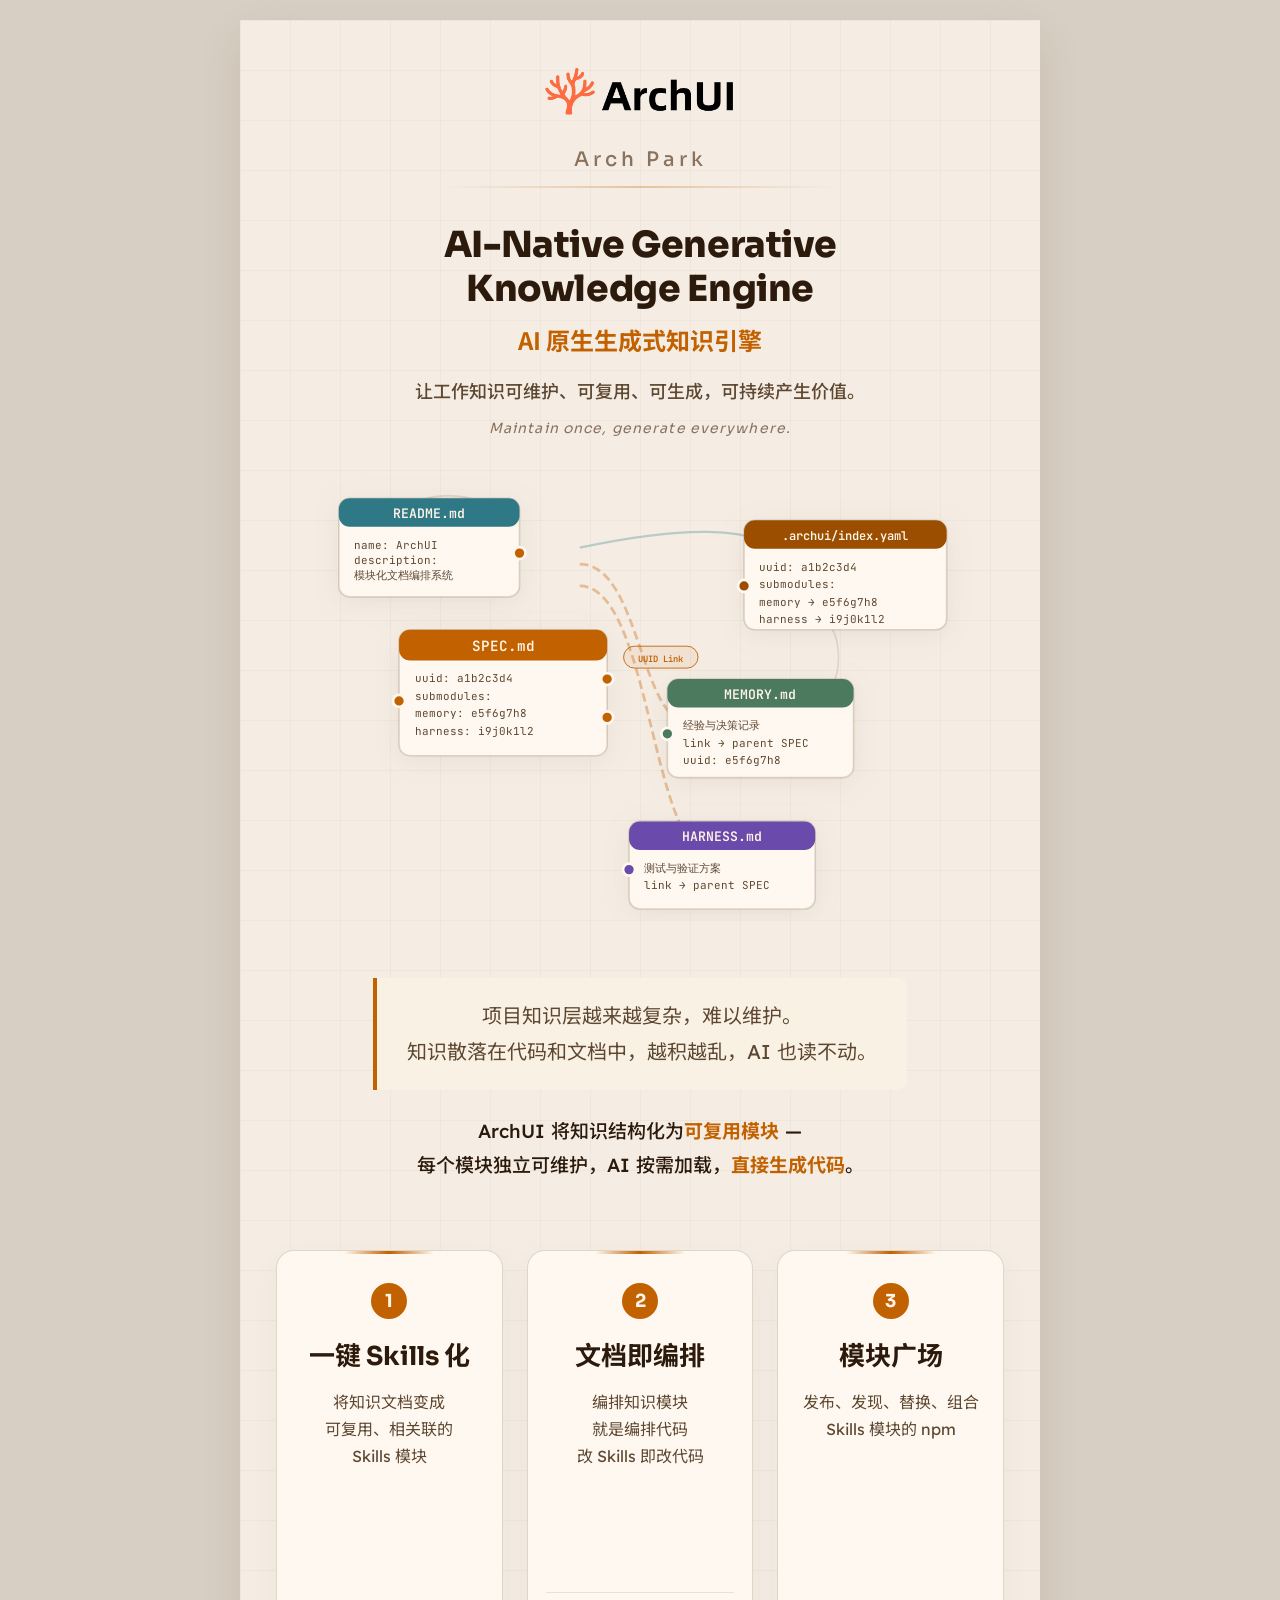
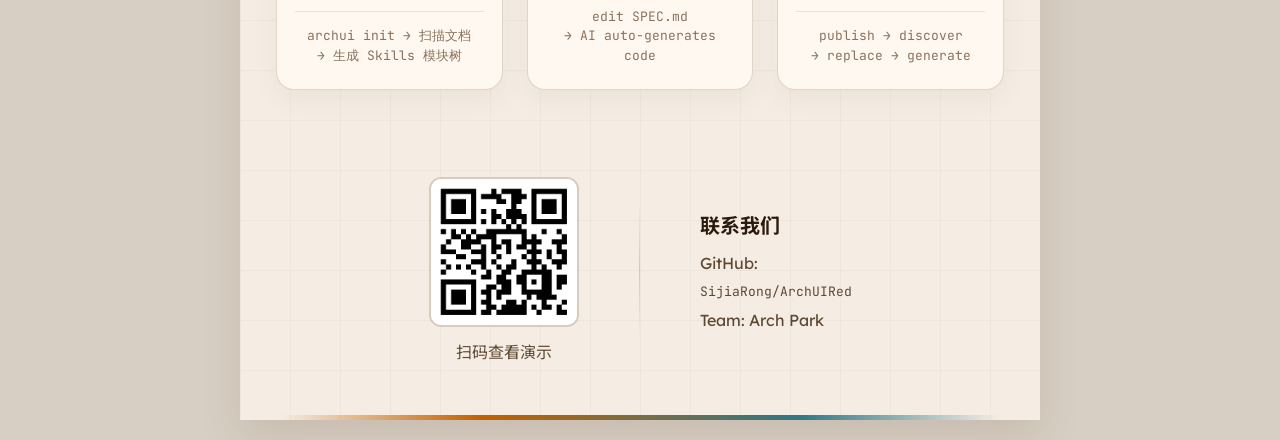
<file: hackathon/banner/resources/banner.html>
<!DOCTYPE html>
<html lang="zh-CN">
<head>
    <meta charset="UTF-8">
    <title>ArchUI — 易拉宝 80×200cm</title>
    <link rel="preconnect" href="https://fonts.googleapis.com">
    <link href="https://fonts.googleapis.com/css2?family=Syne:wght@700;800&family=Lexend:wght@300;400;500;600;700&family=Sora:wght@400;500;600;700;800&family=JetBrains+Mono:wght@400;600&family=Noto+Sans+SC:wght@300;400;500;700;900&display=swap" rel="stylesheet">
    <style>
        *, *::before, *::after { margin: 0; padding: 0; box-sizing: border-box; }

        :root {
            --honey: #C26100;
            --honey-strong: #9B4D00;
            --lake: #2F7886;
            --lake-strong: #235B67;
            --surface-page: #F5EDE4;
            --surface-panel: #FFF8F0;
            --surface-elevated: #FFFDF8;
            --surface-raised: #FAF1E5;
            --text-primary: #2C1B0C;
            --text-secondary: #5E4832;
            --text-tertiary: #8A725C;
            --text-inverse: #FFF5E9;
            --line-default: rgba(86, 57, 27, .18);
            --line-subtle: rgba(86, 57, 27, .12);
            --status-clean: #4B7A5E;
        }

        html, body {
            background: #d8cfc4;
            font-family: 'Lexend', 'Noto Sans SC', 'PingFang SC', sans-serif;
        }

        .banner {
            width: 800px;
            height: 2000px;
            margin: 20px auto;
            background: var(--surface-page);
            position: relative;
            overflow: hidden;
            display: flex;
            flex-direction: column;
            box-shadow: 0 18px 40px rgba(85, 55, 24, .12);
        }

        .banner::before {
            content: '';
            position: absolute;
            inset: 0;
            background-image:
                linear-gradient(rgba(92, 70, 49, .04) 1px, transparent 1px),
                linear-gradient(90deg, rgba(92, 70, 49, .04) 1px, transparent 1px);
            background-size: 50px 50px;
            pointer-events: none;
        }

        .banner > * { position: relative; z-index: 1; }

        /* === SECTION 1: BRAND HEADER === */
        .brand-header {
            height: 200px;
            display: flex;
            flex-direction: column;
            align-items: center;
            justify-content: center;
            gap: 14px;
        }

        .brand-header .logo-img {
            height: 80px;
            width: auto;
        }

        .brand-header .team-name {
            font-family: 'Sora', 'Noto Sans SC', sans-serif;
            font-size: 20px;
            color: var(--text-tertiary);
            letter-spacing: 0.2em;
            font-weight: 500;
        }

        .brand-header .divider {
            width: 50%;
            height: 2px;
            background: linear-gradient(90deg, transparent, var(--honey), transparent);
            opacity: 0.3;
        }

        /* === SECTION 2: NODE CANVAS === */
        .main-visual {
            height: 500px;
            display: flex;
            align-items: center;
            justify-content: center;
            padding: 16px;
        }

        .node-canvas { width: 720px; height: 460px; }
        .node-canvas svg { width: 100%; height: 100%; }

        .node-box {
            fill: var(--surface-panel);
            stroke: var(--line-default);
            stroke-width: 1.5;
            filter: drop-shadow(0 4px 12px rgba(85, 55, 24, .08));
        }
        .node-header-spec { fill: var(--honey); }
        .node-header-memory { fill: var(--status-clean); }
        .node-header-harness { fill: #6a4aaa; }
        .node-header-config { fill: var(--honey-strong); }
        .node-header-generic { fill: var(--lake); }
        .node-label {
            fill: var(--text-inverse);
            font-family: 'JetBrains Mono', monospace;
            font-weight: 600;
        }
        .node-sublabel {
            fill: var(--text-secondary);
            font-family: 'JetBrains Mono', monospace;
        }
        .node-port {
            fill: var(--honey);
            stroke: var(--surface-panel);
            stroke-width: 2.5;
        }
        .conn {
            fill: none;
            stroke: var(--honey);
            stroke-opacity: 0.35;
            stroke-width: 2.5;
            stroke-dasharray: 8 4;
        }
        .conn-lake {
            fill: none;
            stroke: var(--lake);
            stroke-opacity: 0.3;
            stroke-width: 2;
        }
        .conn-subtle {
            fill: none;
            stroke: var(--text-tertiary);
            stroke-opacity: 0.2;
            stroke-width: 1.5;
        }

        /* === SECTION 3: PRODUCT DEFINITION === */
        .project-info {
            height: 220px;
            display: flex;
            flex-direction: column;
            align-items: center;
            justify-content: center;
            gap: 6px;
            text-align: center;
            padding: 0 40px;
        }

        .project-info .subtitle-en {
            font-family: 'Sora', 'Lexend', sans-serif;
            font-size: 36px;
            font-weight: 800;
            color: var(--text-primary);
            letter-spacing: -0.01em;
            line-height: 1.2;
        }

        .project-info .subtitle-zh {
            font-family: 'Noto Sans SC', sans-serif;
            font-size: 24px;
            font-weight: 700;
            color: var(--honey);
            margin-top: 6px;
        }

        .project-info .value-line {
            font-size: 18px;
            font-weight: 500;
            color: var(--text-secondary);
            margin-top: 14px;
        }

        .project-info .tagline {
            font-family: 'Sora', sans-serif;
            font-size: 14px;
            color: var(--text-tertiary);
            margin-top: 10px;
            letter-spacing: 0.08em;
            font-style: italic;
        }

        /* === SECTION 4: PROBLEM + SOLUTION === */
        .project-intro {
            height: 280px;
            display: flex;
            flex-direction: column;
            align-items: center;
            justify-content: center;
            padding: 20px 60px;
            gap: 24px;
        }

        .intro-problem {
            font-size: 20px;
            color: var(--text-secondary);
            line-height: 1.8;
            text-align: center;
            position: relative;
            padding: 20px 30px;
            background: var(--surface-raised);
            border-left: 4px solid var(--honey);
            border-radius: 0 10px 10px 0;
        }

        .intro-solution {
            font-size: 19px;
            color: var(--text-primary);
            line-height: 1.8;
            text-align: center;
            font-weight: 500;
        }

        .intro-solution strong {
            color: var(--honey);
            font-weight: 700;
        }

        /* === SECTION 5: THREE HIGHLIGHTS === */
        .highlights {
            height: 500px;
            display: flex;
            align-items: stretch;
            justify-content: center;
            padding: 30px 36px;
            gap: 24px;
        }

        .highlight-card {
            flex: 1;
            background: var(--surface-panel);
            border: 1.5px solid var(--line-default);
            border-radius: 18px;
            padding: 32px 18px 24px;
            display: flex;
            flex-direction: column;
            align-items: center;
            text-align: center;
            gap: 16px;
            position: relative;
            box-shadow: 0 10px 26px rgba(85, 55, 24, .06);
        }

        .highlight-card::before {
            content: '';
            position: absolute;
            top: 0; left: 50%;
            transform: translateX(-50%);
            width: 40%;
            height: 3px;
            border-radius: 0 0 4px 4px;
            background: linear-gradient(90deg, transparent, var(--honey), transparent);
        }

        .highlight-card .card-num {
            width: 36px;
            height: 36px;
            border-radius: 50%;
            background: var(--honey);
            color: var(--text-inverse);
            font-family: 'Sora', sans-serif;
            font-size: 18px;
            font-weight: 700;
            display: flex;
            align-items: center;
            justify-content: center;
            flex-shrink: 0;
        }

        .highlight-card .card-title {
            font-family: 'Sora', 'Noto Sans SC', sans-serif;
            font-size: 26px;
            font-weight: 700;
            color: var(--text-primary);
        }

        .highlight-card .card-subtitle {
            font-size: 16px;
            color: var(--text-secondary);
            line-height: 1.7;
        }

        .highlight-card .card-example {
            font-size: 13px;
            color: var(--text-tertiary);
            font-family: 'JetBrains Mono', monospace;
            margin-top: auto;
            padding-top: 14px;
            border-top: 1px solid var(--line-subtle);
            width: 100%;
            line-height: 1.5;
        }

        /* === SECTION 6: FOOTER === */
        .footer {
            height: 300px;
            display: flex;
            align-items: center;
            justify-content: center;
            gap: 60px;
        }

        .qr-block {
            display: flex;
            flex-direction: column;
            align-items: center;
            gap: 12px;
        }

        .qr-block img {
            width: 150px;
            height: 150px;
            border-radius: 12px;
            border: 2px solid var(--line-default);
        }

        .qr-label {
            font-size: 16px;
            color: var(--text-secondary);
        }

        .footer-sep {
            width: 1px;
            height: 140px;
            background: linear-gradient(180deg, transparent, var(--honey), transparent);
            opacity: 0.3;
        }

        .contact-block {
            display: flex;
            flex-direction: column;
            gap: 10px;
            color: var(--text-secondary);
            font-size: 16px;
        }

        .contact-block .contact-title {
            font-family: 'Sora', 'Noto Sans SC', sans-serif;
            font-size: 20px;
            color: var(--text-primary);
            font-weight: 700;
            margin-bottom: 4px;
        }

        .footer-line {
            position: absolute;
            bottom: 0; left: 0; right: 0;
            height: 5px;
            background: linear-gradient(90deg, transparent 5%, var(--honey) 30%, var(--lake) 70%, transparent 95%);
        }

        @page { size: 800px 2000px; margin: 0; }
        @media print {
            html, body { background: #fff; margin: 0; padding: 0; }
            .banner { width: 800px; height: 2000px; margin: 0; box-shadow: none; page-break-inside: avoid; break-inside: avoid; }
        }
    </style>
</head>
<body>
    <div class="banner">

        <!-- SECTION 1: BRAND HEADER -->
        <section class="brand-header">
            <img src="archui-logo-transparent.png" alt="ArchUI" class="logo-img">
            <div class="team-name">Arch Park</div>
            <div class="divider"></div>
        </section>

        <!-- SECTION 2: PRODUCT DEFINITION -->
        <section class="project-info">
            <div class="subtitle-en">AI-Native Generative<br>Knowledge Engine</div>
            <div class="subtitle-zh">AI 原生生成式知识引擎</div>
            <div class="value-line">让工作知识可维护、可复用、可生成，可持续产生价值。</div>
            <div class="tagline">Maintain once, generate everywhere.</div>
        </section>

        <!-- SECTION 3: NODE CANVAS -->
        <section class="main-visual">
            <div class="node-canvas">
                <svg viewBox="0 0 600 420" xmlns="http://www.w3.org/2000/svg">
                    <path d="M 245,95 C 300,95 300,240 345,240" class="conn"/>
                    <path d="M 245,115 C 310,115 310,360 365,360" class="conn"/>
                    <path d="M 245,80 C 340,60 400,60 435,85" class="conn-lake"/>
                    <path d="M 455,220 C 490,220 490,140 455,140" class="conn-subtle"/>
                    <path d="M 165,55 C 165,25 85,25 85,55" class="conn-subtle"/>

                    <g transform="translate(25, 35)">
                        <rect width="165" height="90" rx="10" ry="10" class="node-box"/>
                        <rect width="165" height="26" rx="10" ry="10" class="node-header-generic"/>
                        <text x="82" y="18" text-anchor="middle" class="node-label" font-size="12">README.md</text>
                        <text x="14" y="46" class="node-sublabel" font-size="10">name: ArchUI</text>
                        <text x="14" y="60" class="node-sublabel" font-size="10">description:</text>
                        <text x="14" y="74" class="node-sublabel" font-size="10">  模块化文档编排系统</text>
                        <circle cx="165" cy="50" r="5.5" class="node-port"/>
                    </g>

                    <g transform="translate(80, 155)">
                        <rect width="190" height="115" rx="10" ry="10" class="node-box"/>
                        <rect width="190" height="28" rx="10" ry="10" class="node-header-spec"/>
                        <text x="95" y="19" text-anchor="middle" class="node-label" font-size="13">SPEC.md</text>
                        <text x="15" y="48" class="node-sublabel" font-size="10">uuid: a1b2c3d4</text>
                        <text x="15" y="64" class="node-sublabel" font-size="10">submodules:</text>
                        <text x="15" y="80" class="node-sublabel" font-size="10">  memory: e5f6g7h8</text>
                        <text x="15" y="96" class="node-sublabel" font-size="10">  harness: i9j0k1l2</text>
                        <circle cx="0" cy="65" r="5.5" class="node-port"/>
                        <circle cx="190" cy="45" r="5.5" class="node-port"/>
                        <circle cx="190" cy="80" r="5.5" class="node-port"/>
                    </g>

                    <g transform="translate(325, 200)">
                        <rect width="170" height="90" rx="10" ry="10" class="node-box"/>
                        <rect width="170" height="26" rx="10" ry="10" class="node-header-memory"/>
                        <text x="85" y="18" text-anchor="middle" class="node-label" font-size="12">MEMORY.md</text>
                        <text x="14" y="46" class="node-sublabel" font-size="10">经验与决策记录</text>
                        <text x="14" y="62" class="node-sublabel" font-size="10">link → parent SPEC</text>
                        <text x="14" y="78" class="node-sublabel" font-size="10">uuid: e5f6g7h8</text>
                        <circle cx="0" cy="50" r="5.5" class="node-port" style="fill:var(--status-clean)"/>
                    </g>

                    <g transform="translate(290, 330)">
                        <rect width="170" height="80" rx="10" ry="10" class="node-box"/>
                        <rect width="170" height="26" rx="10" ry="10" class="node-header-harness"/>
                        <text x="85" y="18" text-anchor="middle" class="node-label" font-size="12">HARNESS.md</text>
                        <text x="14" y="46" class="node-sublabel" font-size="10">测试与验证方案</text>
                        <text x="14" y="62" class="node-sublabel" font-size="10">link → parent SPEC</text>
                        <circle cx="0" cy="44" r="5.5" class="node-port" style="fill:#6a4aaa"/>
                    </g>

                    <g transform="translate(395, 55)">
                        <rect width="185" height="100" rx="10" ry="10" class="node-box"/>
                        <rect width="185" height="26" rx="10" ry="10" class="node-header-config"/>
                        <text x="92" y="18" text-anchor="middle" class="node-label" font-size="11">.archui/index.yaml</text>
                        <text x="14" y="46" class="node-sublabel" font-size="10">uuid: a1b2c3d4</text>
                        <text x="14" y="62" class="node-sublabel" font-size="10">submodules:</text>
                        <text x="14" y="78" class="node-sublabel" font-size="10">  memory → e5f6g7h8</text>
                        <text x="14" y="94" class="node-sublabel" font-size="10">  harness → i9j0k1l2</text>
                        <circle cx="0" cy="60" r="5.5" class="node-port" style="fill:var(--honey-strong)"/>
                    </g>

                    <g transform="translate(285, 170)">
                        <rect width="68" height="20" rx="10" fill="rgba(194,97,0,0.08)" stroke="var(--honey)" stroke-width="0.8"/>
                        <text x="34" y="14" text-anchor="middle" fill="var(--honey)" font-family="JetBrains Mono" font-size="8" font-weight="600">UUID Link</text>
                    </g>
                </svg>
            </div>
        </section>

        <!-- SECTION 4: PROBLEM + SOLUTION -->
        <section class="project-intro">
            <div class="intro-problem">
                项目知识层越来越复杂，难以维护。<br>
                知识散落在代码和文档中，越积越乱，AI 也读不动。
            </div>
            <div class="intro-solution">
                ArchUI 将知识结构化为<strong>可复用模块</strong> —<br>
                每个模块独立可维护，AI 按需加载，<strong>直接生成代码</strong>。
            </div>
        </section>

        <!-- SECTION 5: THREE HIGHLIGHTS -->
        <section class="highlights">
            <div class="highlight-card">
                <div class="card-num">1</div>
                <div class="card-title">一键 Skills 化</div>
                <div class="card-subtitle">将知识文档变成<br>可复用、相关联的<br>Skills 模块</div>
                <div class="card-example">archui init → 扫描文档<br>→ 生成 Skills 模块树</div>
            </div>
            <div class="highlight-card">
                <div class="card-num">2</div>
                <div class="card-title">文档即编排</div>
                <div class="card-subtitle">编排知识模块<br>就是编排代码<br>改 Skills 即改代码</div>
                <div class="card-example">edit SPEC.md<br>→ AI auto-generates code</div>
            </div>
            <div class="highlight-card">
                <div class="card-num">3</div>
                <div class="card-title">模块广场</div>
                <div class="card-subtitle">发布、发现、替换、组合<br>Skills 模块的 npm</div>
                <div class="card-example">publish → discover<br>→ replace → generate</div>
            </div>
        </section>

        <!-- SECTION 6: FOOTER -->
        <section class="footer">
            <div class="qr-block">
                <img src="qrcode.png" alt="QR Code">
                <div class="qr-label">扫码查看演示</div>
            </div>
            <div class="footer-sep"></div>
            <div class="contact-block">
                <div class="contact-title">联系我们</div>
                <div>GitHub:</div>
                <div style="font-family:'JetBrains Mono',monospace;font-size:13px;">SijiaRong/ArchUIRed</div>
                <div>Team: Arch Park</div>
            </div>
        </section>

        <div class="footer-line"></div>
    </div>
</body>
</html>
</file>
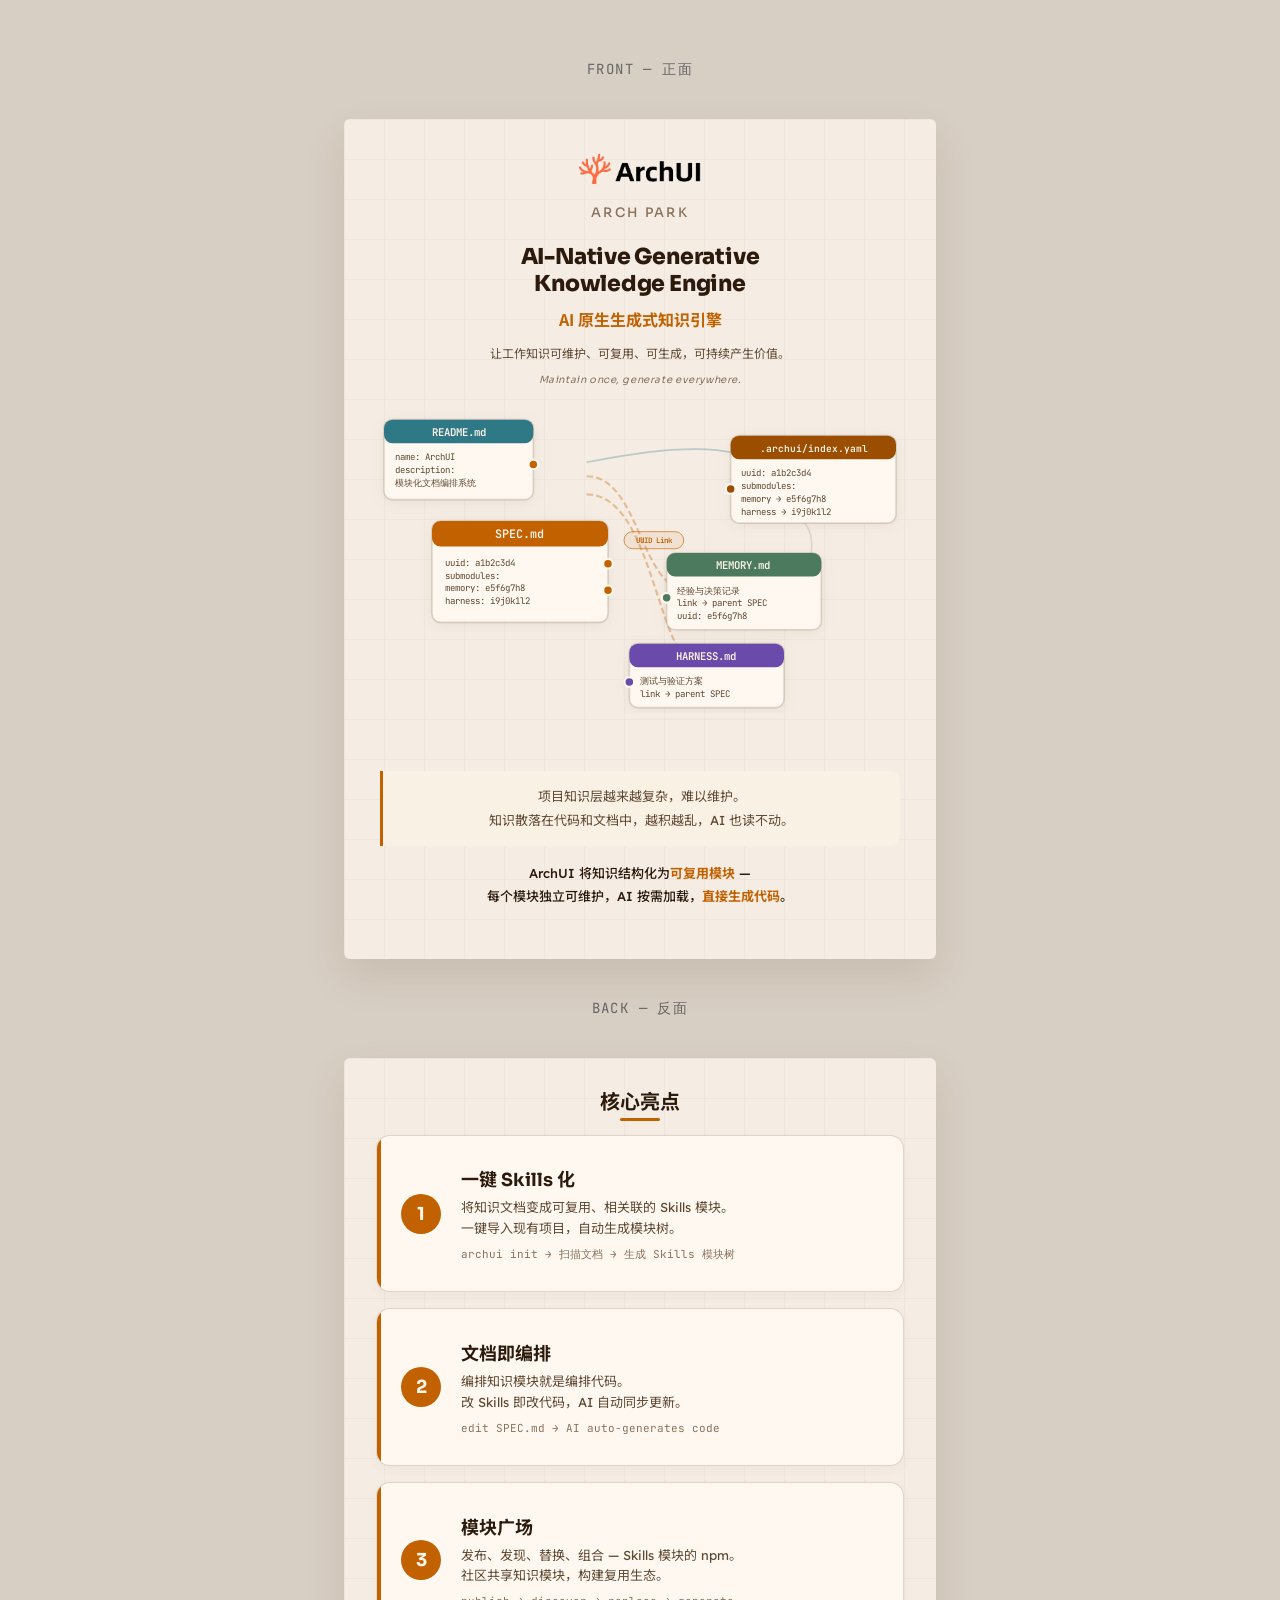
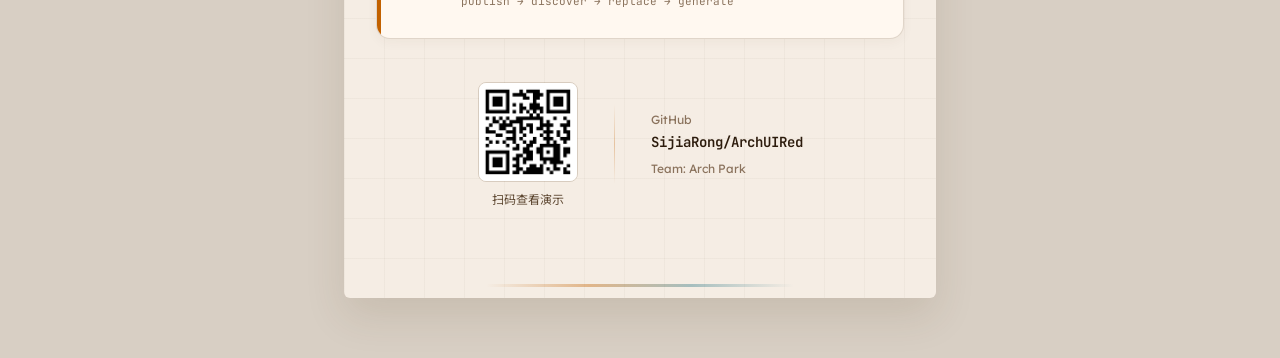
<file: hackathon/brochure/resources/card.html>
<!DOCTYPE html>
<html lang="zh-CN">
<head>
    <meta charset="UTF-8">
    <title>ArchUI — A5 宣传硬卡</title>
    <link rel="preconnect" href="https://fonts.googleapis.com">
    <link href="https://fonts.googleapis.com/css2?family=Syne:wght@700;800&family=Lexend:wght@300;400;500;600;700&family=Sora:wght@400;500;600;700;800&family=JetBrains+Mono:wght@400;600&family=Noto+Sans+SC:wght@300;400;500;700;900&display=swap" rel="stylesheet">
    <style>
        *, *::before, *::after { margin: 0; padding: 0; box-sizing: border-box; }

        :root {
            --honey: #C26100;
            --honey-strong: #9B4D00;
            --lake: #2F7886;
            --surface-page: #F5EDE4;
            --surface-panel: #FFF8F0;
            --surface-raised: #FAF1E5;
            --text-primary: #2C1B0C;
            --text-secondary: #5E4832;
            --text-tertiary: #8A725C;
            --text-inverse: #FFF5E9;
            --line-default: rgba(86, 57, 27, .18);
            --line-subtle: rgba(86, 57, 27, .12);
            --status-clean: #4B7A5E;
        }

        html, body {
            background: #d8cfc4;
            font-family: 'Lexend', 'Noto Sans SC', 'PingFang SC', sans-serif;
            display: flex;
            flex-direction: column;
            align-items: center;
            padding: 30px;
            gap: 40px;
        }

        .page-label {
            font-size: 14px;
            color: #666;
            font-family: 'JetBrains Mono', monospace;
            letter-spacing: 0.1em;
        }

        .card {
            width: 592px;
            height: 840px;
            background: var(--surface-page);
            position: relative;
            overflow: hidden;
            box-shadow: 0 18px 40px rgba(85, 55, 24, .12);
            border-radius: 6px;
        }

        .card::before {
            content: '';
            position: absolute;
            inset: 0;
            background-image:
                linear-gradient(rgba(92, 70, 49, .04) 1px, transparent 1px),
                linear-gradient(90deg, rgba(92, 70, 49, .04) 1px, transparent 1px);
            background-size: 40px 40px;
            pointer-events: none;
        }

        .card > * { position: relative; z-index: 1; }

        /* ============ FRONT SIDE ============ */

        .front-header {
            height: 126px;
            display: flex;
            flex-direction: column;
            align-items: center;
            justify-content: center;
            gap: 8px;
        }

        .front-header .logo {
            height: 52px;
            width: auto;
        }

        .front-header .team {
            font-family: 'Sora', 'Noto Sans SC', sans-serif;
            font-size: 13px;
            color: var(--text-tertiary);
            letter-spacing: 0.18em;
            font-weight: 500;
        }

        .front-visual {
            height: 336px;
            display: flex;
            align-items: center;
            justify-content: center;
            padding: 8px 16px;
        }

        .front-visual svg { width: 100%; height: 100%; }

        .n-box {
            fill: var(--surface-panel);
            stroke: var(--line-default);
            stroke-width: 1.5;
            filter: drop-shadow(0 2px 6px rgba(85, 55, 24, .08));
        }
        .n-hdr-spec { fill: var(--honey); }
        .n-hdr-memory { fill: var(--status-clean); }
        .n-hdr-harness { fill: #6a4aaa; }
        .n-hdr-config { fill: var(--honey-strong); }
        .n-hdr-generic { fill: var(--lake); }
        .n-lbl { fill: var(--text-inverse); font-family: 'JetBrains Mono', monospace; font-weight: 600; }
        .n-sub { fill: var(--text-secondary); font-family: 'JetBrains Mono', monospace; }
        .n-port { fill: var(--honey); stroke: var(--surface-panel); stroke-width: 2; }
        .conn { fill: none; stroke: var(--honey); stroke-opacity: 0.35; stroke-width: 2; stroke-dasharray: 6 3; }
        .conn-lake { fill: none; stroke: var(--lake); stroke-opacity: 0.3; stroke-width: 1.5; }
        .conn-s { fill: none; stroke: var(--text-tertiary); stroke-opacity: 0.2; stroke-width: 1.5; }

        .front-title {
            height: 140px;
            display: flex;
            flex-direction: column;
            align-items: center;
            justify-content: center;
            gap: 6px;
            text-align: center;
            padding: 0 32px;
        }

        .front-title .def-en {
            font-family: 'Sora', 'Lexend', sans-serif;
            font-size: 22px;
            font-weight: 800;
            color: var(--text-primary);
            letter-spacing: -0.01em;
            line-height: 1.2;
        }

        .front-title .def-zh {
            font-family: 'Noto Sans SC', sans-serif;
            font-size: 16px;
            color: var(--honey);
            font-weight: 700;
            margin-top: 4px;
        }

        .front-title .value {
            font-size: 12px;
            color: var(--text-secondary);
            margin-top: 8px;
            line-height: 1.5;
        }

        .front-title .tagline {
            font-family: 'Sora', sans-serif;
            font-size: 10px;
            color: var(--text-tertiary);
            font-style: italic;
            letter-spacing: 0.06em;
            margin-top: 4px;
        }

        .front-intro {
            height: 238px;
            display: flex;
            flex-direction: column;
            align-items: center;
            justify-content: center;
            padding: 16px 36px;
            gap: 16px;
        }

        .intro-pain {
            font-size: 13px;
            color: var(--text-secondary);
            line-height: 1.8;
            text-align: center;
            padding: 14px 20px;
            background: var(--surface-raised);
            border-left: 3px solid var(--honey);
            border-radius: 0 10px 10px 0;
            width: 100%;
        }

        .intro-solve {
            font-size: 13px;
            color: var(--text-primary);
            line-height: 1.8;
            text-align: center;
            font-weight: 500;
        }

        .intro-solve strong {
            color: var(--honey);
            font-weight: 700;
        }

        /* ============ BACK SIDE ============ */

        .back-section-title {
            text-align: center;
            padding: 28px 0 20px;
        }

        .back-section-title span {
            font-family: 'Sora', 'Noto Sans SC', sans-serif;
            font-size: 20px;
            font-weight: 700;
            color: var(--text-primary);
            position: relative;
        }

        .back-section-title span::after {
            content: '';
            position: absolute;
            bottom: -6px;
            left: 50%;
            transform: translateX(-50%);
            width: 40px;
            height: 3px;
            background: var(--honey);
            border-radius: 2px;
        }

        .back-highlights {
            height: 504px;
            display: flex;
            flex-direction: column;
            padding: 0 32px;
            gap: 16px;
        }

        .h-card {
            flex: 1;
            background: var(--surface-panel);
            border: 1px solid var(--line-default);
            border-radius: 14px;
            padding: 20px 24px;
            display: flex;
            align-items: center;
            gap: 20px;
            position: relative;
            overflow: hidden;
            box-shadow: 0 4px 12px rgba(85, 55, 24, .04);
        }

        .h-card::before {
            content: '';
            position: absolute;
            left: 0; top: 0; bottom: 0;
            width: 4px;
            background: var(--honey);
            border-radius: 14px 0 0 14px;
        }

        .h-num {
            width: 40px;
            height: 40px;
            border-radius: 50%;
            background: var(--honey);
            color: var(--text-inverse);
            font-family: 'Sora', sans-serif;
            font-size: 18px;
            font-weight: 700;
            display: flex;
            align-items: center;
            justify-content: center;
            flex-shrink: 0;
        }

        .h-body { flex: 1; }

        .h-body .h-title {
            font-family: 'Sora', 'Noto Sans SC', sans-serif;
            font-size: 18px;
            font-weight: 700;
            color: var(--text-primary);
            margin-bottom: 6px;
        }

        .h-body .h-desc {
            font-size: 13px;
            color: var(--text-secondary);
            line-height: 1.6;
        }

        .h-body .h-example {
            font-size: 11px;
            color: var(--text-tertiary);
            font-family: 'JetBrains Mono', monospace;
            margin-top: 8px;
        }

        .back-contact {
            height: 210px;
            display: flex;
            align-items: center;
            justify-content: center;
            gap: 36px;
            padding: 0 32px;
        }

        .qr-section {
            display: flex;
            flex-direction: column;
            align-items: center;
            gap: 8px;
        }

        .qr-section img {
            width: 100px;
            height: 100px;
            border-radius: 8px;
            border: 1.5px solid var(--line-default);
        }

        .qr-section .qr-text {
            font-size: 12px;
            color: var(--text-secondary);
        }

        .contact-sep {
            width: 1px;
            height: 80px;
            background: linear-gradient(180deg, transparent, var(--honey), transparent);
            opacity: 0.3;
        }

        .github-section {
            display: flex;
            flex-direction: column;
            gap: 6px;
        }

        .github-section .gh-label {
            font-size: 12px;
            color: var(--text-tertiary);
        }

        .github-section .gh-repo {
            font-size: 14px;
            font-family: 'JetBrains Mono', monospace;
            font-weight: 600;
            color: var(--text-primary);
        }

        .github-section .gh-team {
            font-size: 12px;
            color: var(--text-tertiary);
            margin-top: 4px;
        }

        .back-bottom {
            height: 126px;
            display: flex;
            flex-direction: column;
            align-items: center;
            justify-content: center;
            gap: 10px;
            padding: 0 40px;
        }

        .back-bottom .bottom-line {
            font-size: 12px;
            color: var(--text-tertiary);
            text-align: center;
            font-style: italic;
            line-height: 1.6;
        }

        .back-bottom .bottom-brand {
            font-family: 'Sora', sans-serif;
            font-size: 11px;
            color: var(--text-tertiary);
            letter-spacing: 0.15em;
        }

        .back-bottom .bottom-bar {
            width: 60%;
            height: 3px;
            background: linear-gradient(90deg, transparent, var(--honey), var(--lake), transparent);
            border-radius: 2px;
            opacity: 0.4;
        }

        @page { size: 148mm 210mm; margin: 0; }
        @media print {
            html, body { background: #fff; padding: 0; gap: 0; }
            .page-label { display: none; }
            .card { box-shadow: none; border-radius: 0; page-break-after: always; break-after: page; }
            .card:last-child { page-break-after: auto; }
        }
    </style>
</head>
<body>

    <!-- ===== FRONT SIDE ===== -->
    <div class="page-label">FRONT — 正面</div>
    <div class="card">

        <section class="front-header">
            <img src="archui-logo-transparent.png" alt="ArchUI" class="logo">
            <div class="team">ARCH PARK</div>
        </section>

        <section class="front-title">
            <div class="def-en">AI-Native Generative<br>Knowledge Engine</div>
            <div class="def-zh">AI 原生生成式知识引擎</div>
            <div class="value">让工作知识可维护、可复用、可生成，可持续产生价值。</div>
            <div class="tagline">Maintain once, generate everywhere.</div>
        </section>

        <section class="front-visual">
            <svg viewBox="0 0 520 300" xmlns="http://www.w3.org/2000/svg">
                <path d="M 210,78 C 260,78 260,185 305,185" class="conn"/>
                <path d="M 210,95 C 275,95 275,260 320,260" class="conn"/>
                <path d="M 210,65 C 295,48 345,48 380,68" class="conn-lake"/>
                <path d="M 400,170 C 428,170 428,115 400,115" class="conn-s"/>

                <g transform="translate(20, 25)">
                    <rect width="140" height="75" rx="8" ry="8" class="n-box"/>
                    <rect width="140" height="22" rx="8" ry="8" class="n-hdr-generic"/>
                    <text x="70" y="15" text-anchor="middle" class="n-lbl" font-size="10">README.md</text>
                    <text x="10" y="38" class="n-sub" font-size="8.5">name: ArchUI</text>
                    <text x="10" y="50" class="n-sub" font-size="8.5">description:</text>
                    <text x="10" y="62" class="n-sub" font-size="8.5">  模块化文档编排系统</text>
                    <circle cx="140" cy="42" r="4.5" class="n-port"/>
                </g>

                <g transform="translate(65, 120)">
                    <rect width="165" height="95" rx="8" ry="8" class="n-box"/>
                    <rect width="165" height="24" rx="8" ry="8" class="n-hdr-spec"/>
                    <text x="82" y="16" text-anchor="middle" class="n-lbl" font-size="11">SPEC.md</text>
                    <text x="12" y="42" class="n-sub" font-size="8.5">uuid: a1b2c3d4</text>
                    <text x="12" y="54" class="n-sub" font-size="8.5">submodules:</text>
                    <text x="12" y="66" class="n-sub" font-size="8.5">  memory: e5f6g7h8</text>
                    <text x="12" y="78" class="n-sub" font-size="8.5">  harness: i9j0k1l2</text>
                    <circle cx="165" cy="40" r="4.5" class="n-port"/>
                    <circle cx="165" cy="65" r="4.5" class="n-port"/>
                </g>

                <g transform="translate(285, 150)">
                    <rect width="145" height="72" rx="8" ry="8" class="n-box"/>
                    <rect width="145" height="22" rx="8" ry="8" class="n-hdr-memory"/>
                    <text x="72" y="15" text-anchor="middle" class="n-lbl" font-size="10">MEMORY.md</text>
                    <text x="10" y="38" class="n-sub" font-size="8.5">经验与决策记录</text>
                    <text x="10" y="50" class="n-sub" font-size="8.5">link → parent SPEC</text>
                    <text x="10" y="62" class="n-sub" font-size="8.5">uuid: e5f6g7h8</text>
                    <circle cx="0" cy="42" r="4.5" class="n-port" style="fill:var(--status-clean)"/>
                </g>

                <g transform="translate(250, 235)">
                    <rect width="145" height="60" rx="8" ry="8" class="n-box"/>
                    <rect width="145" height="22" rx="8" ry="8" class="n-hdr-harness"/>
                    <text x="72" y="15" text-anchor="middle" class="n-lbl" font-size="10">HARNESS.md</text>
                    <text x="10" y="38" class="n-sub" font-size="8.5">测试与验证方案</text>
                    <text x="10" y="50" class="n-sub" font-size="8.5">link → parent SPEC</text>
                    <circle cx="0" cy="36" r="4.5" class="n-port" style="fill:#6a4aaa"/>
                </g>

                <g transform="translate(345, 40)">
                    <rect width="155" height="82" rx="8" ry="8" class="n-box"/>
                    <rect width="155" height="22" rx="8" ry="8" class="n-hdr-config"/>
                    <text x="78" y="15" text-anchor="middle" class="n-lbl" font-size="9">.archui/index.yaml</text>
                    <text x="10" y="38" class="n-sub" font-size="8.5">uuid: a1b2c3d4</text>
                    <text x="10" y="50" class="n-sub" font-size="8.5">submodules:</text>
                    <text x="10" y="62" class="n-sub" font-size="8.5">  memory → e5f6g7h8</text>
                    <text x="10" y="74" class="n-sub" font-size="8.5">  harness → i9j0k1l2</text>
                    <circle cx="0" cy="50" r="4.5" class="n-port" style="fill:var(--honey-strong)"/>
                </g>

                <g transform="translate(245, 130)">
                    <rect width="56" height="16" rx="8" fill="rgba(194,97,0,0.08)" stroke="var(--honey)" stroke-width="0.6"/>
                    <text x="28" y="11" text-anchor="middle" fill="var(--honey)" font-family="JetBrains Mono" font-size="7" font-weight="600">UUID Link</text>
                </g>
            </svg>
        </section>

        <section class="front-intro">
            <div class="intro-pain">
                项目知识层越来越复杂，难以维护。<br>
                知识散落在代码和文档中，越积越乱，AI 也读不动。
            </div>
            <div class="intro-solve">
                ArchUI 将知识结构化为<strong>可复用模块</strong> —<br>
                每个模块独立可维护，AI 按需加载，<strong>直接生成代码</strong>。
            </div>
        </section>

    </div>

    <!-- ===== BACK SIDE ===== -->
    <div class="page-label">BACK — 反面</div>
    <div class="card">

        <div class="back-section-title"><span>核心亮点</span></div>

        <section class="back-highlights">
            <div class="h-card">
                <div class="h-num">1</div>
                <div class="h-body">
                    <div class="h-title">一键 Skills 化</div>
                    <div class="h-desc">将知识文档变成可复用、相关联的 Skills 模块。<br>一键导入现有项目，自动生成模块树。</div>
                    <div class="h-example">archui init → 扫描文档 → 生成 Skills 模块树</div>
                </div>
            </div>
            <div class="h-card">
                <div class="h-num">2</div>
                <div class="h-body">
                    <div class="h-title">文档即编排</div>
                    <div class="h-desc">编排知识模块就是编排代码。<br>改 Skills 即改代码，AI 自动同步更新。</div>
                    <div class="h-example">edit SPEC.md → AI auto-generates code</div>
                </div>
            </div>
            <div class="h-card">
                <div class="h-num">3</div>
                <div class="h-body">
                    <div class="h-title">模块广场</div>
                    <div class="h-desc">发布、发现、替换、组合 — Skills 模块的 npm。<br>社区共享知识模块，构建复用生态。</div>
                    <div class="h-example">publish → discover → replace → generate</div>
                </div>
            </div>
        </section>

        <section class="back-contact">
            <div class="qr-section">
                <img src="qrcode.png" alt="QR Code">
                <div class="qr-text">扫码查看演示</div>
            </div>
            <div class="contact-sep"></div>
            <div class="github-section">
                <div class="gh-label">GitHub</div>
                <div class="gh-repo">SijiaRong/ArchUIRed</div>
                <div class="gh-team">Team: Arch Park</div>
            </div>
        </section>

        <section class="back-bottom">
            <div class="bottom-bar"></div>
            <div class="bottom-line">
                让工作知识可维护、可复用、可生成，可持续产生价值。
            </div>
            <div class="bottom-brand">ARCH PARK · ARCHUI</div>
        </section>

    </div>

</body>
</html>
</file>
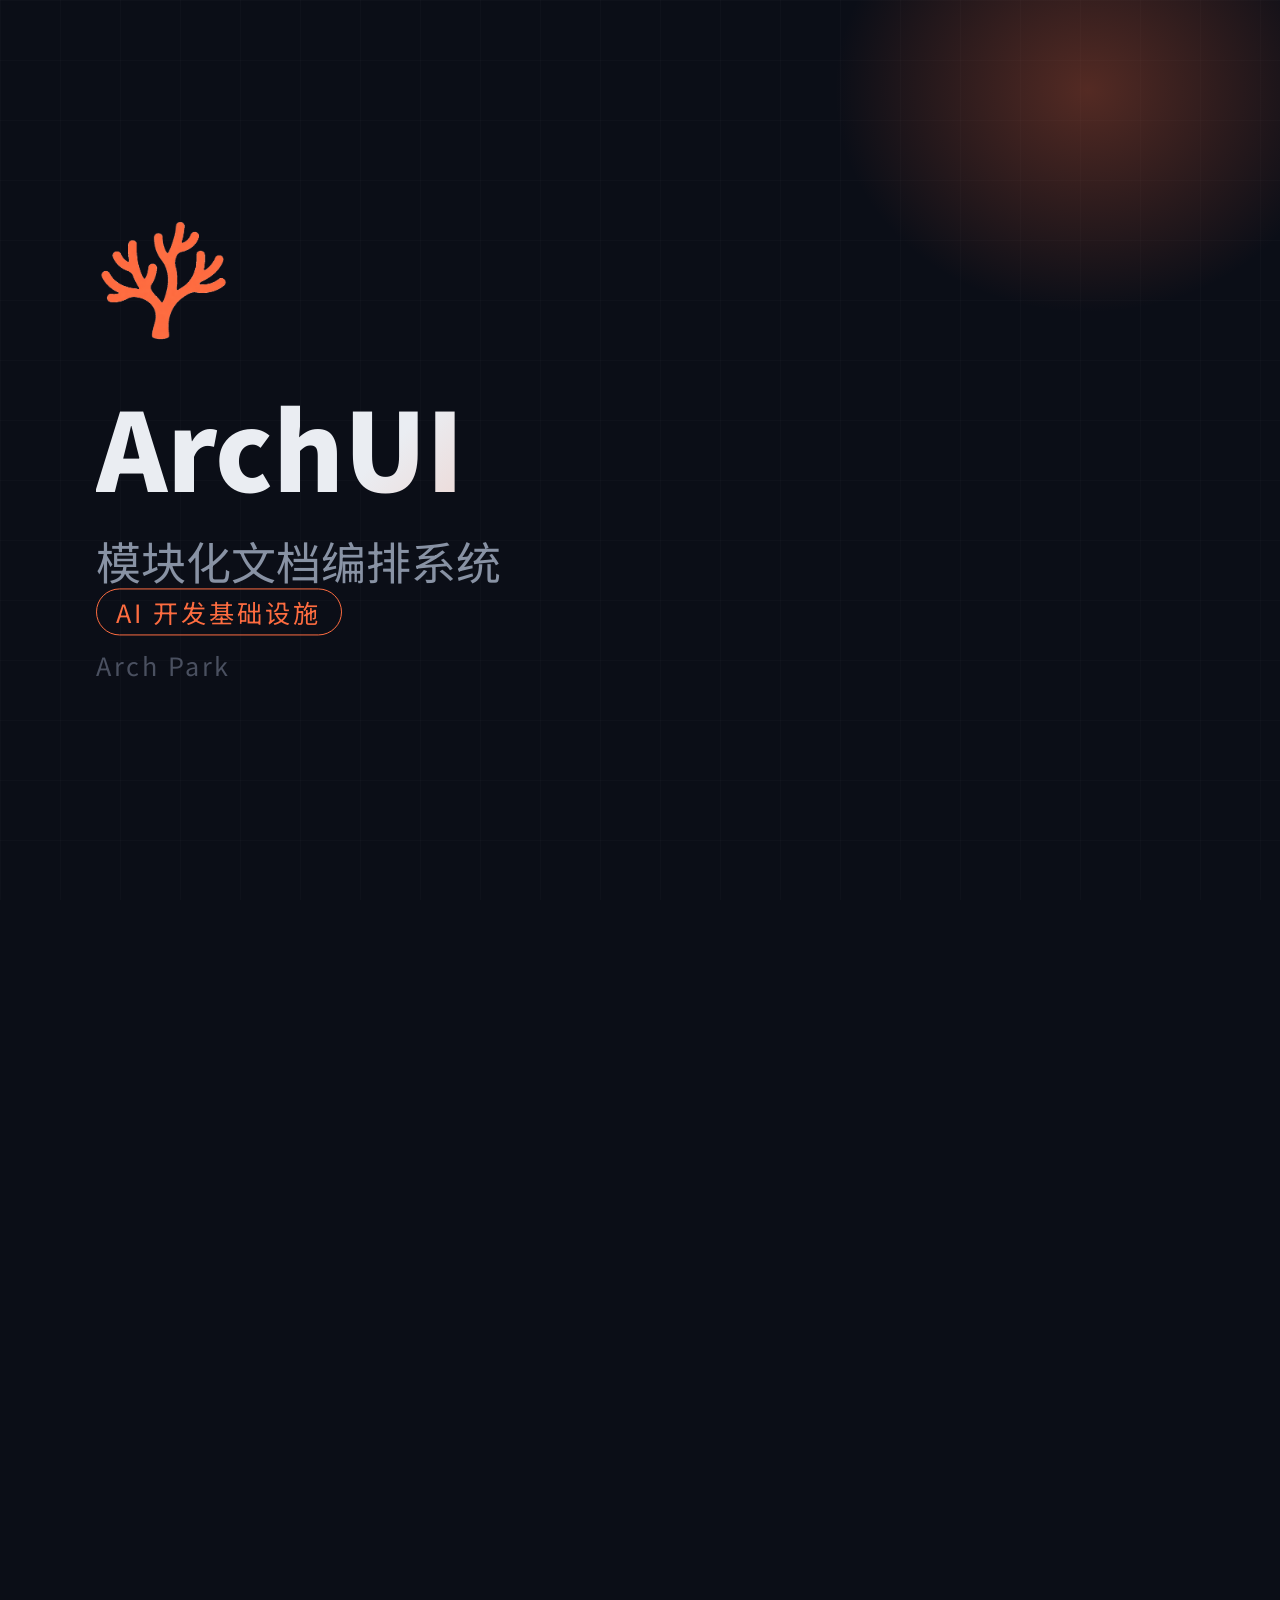
<file: hackathon/ppt/resources/slides.html>
<!DOCTYPE html>
<html lang="zh-CN">
<head>
    <meta charset="UTF-8">
    <meta name="viewport" content="width=device-width, initial-scale=1.0">
    <title>ArchUI — AI 开发基础设施 | Arch Park</title>
    <link rel="preconnect" href="https://fonts.googleapis.com">
    <link href="https://fonts.googleapis.com/css2?family=Noto+Sans+SC:wght@300;400;500;700;900&family=JetBrains+Mono:wght@400;700&display=swap" rel="stylesheet">
    <style>
        /* === THEME VARIABLES === */
        :root {
            --bg: #0b0e17;
            --bg-card: rgba(255,255,255,0.04);
            --bg-card-hover: rgba(255,255,255,0.07);
            --coral: #FD6C40;
            --coral-dim: rgba(253,108,64,0.15);
            --coral-glow: rgba(253,108,64,0.3);
            --white: #eaedf2;
            --gray: #8892a4;
            --dark-gray: #4a5060;
            --font: 'Noto Sans SC', sans-serif;
            --mono: 'JetBrains Mono', monospace;
            --title: clamp(2rem, 12vh, 8rem);
            --h2: clamp(1.4rem, 8vh, 5rem);
            --h3: clamp(1rem, 5vh, 3rem);
            --body: clamp(0.75rem, 3.2vh, 2rem);
            --small: clamp(0.6rem, 2.8vh, 1.6rem);
            --pad: clamp(1.5rem, 3vh, 3rem);
            --ease: cubic-bezier(0.16,1,0.3,1);
        }

        /* === RESET + VIEWPORT === */
        *{margin:0;padding:0;box-sizing:border-box}
        html,body{height:100%;overflow-x:hidden;background:var(--bg);color:var(--white);font-family:var(--font);-webkit-font-smoothing:antialiased}
        html{scroll-snap-type:y mandatory;scroll-behavior:smooth}

        .slide{width:100vw;height:100vh;height:100dvh;overflow:hidden;scroll-snap-align:start;position:relative}
        .slide-inner{position:absolute;top:50%;left:50%;transform:translate(-50%,-50%);width:85%;z-index:1}

        /* === GRID BG === */
        .slide::before{content:'';position:absolute;inset:0;background-image:linear-gradient(rgba(255,255,255,0.015) 1px,transparent 1px),linear-gradient(90deg,rgba(255,255,255,0.015) 1px,transparent 1px);background-size:60px 60px;pointer-events:none}

        /* === GLOW BLOBS === */
        .glow-tr::after{content:'';position:absolute;top:-15%;right:-5%;width:40%;height:50%;background:radial-gradient(ellipse,var(--coral-glow) 0%,transparent 70%);pointer-events:none;z-index:0}
        .glow-bl::after{content:'';position:absolute;bottom:-15%;left:-5%;width:40%;height:50%;background:radial-gradient(ellipse,rgba(67,97,238,0.15) 0%,transparent 70%);pointer-events:none;z-index:0}

        /* === PROGRESS BAR === */
        .progress{position:fixed;top:0;left:0;height:3px;background:linear-gradient(90deg,var(--coral),#4361ee);width:0%;z-index:9999;transition:width .3s ease;display:none}

        /* === NAV DOTS === */
        .nav-dots{position:fixed;right:clamp(10px,1.5vw,20px);top:50%;transform:translateY(-50%);z-index:9998;display:none;flex-direction:column;gap:8px}
        .nav-dot{width:7px;height:7px;border-radius:50%;background:rgba(255,255,255,0.15);border:none;cursor:pointer;padding:0;transition:all .3s}
        .nav-dot.active{background:var(--coral);box-shadow:0 0 8px var(--coral-glow);transform:scale(1.4)}

        /* === ANIMATIONS === */
        .reveal{opacity:0;transform:translateY(24px);transition:opacity .6s var(--ease),transform .6s var(--ease)}
        .slide.visible .reveal{opacity:1;transform:translateY(0)}
        .reveal:nth-child(2){transition-delay:.1s}
        .reveal:nth-child(3){transition-delay:.2s}
        .reveal:nth-child(4){transition-delay:.3s}
        .reveal:nth-child(5){transition-delay:.4s}
        .reveal:nth-child(6){transition-delay:.5s}

        .reveal-s{opacity:0;transform:scale(0.92);transition:opacity .65s var(--ease),transform .65s var(--ease)}
        .slide.visible .reveal-s{opacity:1;transform:scale(1)}

        /* === COMMON ELEMENTS === */
        .label{font-size:var(--small);font-weight:500;letter-spacing:.15em;text-transform:uppercase;color:var(--coral);margin-bottom:clamp(.3rem,.8vh,.6rem)}
        .heading{font-size:var(--h2);font-weight:700;line-height:1.2;margin-bottom:clamp(.4rem,1vh,.8rem)}
        .sub{font-size:var(--body);color:var(--gray);line-height:1.6;max-width:680px}
        .accent{color:var(--coral)}
        .tag{display:inline-block;padding:clamp(.3rem,1.2vh,.7rem) clamp(.5rem,1.5vw,1.2rem);background:var(--coral-dim);border:1px solid rgba(253,108,64,0.25);border-radius:100px;font-size:var(--small);color:var(--coral);letter-spacing:.03em}

        /* === CARD === */
        .card{background:var(--bg-card);border:1px solid rgba(255,255,255,0.05);border-radius:10px;padding:clamp(.7rem,3.5vh,2.5rem);transition:border-color .3s,transform .3s}
        .card:hover{border-color:var(--coral);transform:translateY(-2px)}
        .card .num{font-family:var(--mono);font-size:var(--small);color:var(--coral);font-weight:700;margin-bottom:.2rem}
        .card h3{font-size:var(--h3);font-weight:600;margin-bottom:.2rem}
        .card p{font-size:var(--small);color:var(--gray);line-height:1.5}

        /* === GRIDS === */
        .grid-3{display:grid;grid-template-columns:repeat(3,1fr);gap:clamp(.5rem,1vw,1rem)}
        .grid-2{display:grid;grid-template-columns:repeat(2,1fr);gap:clamp(.5rem,1vw,1rem)}
        .grid-4{display:grid;grid-template-columns:repeat(4,1fr);gap:clamp(.5rem,1vw,1rem)}
        @media(max-width:700px){.grid-3,.grid-2,.grid-4{grid-template-columns:1fr}}

        /* === RESPONSIVE === */
        @media(max-height:700px){:root{--pad:clamp(.75rem,3vw,2rem);--title:clamp(1.5rem,4.5vw,2.5rem);--h2:clamp(1.1rem,3vw,1.8rem)}}
        @media(max-height:500px){:root{--pad:clamp(.5rem,2vw,1rem);--title:clamp(1rem,3.5vw,1.5rem);--body:clamp(.6rem,1vw,.85rem)}.nav-dots{display:none}}
        @media(prefers-reduced-motion:reduce){*,*::before,*::after{animation-duration:.01ms!important;transition-duration:.2s!important}html{scroll-behavior:auto}}

        /* ========================
           SLIDE-SPECIFIC STYLES
           ======================== */

        /* P1: Title */
        .title-slide .slide-inner{text-align:center}
        .logo-img{width:clamp(60px,15vh,150px);margin-bottom:clamp(.5rem,2vh,1.5rem)}
        .title-main{font-size:var(--title);font-weight:900;background:linear-gradient(135deg,var(--white) 30%,var(--coral));-webkit-background-clip:text;-webkit-text-fill-color:transparent;background-clip:text}
        .title-tagline{font-size:var(--h3);color:var(--gray);margin-top:.3rem}
        .title-badge{display:inline;margin-top:clamp(.6rem,1.5vh,1rem);padding:clamp(.25rem,.5vh,.4rem) clamp(.8rem,1.5vw,1.2rem);border:1px solid var(--coral);border-radius:100px;font-size:var(--small);color:var(--coral);letter-spacing:.12em;white-space:nowrap}
        .title-team{margin-top:clamp(.8rem,2vh,1.5rem);font-size:var(--small);color:var(--dark-gray);letter-spacing:.1em}

        /* P2: Pain overview */
        .pain-quote{font-size:var(--h2);font-weight:700;line-height:1.3;max-width:600px}
        .pain-quote .accent{font-weight:900}

        /* P4: Solution */
        .solution-flow{display:flex;align-items:center;gap:clamp(.3rem,.6vw,.5rem);flex-wrap:wrap;margin-bottom:clamp(.5rem,1vh,.8rem)}
        .flow-step{padding:clamp(.2rem,.4vh,.3rem) clamp(.5rem,.8vw,.7rem);background:var(--bg-card);border-radius:6px;font-size:var(--small);color:var(--white)}
        .flow-arrow{color:var(--coral);font-size:var(--small)}

        /* P6-7: Demo placeholders */
        .demo-box{background:var(--bg-card);border:1px dashed rgba(255,255,255,0.1);border-radius:12px;display:flex;align-items:center;justify-content:center;color:var(--dark-gray);font-size:var(--body);min-height:clamp(120px,25vh,280px)}

        /* P8: Comparison table */
        .cmp-table{width:100%;border-collapse:collapse;font-size:var(--small)}
        .cmp-table th,.cmp-table td{padding:clamp(.4rem,1.5vh,.8rem) clamp(.4rem,1vw,.8rem);text-align:left;border-bottom:1px solid rgba(255,255,255,0.05);font-size:var(--body)}
        .cmp-table th{color:var(--gray);font-weight:500}
        .cmp-table td{color:var(--gray)}
        .cmp-table td:first-child{color:var(--white);font-weight:500}
        .cmp-table td:last-child{color:var(--coral);font-weight:500}
        .cmp-table thead th:last-child{color:var(--coral)}

        /* P9: Market */
        .tam-card{text-align:center;padding:clamp(.8rem,1.5vw,1.5rem)}
        .tam-card .big{font-size:clamp(1.5rem,3vw,2.5rem);font-weight:900;color:var(--coral);font-family:var(--mono)}
        .tam-card .tam-label{font-size:var(--h3);font-weight:700;margin-bottom:.3rem}
        .tam-card .tam-desc{font-size:var(--small);color:var(--gray);line-height:1.5}

        /* P11: Dogfooding */
        .moment-item{display:flex;gap:clamp(.3rem,.6vw,.6rem);font-size:var(--body);color:var(--gray);line-height:1.6;margin-bottom:clamp(.3rem,.6vh,.5rem)}
        .moment-item .arr{color:var(--coral);flex-shrink:0;font-weight:700}

        /* P12: Comic pipeline */
        .pipeline{display:inline-flex;align-items:center;gap:clamp(.2rem,.4vw,.4rem);flex-wrap:wrap;justify-content:center}
        .pipe-stage{background:var(--bg-card);border:1px solid rgba(253,108,64,0.2);border-radius:8px;padding:clamp(.8rem,3vh,2rem) clamp(1rem,3vw,2.5rem);text-align:center;min-width:clamp(100px,14vw,220px)}
        .pipe-stage .pnum{font-family:var(--mono);font-size:var(--small);color:var(--dark-gray)}
        .pipe-stage .pname{font-size:var(--h3);font-weight:600;color:var(--white)}
        .pipe-arrow{color:var(--coral);font-size:clamp(.8rem,1.5vw,1.2rem)}

        /* P13: Roadmap */
        .phase{display:flex;gap:clamp(.6rem,1.2vw,1.2rem);align-items:flex-start;margin-bottom:clamp(.5rem,1vh,.8rem)}
        .phase-dot{width:clamp(10px,1vw,14px);height:clamp(10px,1vw,14px);border-radius:50%;flex-shrink:0;margin-top:.3rem}
        .phase-dot.now{background:var(--coral);box-shadow:0 0 10px var(--coral-glow)}
        .phase-dot.next{background:#4361ee}
        .phase-dot.far{background:#9333ea}
        .phase-body h3{font-size:var(--h3);font-weight:600}
        .phase-body p{font-size:var(--small);color:var(--gray);line-height:1.5}
        .phase-body .market{font-size:var(--small);color:var(--coral);font-family:var(--mono);margin-top:.15rem}
        .roadmap-quote{margin-top:clamp(.5rem,1vh,.8rem);padding-left:clamp(.6rem,1vw,1rem);border-left:2px solid var(--coral);font-size:var(--body);font-style:italic;line-height:1.5;color:var(--white)}

        /* P14: Thanks */
        .thanks-slide .slide-inner{text-align:center}
        .thanks-title{font-size:var(--title);font-weight:900;background:linear-gradient(135deg,var(--coral),#9333ea);-webkit-background-clip:text;-webkit-text-fill-color:transparent;background-clip:text}
        .qr-box{margin-top:clamp(.5rem,1.5vh,1rem);width:clamp(80px,12vw,140px);height:clamp(80px,12vw,140px);border:1px dashed rgba(255,255,255,0.12);border-radius:10px;display:flex;align-items:center;justify-content:center;font-size:var(--small);color:var(--dark-gray)}
    </style>
</head>
<body>

<div class="progress" id="progress"></div>
<nav class="nav-dots" id="navDots"></nav>

<!-- ====== P1: 封面 ====== -->
<section class="slide glow-tr" id="s1">
    <div class="slide-inner title-slide">
        <img src="logo.png" alt="ArchUI" class="logo-img reveal">
        <h1 class="title-main reveal">ArchUI</h1>
        <p class="title-tagline reveal">模块化文档编排系统</p>
        <span class="title-badge reveal">AI 开发基础设施</span>
        <p class="title-team reveal">Arch Park</p>
    </div>
</section>

<!-- ====== P2: 痛点总述 ====== -->
<section class="slide glow-bl" id="s2">
    <div class="slide-inner">
        <p class="label reveal">怎么决定做这个的</p>
        <div class="pain-quote reveal">
            代码和文档，<br>是<span class="accent">割裂</span>的。
        </div>
        <p class="sub reveal" style="margin-top:clamp(.5rem,1.5vh,1rem)">我们发现每个用 AI 写代码的人，都在重复同一个问题。</p>
    </div>
</section>

<!-- ====== P3: 痛点详解 ====== -->
<section class="slide glow-tr" id="s3">
    <div class="slide-inner">
        <p class="label reveal">三个核心痛点</p>
        <div class="grid-3" style="margin-top:clamp(.5rem,1vh,.8rem)">
            <div class="card reveal-s" style="transition-delay:.15s">
                <div class="num">01</div>
                <h3>文档与代码脱节</h3>
                <p>文档写完就过时，代码改了文档没跟上，新人看文档写出的代码和实际架构不一致</p>
            </div>
            <div class="card reveal-s" style="transition-delay:.3s">
                <div class="num">02</div>
                <h3>上下文冗余</h3>
                <p>AI agent 生成代码时需要加载大量文档，大部分与当前任务无关，浪费 token 和注意力</p>
            </div>
            <div class="card reveal-s" style="transition-delay:.45s">
                <div class="num">03</div>
                <h3>知识不可复用</h3>
                <p>同样的登录逻辑、同样的鉴权方案，每个项目重新写一遍文档、重新让 AI 理解一遍</p>
            </div>
        </div>
    </div>
</section>

<!-- ====== P4: 解决方案概述 ====== -->
<section class="slide glow-bl" id="s4">
    <div class="slide-inner">
        <p class="label reveal">ta 会帮到谁 / 解决什么问题</p>
        <h2 class="heading reveal">文档模块化，模块直接生成代码</h2>
        <p class="sub reveal">面向使用 AI agent 做开发的团队和独立开发者</p>
        <div class="solution-flow reveal" style="margin-top:clamp(.6rem,1.5vh,1rem)">
            <span class="flow-step">文档拆成模块树</span><span class="flow-arrow">→</span>
            <span class="flow-step">人类用画布编排</span><span class="flow-arrow">→</span>
            <span class="flow-step">AI 按需加载上下文</span><span class="flow-arrow">→</span>
            <span class="flow-step">直接生成代码</span>
        </div>
        <p class="sub reveal" style="font-size:var(--small)">文件系统即知识库，git 天然版本管理，文档改了代码跟着更新</p>
    </div>
</section>

<!-- ====== P5: 四大核心能力 ====== -->
<section class="slide glow-tr" id="s5">
    <div class="slide-inner">
        <p class="label reveal">核心能力</p>
        <div class="grid-2" style="margin-top:clamp(.3rem,.8vh,.5rem)">
            <div class="card reveal-s" style="transition-delay:.1s">
                <div class="num">01</div>
                <h3>文档即编排</h3>
                <p>文档模块化，AI 按需加载，告别长文档。每个模块独立可理解、可嵌套。</p>
            </div>
            <div class="card reveal-s" style="transition-delay:.2s">
                <div class="num">02</div>
                <h3>模块可复用</h3>
                <p>拉取一个登录模块文档，AI agent 直接基于它生成代码 — 不用从零写 spec。</p>
            </div>
            <div class="card reveal-s" style="transition-delay:.3s">
                <div class="num">03</div>
                <h3>UUID 跨模块链接</h3>
                <p>模块之间用 UUID 链接，重命名、移动都不断链，结构稳定可靠。</p>
            </div>
            <div class="card reveal-s" style="transition-delay:.4s">
                <div class="num">04</div>
                <h3>模块广场</h3>
                <p>发布、发现、组合 — 知识模块的 npm。社区共享，用户既是消费者也是生产者。</p>
            </div>
        </div>
    </div>
</section>

<!-- ====== P6: Demo 模块替换 ====== -->
<section class="slide glow-bl" id="s6">
    <div class="slide-inner">
        <p class="label reveal">Demo</p>
        <h2 class="heading reveal">模块替换：换一个文档，换一套代码</h2>
        <p class="sub reveal">替换一个登录模块文档，AI 自动生成新的登录代码</p>
        <div class="grid-2" style="margin-top:clamp(.5rem,1.2vh,.8rem);gap:clamp(1rem,2vw,2rem);align-items:center">
            <div>
                <div class="demo-box reveal-s" style="transition-delay:.2s">[ 替换前截图 ]</div>
                <p class="reveal" style="text-align:center;font-size:var(--small);color:var(--dark-gray);margin-top:.3rem">登录模块 A</p>
            </div>
            <div>
                <div class="demo-box reveal-s" style="transition-delay:.35s">[ 替换后截图 ]</div>
                <p class="reveal" style="text-align:center;font-size:var(--small);color:var(--dark-gray);margin-top:.3rem">登录模块 B → 代码自动更新</p>
            </div>
        </div>
    </div>
</section>

<!-- ====== P7: Demo 画布 ====== -->
<section class="slide glow-tr" id="s7">
    <div class="slide-inner">
        <p class="label reveal">Demo</p>
        <h2 class="heading reveal">模块树画布</h2>
        <p class="sub reveal">人类用节点画布编排模块关系，AI agent 按需加载上下文</p>
        <div class="demo-box reveal-s" style="transition-delay:.2s;margin-top:clamp(.5rem,1.2vh,.8rem);min-height:clamp(150px,35vh,350px)">
            [ ArchUI 画布截图 ]
        </div>
    </div>
</section>

<!-- ====== P8: 竞品对比 ====== -->
<section class="slide glow-bl" id="s8">
    <div class="slide-inner">
        <p class="label reveal">竞品对比</p>
        <h2 class="heading reveal">为什么不是现有方案？</h2>
        <table class="cmp-table reveal" style="margin-top:clamp(.4rem,1vh,.6rem)">
            <thead><tr><th>维度</th><th>RAG</th><th>LLM Wiki</th><th>Monorepo</th><th>ArchUI</th></tr></thead>
            <tbody>
                <tr><td>管什么</td><td>文档检索</td><td>文档生成维护</td><td>代码构建编排</td><td>文档+代码一体编排</td></tr>
                <tr><td>知识组织</td><td>向量切片，碎片化</td><td>扁平页面</td><td>代码包+依赖图</td><td>模块树，层级化</td></tr>
                <tr><td>上下文控制</td><td>检索不可预测</td><td>规模大后崩溃</td><td>只管代码</td><td>按需加载，渐进披露</td></tr>
                <tr><td>代码生成</td><td>片段拼接 prompt</td><td>不生成代码</td><td>不生成，只编排构建</td><td>模块即 spec，直接生成</td></tr>
                <tr><td>可复用性</td><td>每次重新检索</td><td>不可即插即用</td><td>代码可复用，文档不可</td><td>文档模块可复用</td></tr>
            </tbody>
        </table>
        <p class="reveal" style="margin-top:clamp(.4rem,.8vh,.6rem);font-size:var(--small);color:var(--coral)">Monorepo 只管"怎么建"，ArchUI 从文档层定义"建什么" — 文档即编排。</p>
    </div>
</section>

<!-- ====== P9: 市场 ====== -->
<section class="slide glow-tr" id="s9">
    <div class="slide-inner">
        <p class="label reveal">市场</p>
        <h2 class="heading reveal">AI 开发基础设施</h2>
        <p class="sub reveal">AI agent 能读懂代码了，但还读不懂文档 — 这是一个尚未被解决的基础设施层。</p>
        <div class="grid-3" style="margin-top:clamp(.5rem,1.2vh,.8rem)">
            <div class="card tam-card reveal-s" style="transition-delay:.15s">
                <div class="tam-label">TAM</div>
                <div class="big">$240亿</div>
                <div class="tam-desc">AI 代码工具市场（2030）<br>CAGR 26.6%</div>
            </div>
            <div class="card tam-card reveal-s" style="transition-delay:.3s">
                <div class="tam-label">SAM</div>
                <div class="big" style="font-size:clamp(1rem,2vw,1.6rem)">文档×AI编码</div>
                <div class="tam-desc">AI agent 的<br>上下文基础设施</div>
            </div>
            <div class="card tam-card reveal-s" style="transition-delay:.45s">
                <div class="tam-label">SOM</div>
                <div class="big" style="font-size:clamp(1rem,2vw,1.6rem)">AI 开发者</div>
                <div class="tam-desc">使用 AI agent 做开发的<br>团队和独立开发者</div>
            </div>
        </div>
        <p class="reveal" style="margin-top:clamp(.4rem,.8vh,.5rem);font-size:var(--small);color:var(--dark-gray)">Cursor $20亿 ARR · Copilot 470万付费用户 · AI代码工具 2026年达 $128亿</p>
    </div>
</section>

<!-- ====== P10: 盈利模式 ====== -->
<section class="slide glow-bl" id="s10">
    <div class="slide-inner">
        <p class="label reveal">盈利模式</p>
        <h2 class="heading reveal">开源核心 + 模块市场</h2>
        <div class="grid-4" style="margin-top:clamp(.4rem,1vh,.6rem)">
            <div class="card reveal-s" style="transition-delay:.1s">
                <div class="num">01</div>
                <h3>开源核心+云</h3>
                <p>CLI 和文件系统规范开源，托管画布 GUI 和团队协作收费（类似 GitLab）</p>
            </div>
            <div class="card reveal-s" style="transition-delay:.2s">
                <div class="num">02</div>
                <h3>模块市场</h3>
                <p>社区共享文档模块，高质量模块收费或订阅（类似 npm + Vercel 模板市场）</p>
            </div>
            <div class="card reveal-s" style="transition-delay:.3s">
                <div class="num">03</div>
                <h3>团队订阅</h3>
                <p>多人协作、权限管理、私有模块仓库按座收费</p>
            </div>
            <div class="card reveal-s" style="transition-delay:.4s">
                <div class="num">04</div>
                <h3>企业版</h3>
                <p>私有部署 + 自定义 AI agent 集成</p>
            </div>
        </div>
        <p class="reveal" style="margin-top:clamp(.4rem,.8vh,.5rem);font-size:var(--small);color:var(--coral)">重点：模块市场 — "复用一个登录模块文档就能生成登录代码"</p>
    </div>
</section>

<!-- ====== P11: Dogfooding ====== -->
<section class="slide glow-tr" id="s11">
    <div class="slide-inner">
        <p class="label reveal">创作中最惊喜的时刻</p>
        <h2 class="heading reveal">Dogfooding — 用 ArchUI 编排自己</h2>
        <div style="margin-top:clamp(.4rem,1vh,.6rem)">
            <div class="moment-item reveal" style="transition-delay:.15s"><span class="arr">▸</span><span>用 ArchUI 模块树管理 PPT、易拉宝、视频、宣传册的全套黑客松材料</span></div>
            <div class="moment-item reveal" style="transition-delay:.25s"><span class="arr">▸</span><span>用 ArchUI 编排 AI 漫剧制作的 5 阶段生产流程（策划→角色→场景→动画→后期）</span></div>
            <div class="moment-item reveal" style="transition-delay:.35s"><span class="arr">▸</span><span>证明了模块化编排不限于代码，可以扩展到任何创作流程</span></div>
        </div>
        <div class="reveal" style="display:flex;flex-wrap:wrap;gap:clamp(.2rem,.4vw,.4rem);margin-top:clamp(.5rem,1.2vh,.8rem);transition-delay:.45s">
            <span class="tag">dogfooding</span><span class="tag">模块化</span><span class="tag">AI 漫剧</span><span class="tag">创作编排</span><span class="tag">自举</span>
        </div>
    </div>
</section>

<!-- ====== P12: AI 漫剧流程 ====== -->
<section class="slide glow-bl" id="s12">
    <div class="slide-inner" style="text-align:center">
        <p class="label reveal">案例</p>
        <h2 class="heading reveal" style="text-align:center">AI 漫剧：模块化创作编排</h2>
        <p class="sub reveal" style="text-align:center">用 ArchUI 编排 5 阶段生产流程 — 证明模块化不限于代码</p>
        <div class="pipeline reveal" style="margin-top:clamp(.6rem,1.5vh,1rem)">
            <div class="pipe-stage"><div class="pnum">Phase 1</div><div class="pname">前期策划</div></div>
            <span class="pipe-arrow">→</span>
            <div class="pipe-stage"><div class="pnum">Phase 2</div><div class="pname">角色设计</div></div>
            <span class="pipe-arrow">→</span>
            <div class="pipe-stage"><div class="pnum">Phase 3</div><div class="pname">场景合成</div></div>
            <span class="pipe-arrow">→</span>
            <div class="pipe-stage"><div class="pnum">Phase 4</div><div class="pname">动态制作</div></div>
            <span class="pipe-arrow">→</span>
            <div class="pipe-stage"><div class="pnum">Phase 5</div><div class="pname">声音后期</div></div>
        </div>
        <p class="reveal" style="margin-top:clamp(.4rem,.8vh,.5rem);font-size:var(--small);color:var(--dark-gray);text-align:center">每个阶段是一个 SPEC 模块，工具链和提示词在 resources 里，流程可复用可迭代</p>
    </div>
</section>

<!-- ====== P13: 路线图 ====== -->
<section class="slide glow-tr" id="s13">
    <div class="slide-inner">
        <p class="label reveal">后面还会继续完成它吗</p>
        <h2 class="heading reveal">三步走路线图</h2>
        <div style="margin-top:clamp(.4rem,1vh,.6rem)">
            <div class="phase reveal" style="transition-delay:.15s">
                <div class="phase-dot now"></div>
                <div class="phase-body">
                    <h3>Phase 1 · 代码开发编排<span style="font-size:var(--small);color:var(--dark-gray);font-weight:400;margin-left:.5rem">当前</span></h3>
                    <p>文档模块化、AI agent 按需加载、模块即 spec 直接生成代码</p>
                    <div class="market">TAM $240 亿（2030）</div>
                </div>
            </div>
            <div class="phase reveal" style="transition-delay:.3s">
                <div class="phase-dot next"></div>
                <div class="phase-body">
                    <h3>Phase 2 · 模块广场<span style="font-size:var(--small);color:var(--dark-gray);font-weight:400;margin-left:.5rem">近期</span></h3>
                    <p>共享生态，用户发布/获取模块，网络效应 + 商业化基础</p>
                </div>
            </div>
            <div class="phase reveal" style="transition-delay:.45s">
                <div class="phase-dot far"></div>
                <div class="phase-body">
                    <h3>Phase 3 · 创作编排<span style="font-size:var(--small);color:var(--dark-gray);font-weight:400;margin-left:.5rem">未来</span></h3>
                    <p>从代码扩展到视频、漫剧、课程 — 一切创作流程</p>
                    <div class="market">TAM $801 亿（2030）</div>
                </div>
            </div>
        </div>
        <blockquote class="roadmap-quote reveal" style="transition-delay:.6s">今天用模块编排代码，明天用模块编排一切创作流程。</blockquote>
    </div>
</section>

<!-- ====== P14: Thanks ====== -->
<section class="slide glow-bl glow-tr" id="s14">
    <div class="slide-inner thanks-slide">
        <img src="logo.png" alt="ArchUI" class="logo-img reveal">
        <h1 class="thanks-title reveal">THANKS</h1>
        <p class="reveal" style="font-size:var(--h3);color:var(--gray);margin-top:.3rem">ArchUI — 模块化文档编排系统</p>
        <img src="qr.png" alt="Demo QR" class="reveal" style="transition-delay:.3s;width:clamp(80px,12vw,140px);border-radius:8px;">
        <p class="reveal" style="font-size:var(--small);color:var(--dark-gray);letter-spacing:.12em;margin-top:clamp(.5rem,1vh,.8rem);transition-delay:.4s">ARCH PARK</p>
    </div>
</section>

<script>
class SlidePresentation{
    constructor(){
        this.slides=[...document.querySelectorAll('.slide')];
        this.cur=0;
        this.setupObserver();
        this.setupKeys();
        this.setupTouch();
        this.setupDots();
        this.bar=document.getElementById('progress');
    }
    setupObserver(){
        const o=new IntersectionObserver(es=>{
            es.forEach(e=>{
                if(e.isIntersecting){
                    e.target.classList.add('visible');
                    const i=this.slides.indexOf(e.target);
                    if(i>=0){this.cur=i;this.update()}
                }
            });
        },{threshold:0.45});
        this.slides.forEach(s=>o.observe(s));
    }
    setupKeys(){
        document.addEventListener('keydown',e=>{
            if(['ArrowDown','ArrowRight',' ','PageDown'].includes(e.key)){e.preventDefault();this.go(this.cur+1)}
            if(['ArrowUp','ArrowLeft','PageUp'].includes(e.key)){e.preventDefault();this.go(this.cur-1)}
        });
    }
    setupTouch(){
        let y=0;
        document.addEventListener('touchstart',e=>{y=e.touches[0].clientY});
        document.addEventListener('touchend',e=>{
            const d=y-e.changedTouches[0].clientY;
            if(Math.abs(d)>50){d>0?this.go(this.cur+1):this.go(this.cur-1)}
        });
    }
    setupDots(){
        const c=document.getElementById('navDots');
        this.dots=this.slides.map((_,i)=>{
            const b=document.createElement('button');
            b.className='nav-dot'+(i===0?' active':'');
            b.setAttribute('aria-label','Slide '+(i+1));
            b.addEventListener('click',()=>this.go(i));
            c.appendChild(b);
            return b;
        });
    }
    go(i){if(i>=0&&i<this.slides.length)this.slides[i].scrollIntoView({behavior:'smooth'})}
    update(){
        this.bar.style.width=((this.cur+1)/this.slides.length*100)+'%';
        this.dots.forEach((d,i)=>d.classList.toggle('active',i===this.cur));
    }
}
document.addEventListener('DOMContentLoaded',()=>new SlidePresentation());
</script>
</body>
</html>
</file>
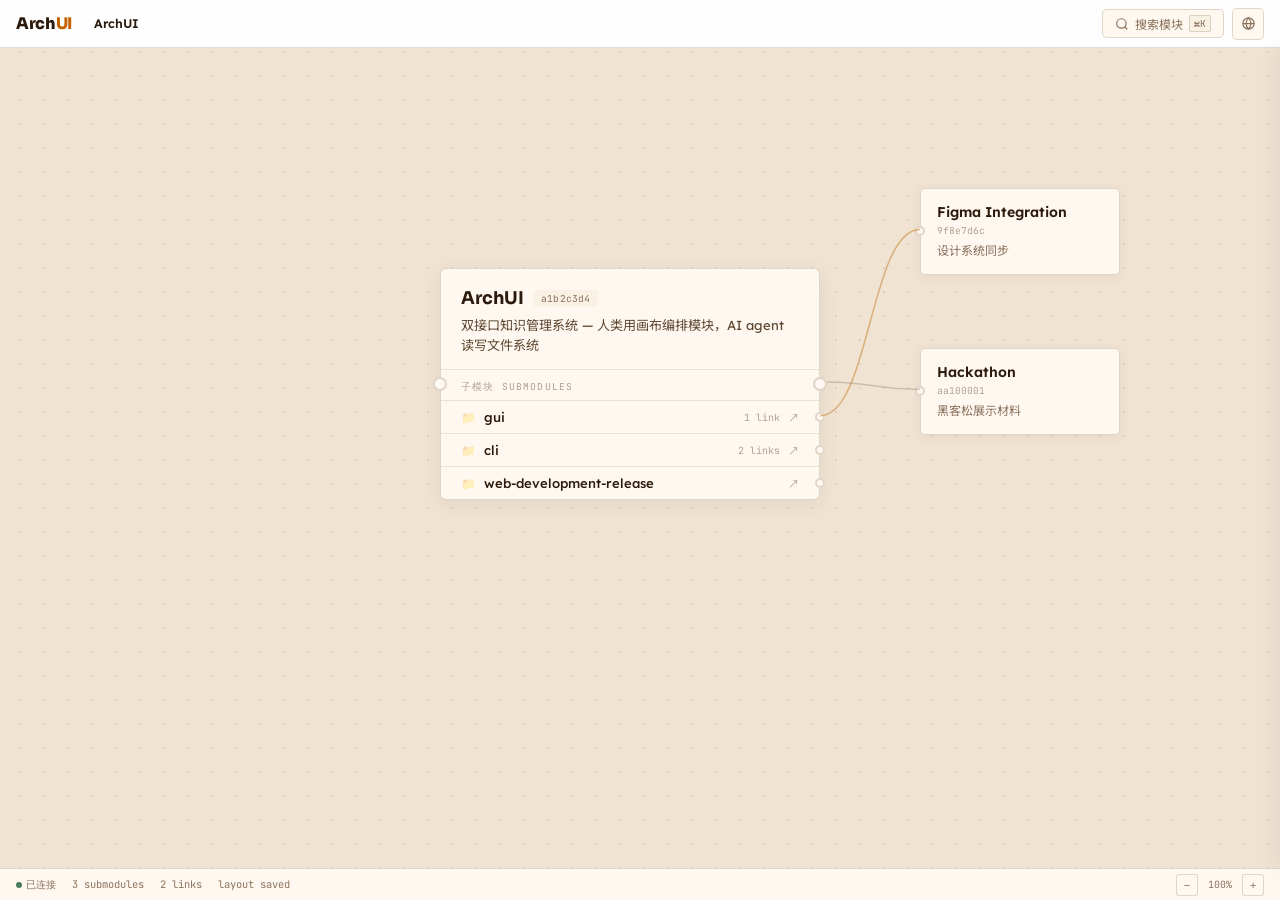
<file: hackathon/web-demo/resources/canvas-demo.html>
<!DOCTYPE html>
<html lang="zh-CN">
<head>
<meta charset="UTF-8">
<meta name="viewport" content="width=device-width, initial-scale=1.0">
<title>ArchUI — 画布编辑器</title>
<link rel="preconnect" href="https://fonts.googleapis.com">
<link rel="preconnect" href="https://fonts.gstatic.com" crossorigin>
<link href="https://fonts.googleapis.com/css2?family=Lexend:wght@300;400;500;600;700&family=Sora:wght@400;500;600;700;800&family=JetBrains+Mono:wght@400;600&family=Noto+Sans+SC:wght@300;400;500;700;900&display=swap" rel="stylesheet">
<style>
:root {
  --ink: #2C1B0C;
  --ink-light: #5E4832;
  --ink-muted: #8A725C;
  --ink-faint: #B0A090;
  --surface: #FFF8F0;
  --surface-warm: #F5EDE4;
  --surface-cool: #FAF1E5;
  --canvas-bg: #F0E3D2;
  --canvas-dot: rgba(92, 70, 49, .12);
  --border: rgba(86, 57, 27, .18);
  --border-light: rgba(86, 57, 27, .12);
  --accent: #C26100;
  --accent-soft: rgba(194, 97, 0, .08);
  --accent-dark: #9B4D00;
  --green: #4B7A5E;
  --green-soft: rgba(75, 122, 94, .1);
  --blue: #2F7886;
  --blue-soft: rgba(47, 120, 134, .1);
  --gold: #C77A1F;
  --gold-soft: rgba(199, 122, 31, .1);
  --purple: #6a4aaa;
  --purple-soft: rgba(106, 74, 170, .1);
  --sans: 'Lexend', 'Sora', 'Noto Sans SC', 'PingFang SC', system-ui, sans-serif;
  --heading: 'Sora', 'Lexend', 'Noto Sans SC', 'PingFang SC', system-ui, sans-serif;
  --mono: 'JetBrains Mono', 'Cascadia Code', ui-monospace, monospace;
  --radius: 10px;
  --shadow-sm: 0 2px 8px rgba(85, 55, 24, .06);
  --shadow-md: 0 10px 26px rgba(85, 55, 24, .08);
  --shadow-lg: 0 18px 40px rgba(85, 55, 24, .12);
  --shadow-card: 0 2px 12px rgba(85, 55, 24, .06);
  --shadow-card-hover: 0 6px 24px rgba(85, 55, 24, .1);
  --shadow-primary: 0 4px 20px rgba(85, 55, 24, .08);
}

* { margin: 0; padding: 0; box-sizing: border-box; }
html, body { height: 100%; overflow: hidden; }
body { font-family: var(--sans); color: var(--ink); background: var(--surface-warm); -webkit-font-smoothing: antialiased; }

/* ==================== TOP NAV ==================== */
.topnav {
  position: fixed;
  top: 0; left: 0; right: 0;
  z-index: 100;
  height: 48px;
  background: rgba(255,255,255,0.94);
  backdrop-filter: blur(12px);
  border-bottom: 1px solid var(--border);
  display: flex;
  align-items: center;
  justify-content: space-between;
  padding: 0 16px;
  user-select: none;
}

.topnav-left { display: flex; align-items: center; gap: 16px; }

.topnav-logo {
  font-family: var(--heading);
  font-weight: 900;
  font-size: 1rem;
  letter-spacing: -0.02em;
}
.topnav-logo span { color: var(--accent); }

.breadcrumb { display: flex; align-items: center; gap: 0; font-size: 0.78rem; }

.breadcrumb-item {
  color: var(--ink-muted);
  cursor: pointer;
  padding: 4px 6px;
  border-radius: 3px;
  transition: all 0.15s;
}
.breadcrumb-item:hover { color: var(--ink); background: var(--surface-cool); }
.breadcrumb-item.current { color: var(--ink); font-weight: 600; }

.breadcrumb-sep {
  color: var(--ink-faint);
  font-size: 0.7rem;
  margin: 0 2px;
}

.topnav-right { display: flex; align-items: center; gap: 8px; }

.search-btn {
  display: flex; align-items: center; gap: 6px;
  padding: 5px 12px;
  border: 1px solid var(--border);
  border-radius: 5px;
  background: var(--surface);
  font-family: var(--sans);
  font-size: 0.75rem;
  color: var(--ink-muted);
  cursor: pointer;
  transition: all 0.15s;
}
.search-btn:hover { border-color: var(--ink-muted); color: var(--ink-light); }
.search-btn kbd {
  font-family: var(--mono);
  font-size: 0.6rem;
  padding: 1px 4px;
  border: 1px solid var(--border);
  border-radius: 2px;
  background: var(--surface-cool);
}

.nav-btn {
  width: 32px; height: 32px;
  border: 1px solid var(--border);
  border-radius: 5px;
  background: var(--surface);
  display: flex; align-items: center; justify-content: center;
  cursor: pointer;
  color: var(--ink-muted);
  font-size: 0.85rem;
  transition: all 0.15s;
}
.nav-btn:hover { border-color: var(--ink-muted); color: var(--ink); }

/* ==================== CANVAS ==================== */
.canvas-viewport {
  position: fixed;
  top: 48px; left: 0; right: 0; bottom: 32px;
  overflow: hidden;
  cursor: grab;
  background: var(--canvas-bg);
}
.canvas-viewport:active { cursor: grabbing; }
.canvas-viewport.dragging-card { cursor: default; }

.canvas-grid {
  position: absolute;
  inset: 0;
  background-image: radial-gradient(circle, var(--canvas-dot) 1px, transparent 1px);
  background-size: 24px 24px;
  pointer-events: none;
}

.canvas-world {
  position: absolute;
  top: 0; left: 0;
  transform-origin: 0 0;
  will-change: transform;
}

/* SVG edges */
.edges-layer {
  position: absolute;
  top: 0; left: 0;
  width: 1px; height: 1px;
  overflow: visible;
  pointer-events: none;
  z-index: 1;
}

.edge-path {
  fill: none;
  stroke: var(--border);
  stroke-width: 1.5;
  transition: stroke 0.15s;
}

.edge-path.depends-on { stroke: var(--accent); stroke-opacity: 0.5; }
.edge-path.implements { stroke: var(--blue); stroke-opacity: 0.5; }
.edge-path.extends { stroke: var(--green); stroke-opacity: 0.5; }
.edge-path.references { stroke: var(--gold); stroke-opacity: 0.5; }
.edge-path.related-to { stroke: var(--ink-muted); stroke-opacity: 0.35; }

.edge-arrow {
  fill: var(--border);
}
.edge-arrow.depends-on { fill: var(--accent); opacity: 0.5; }
.edge-arrow.implements { fill: var(--blue); opacity: 0.5; }
.edge-arrow.extends { fill: var(--green); opacity: 0.5; }
.edge-arrow.references { fill: var(--gold); opacity: 0.5; }

/* ==================== PRIMARY MODULE CARD ==================== */
.module-card {
  position: absolute;
  z-index: 10;
  transition: box-shadow 0.2s;
}

.module-card.dragging { z-index: 50; }

.primary-card {
  width: 380px;
  background: var(--surface);
  border: 1.5px solid var(--border);
  border-radius: 6px;
  box-shadow: var(--shadow-primary);
  overflow: visible;
  position: relative;
}

.primary-card.selected {
  border-color: var(--accent);
  box-shadow: 0 0 0 2px var(--accent-soft), var(--shadow-primary);
}

/* Module handles */
.module-handle {
  position: absolute;
  width: 14px; height: 14px;
  border-radius: 50%;
  border: 2px solid var(--border);
  background: var(--surface);
  top: 50%;
  transform: translateY(-50%);
  z-index: 20;
  cursor: crosshair;
  transition: all 0.15s;
}
.module-handle:hover {
  border-color: var(--accent);
  background: var(--accent-soft);
  transform: translateY(-50%) scale(1.2);
}
.module-handle.source { right: -8px; }
.module-handle.target { left: -8px; }

.primary-header {
  padding: 18px 20px 14px;
  border-bottom: 1px solid var(--border-light);
}

.primary-name-row {
  display: flex;
  align-items: center;
  gap: 10px;
  margin-bottom: 6px;
}

.primary-name {
  font-family: var(--heading);
  font-weight: 700;
  font-size: 1.1rem;
  line-height: 1.3;
}

.uuid-badge {
  font-family: var(--mono);
  font-size: 0.6rem;
  padding: 2px 7px;
  border-radius: 3px;
  background: var(--surface-cool);
  color: var(--ink-muted);
  letter-spacing: 0.02em;
  white-space: nowrap;
}

.primary-desc {
  font-size: 0.82rem;
  color: var(--ink-light);
  line-height: 1.5;
}

/* Port section */
.port-section {
  padding: 0;
}

.port-section-label {
  font-family: var(--mono);
  font-size: 0.6rem;
  letter-spacing: 0.12em;
  text-transform: uppercase;
  color: var(--ink-faint);
  padding: 10px 20px 6px;
}

.port-row {
  display: flex;
  align-items: center;
  justify-content: space-between;
  padding: 8px 20px;
  border-top: 1px solid var(--border-light);
  cursor: pointer;
  transition: background 0.1s;
  position: relative;
}

.port-row:hover { background: var(--surface-warm); }

.port-row-left {
  display: flex;
  align-items: center;
  gap: 8px;
}

.port-folder-icon {
  font-size: 0.75rem;
  opacity: 0.4;
}

.port-name {
  font-size: 0.82rem;
  font-weight: 500;
}

.port-row-right {
  display: flex;
  align-items: center;
  gap: 8px;
}

.port-link-count {
  font-family: var(--mono);
  font-size: 0.62rem;
  color: var(--ink-faint);
}

.port-handle {
  width: 10px; height: 10px;
  border-radius: 50%;
  border: 2px solid var(--border);
  background: var(--surface);
  position: absolute;
  right: -6px;
  top: 50%;
  transform: translateY(-50%);
  z-index: 20;
  cursor: crosshair;
  transition: all 0.15s;
}

.port-handle:hover {
  border-color: var(--accent);
  background: var(--accent-soft);
  transform: translateY(-50%) scale(1.3);
}

.port-drilldown {
  font-size: 0.7rem;
  color: var(--ink-faint);
  transition: color 0.15s;
}
.port-row:hover .port-drilldown { color: var(--accent); }

/* ==================== EXTERNAL REFERENCE CARD ==================== */
.ext-card {
  width: 200px;
  background: var(--surface);
  border: 1px solid var(--border);
  border-radius: 5px;
  box-shadow: var(--shadow-card);
  padding: 14px 16px;
  cursor: grab;
  transition: all 0.2s;
  position: relative;
}

.ext-card:active { cursor: grabbing; }
.ext-card:hover { box-shadow: var(--shadow-card-hover); }
.ext-card.selected {
  border-color: var(--accent);
  box-shadow: 0 0 0 2px var(--accent-soft), var(--shadow-card);
}

.ext-card .module-handle {
  width: 10px; height: 10px;
}
.ext-card .module-handle.target { left: -6px; }

.ext-name {
  font-weight: 600;
  font-size: 0.88rem;
  margin-bottom: 3px;
}

.ext-uuid {
  font-family: var(--mono);
  font-size: 0.6rem;
  color: var(--ink-faint);
}

.ext-desc {
  font-size: 0.75rem;
  color: var(--ink-muted);
  margin-top: 6px;
  line-height: 1.4;
}

/* ==================== DETAIL PANEL ==================== */
.detail-overlay {
  position: fixed;
  top: 48px; right: 0; bottom: 32px;
  width: 380px;
  background: var(--surface);
  border-left: 1px solid var(--border);
  box-shadow: -4px 0 24px rgba(0,0,0,0.06);
  z-index: 200;
  transform: translateX(100%);
  transition: transform 0.25s cubic-bezier(0.4, 0, 0.2, 1);
  overflow-y: auto;
  display: flex;
  flex-direction: column;
}

.detail-overlay.open { transform: translateX(0); }

.detail-header {
  padding: 20px;
  border-bottom: 1px solid var(--border-light);
  display: flex;
  justify-content: space-between;
  align-items: flex-start;
  flex-shrink: 0;
}

.detail-close {
  width: 28px; height: 28px;
  border: 1px solid var(--border);
  border-radius: 4px;
  background: var(--surface);
  display: flex; align-items: center; justify-content: center;
  cursor: pointer;
  color: var(--ink-muted);
  font-size: 0.8rem;
  transition: all 0.15s;
  flex-shrink: 0;
}
.detail-close:hover { border-color: var(--ink-muted); color: var(--ink); }

.detail-title {
  font-family: var(--heading);
  font-weight: 700;
  font-size: 1.2rem;
  margin-bottom: 4px;
}

.detail-uuid {
  font-family: var(--mono);
  font-size: 0.68rem;
  color: var(--ink-muted);
}

.detail-body {
  padding: 20px;
  flex: 1;
}

.detail-section {
  margin-bottom: 20px;
}

.detail-section-title {
  font-family: var(--mono);
  font-size: 0.62rem;
  letter-spacing: 0.12em;
  text-transform: uppercase;
  color: var(--ink-faint);
  margin-bottom: 8px;
}

.detail-desc {
  font-size: 0.88rem;
  color: var(--ink-light);
  line-height: 1.7;
}

.detail-link-item {
  display: flex;
  align-items: center;
  gap: 10px;
  padding: 8px 12px;
  border: 1px solid var(--border-light);
  border-radius: 4px;
  margin-bottom: 6px;
  font-size: 0.82rem;
  cursor: pointer;
  transition: all 0.15s;
}
.detail-link-item:hover { border-color: var(--ink-muted); background: var(--surface-warm); }

.detail-link-relation {
  font-family: var(--mono);
  font-size: 0.6rem;
  padding: 2px 6px;
  border-radius: 2px;
  white-space: nowrap;
}
.detail-link-relation.depends-on { background: var(--accent-soft); color: var(--accent); }
.detail-link-relation.implements { background: var(--blue-soft); color: var(--blue); }
.detail-link-relation.extends { background: var(--green-soft); color: var(--green); }
.detail-link-relation.references { background: #f8f0dd; color: var(--gold); }

.detail-link-name {
  font-weight: 500;
}

.detail-submodules-list {
  display: flex;
  flex-direction: column;
  gap: 4px;
}

.detail-submodule-row {
  display: flex;
  align-items: center;
  justify-content: space-between;
  padding: 7px 12px;
  border: 1px solid var(--border-light);
  border-radius: 4px;
  font-size: 0.82rem;
  cursor: pointer;
  transition: all 0.15s;
}
.detail-submodule-row:hover { border-color: var(--accent); background: var(--accent-soft); }
.detail-submodule-row:hover .port-drilldown { color: var(--accent); }

/* ==================== STATUS BAR ==================== */
.statusbar {
  position: fixed;
  bottom: 0; left: 0; right: 0;
  height: 32px;
  background: var(--surface);
  border-top: 1px solid var(--border);
  display: flex;
  align-items: center;
  justify-content: space-between;
  padding: 0 16px;
  font-family: var(--mono);
  font-size: 0.65rem;
  color: var(--ink-muted);
  z-index: 100;
  user-select: none;
}

.status-left { display: flex; gap: 16px; }
.status-right { display: flex; gap: 12px; align-items: center; }

.status-dot {
  width: 6px; height: 6px;
  border-radius: 50%;
  background: var(--green);
  display: inline-block;
  margin-right: 4px;
}

.zoom-controls {
  display: flex;
  align-items: center;
  gap: 4px;
}

.zoom-btn {
  width: 22px; height: 22px;
  border: 1px solid var(--border);
  border-radius: 3px;
  background: var(--surface);
  display: flex; align-items: center; justify-content: center;
  cursor: pointer;
  font-size: 0.72rem;
  color: var(--ink-muted);
  transition: all 0.1s;
}
.zoom-btn:hover { border-color: var(--ink-muted); color: var(--ink); }

.zoom-level {
  min-width: 36px;
  text-align: center;
  font-size: 0.62rem;
}

/* ==================== DRILL TRANSITION ==================== */
.canvas-world.transitioning {
  transition: opacity 0.2s ease;
  opacity: 0;
}

/* ==================== SEARCH MODAL ==================== */
.search-overlay {
  position: fixed;
  inset: 0;
  background: rgba(0,0,0,0.3);
  backdrop-filter: blur(4px);
  z-index: 500;
  display: flex;
  align-items: flex-start;
  justify-content: center;
  padding-top: 120px;
  opacity: 0;
  pointer-events: none;
  transition: opacity 0.15s;
}
.search-overlay.open { opacity: 1; pointer-events: auto; }

.search-modal {
  width: 520px;
  background: var(--surface);
  border: 1px solid var(--border);
  border-radius: 8px;
  box-shadow: 0 16px 48px rgba(0,0,0,0.15);
  overflow: hidden;
  transform: translateY(-8px);
  transition: transform 0.15s;
}
.search-overlay.open .search-modal { transform: translateY(0); }

.search-modal-input {
  width: 100%;
  padding: 16px 20px;
  border: none;
  font-family: var(--sans);
  font-size: 0.95rem;
  outline: none;
  background: transparent;
}
.search-modal-input::placeholder { color: var(--ink-faint); }

.search-results {
  border-top: 1px solid var(--border-light);
  max-height: 320px;
  overflow-y: auto;
}

.search-result-item {
  padding: 10px 20px;
  cursor: pointer;
  display: flex;
  align-items: center;
  gap: 10px;
  transition: background 0.1s;
}
.search-result-item:hover { background: var(--surface-cool); }

.search-result-icon { font-size: 0.8rem; opacity: 0.4; }
.search-result-name { font-size: 0.88rem; font-weight: 500; }
.search-result-path { font-family: var(--mono); font-size: 0.65rem; color: var(--ink-muted); margin-left: auto; }

/* ==================== TOAST ==================== */
.toast {
  position: fixed;
  bottom: 48px;
  left: 50%;
  transform: translateX(-50%) translateY(20px);
  padding: 8px 18px;
  background: var(--ink);
  color: white;
  font-size: 0.8rem;
  border-radius: 6px;
  opacity: 0;
  transition: all 0.25s;
  z-index: 300;
  pointer-events: none;
}
.toast.show { opacity: 1; transform: translateX(-50%) translateY(0); }
</style>
</head>
<body>

<!-- TOP NAV -->
<nav class="topnav">
  <div class="topnav-left">
    <div class="topnav-logo">Arch<span>UI</span></div>
    <div class="breadcrumb" id="breadcrumb"></div>
  </div>
  <div class="topnav-right">
    <button class="search-btn" onclick="openSearch()">
      <svg width="14" height="14" viewBox="0 0 24 24" fill="none" stroke="currentColor" stroke-width="2"><circle cx="11" cy="11" r="8"/><path d="m21 21-4.3-4.3"/></svg>
      搜索模块
      <kbd>⌘K</kbd>
    </button>
    <button class="nav-btn" title="广场" onclick="window.open('marketplace-demo.html','_blank')">
      <svg width="15" height="15" viewBox="0 0 24 24" fill="none" stroke="currentColor" stroke-width="2"><circle cx="12" cy="12" r="9"/><path d="M12 3a15 15 0 0 1 4 9 15 15 0 0 1-4 9m0-18a15 15 0 0 0-4 9 15 15 0 0 0 4 9M3 12h18"/></svg>
    </button>
  </div>
</nav>

<!-- CANVAS -->
<div class="canvas-viewport" id="viewport">
  <div class="canvas-grid" id="canvasGrid"></div>
  <svg class="edges-layer" id="edgesLayer">
    <defs>
      <marker id="arrow-default" viewBox="0 0 10 8" refX="9" refY="4" markerWidth="8" markerHeight="6" orient="auto-start-reverse">
        <path d="M 0 0 L 10 4 L 0 8 z" class="edge-arrow"/>
      </marker>
      <marker id="arrow-depends" viewBox="0 0 10 8" refX="9" refY="4" markerWidth="8" markerHeight="6" orient="auto-start-reverse">
        <path d="M 0 0 L 10 4 L 0 8 z" class="edge-arrow depends-on"/>
      </marker>
      <marker id="arrow-implements" viewBox="0 0 10 8" refX="9" refY="4" markerWidth="8" markerHeight="6" orient="auto-start-reverse">
        <path d="M 0 0 L 10 4 L 0 8 z" class="edge-arrow implements"/>
      </marker>
      <marker id="arrow-extends" viewBox="0 0 10 8" refX="9" refY="4" markerWidth="8" markerHeight="6" orient="auto-start-reverse">
        <path d="M 0 0 L 10 4 L 0 8 z" class="edge-arrow extends"/>
      </marker>
      <marker id="arrow-references" viewBox="0 0 10 8" refX="9" refY="4" markerWidth="8" markerHeight="6" orient="auto-start-reverse">
        <path d="M 0 0 L 10 4 L 0 8 z" class="edge-arrow references"/>
      </marker>
    </defs>
  </svg>
  <div class="canvas-world" id="world"></div>
</div>

<!-- DETAIL PANEL -->
<div class="detail-overlay" id="detailPanel">
  <div class="detail-header">
    <div>
      <div class="detail-title" id="detailTitle"></div>
      <div class="detail-uuid" id="detailUuid"></div>
    </div>
    <button class="detail-close" onclick="closeDetail()">✕</button>
  </div>
  <div class="detail-body" id="detailBody"></div>
</div>

<!-- SEARCH MODAL -->
<div class="search-overlay" id="searchOverlay" onclick="if(event.target===this)closeSearch()">
  <div class="search-modal">
    <input class="search-modal-input" id="searchInput" placeholder="搜索模块… 输入名称或路径" oninput="filterSearch(this.value)">
    <div class="search-results" id="searchResults"></div>
  </div>
</div>

<!-- STATUS BAR -->
<div class="statusbar">
  <div class="status-left">
    <span><span class="status-dot"></span>已连接</span>
    <span id="statusModules">3 submodules</span>
    <span id="statusLinks">4 links</span>
    <span id="statusSaved">layout saved</span>
  </div>
  <div class="status-right">
    <div class="zoom-controls">
      <button class="zoom-btn" onclick="zoomBy(-0.15)">−</button>
      <span class="zoom-level" id="zoomLevel">100%</span>
      <button class="zoom-btn" onclick="zoomBy(0.15)">+</button>
    </div>
  </div>
</div>

<!-- TOAST -->
<div class="toast" id="toast"></div>

<script>
// ==================== DATA ====================
const levels = {
  root: {
    path: ['ArchUI'],
    primary: {
      id: 'archui-root',
      name: 'ArchUI',
      uuid: 'a1b2c3d4',
      desc: '双接口知识管理系统 — 人类用画布编排模块，AI agent 读写文件系统',
      x: 360, y: 180,
      submodules: [
        { name: 'gui', uuid: '2c4e6a8b', links: 1 },
        { name: 'cli', uuid: '1a5b9c3d', links: 2 },
        { name: 'web-development-release', uuid: 'f7e8d9c0', links: 0 },
      ],
      links: []
    },
    externals: [
      { id: 'ext-figma', name: 'Figma Integration', uuid: '9f8e7d6c', desc: '设计系统同步', x: 840, y: 100, relation: 'references' },
      { id: 'ext-hackathon', name: 'Hackathon', uuid: 'aa100001', desc: '黑客松展示材料', x: 840, y: 260, relation: 'related-to' },
    ],
    edges: [
      { from: 'primary', fromPort: 0, to: 'ext-figma', relation: 'references' },
      { from: 'primary', fromHandle: 'source', to: 'ext-hackathon', relation: 'related-to' },
    ]
  },
  gui: {
    path: ['ArchUI', 'gui'],
    primary: {
      id: 'gui-primary',
      name: 'GUI',
      uuid: '2c4e6a8b',
      desc: '节点画布可视化界面 — 拖拽连线、无限嵌套、双击钻入，跨平台（Web、Electron、iOS、Android）',
      x: 320, y: 140,
      submodules: [
        { name: 'screens', uuid: '3d5f7b9a', links: 2 },
        { name: 'components', uuid: '4e6a8c0b', links: 3 },
        { name: 'file-sync', uuid: '4b6a8d2e', links: 1 },
        { name: 'design-system', uuid: '5f7b9d1c', links: 1 },
      ],
      links: [
        { target: 'Core Schema', uuid: '8e9f0a1b', relation: 'depends-on' }
      ]
    },
    externals: [
      { id: 'ext-core', name: 'Core Schema', uuid: '8e9f0a1b', desc: 'ArchUI 文件系统规范', x: 820, y: 80, relation: 'depends-on' },
      { id: 'ext-cli', name: 'CLI', uuid: '1a5b9c3d', desc: '命令行验证工具', x: 820, y: 220, relation: 'related-to' },
      { id: 'ext-figma2', name: 'Figma MCP', uuid: 'dd000001', desc: '设计 token 同步', x: 820, y: 360, relation: 'references' },
    ],
    edges: [
      { from: 'primary', fromPort: 0, to: 'ext-core', relation: 'depends-on' },
      { from: 'primary', fromPort: 1, to: 'ext-cli', relation: 'related-to' },
      { from: 'primary', fromPort: 2, to: 'ext-core', relation: 'depends-on' },
      { from: 'primary', fromPort: 3, to: 'ext-figma2', relation: 'references' },
    ]
  },
  screens: {
    path: ['ArchUI', 'gui', 'screens'],
    primary: {
      id: 'screens-primary',
      name: 'Screens',
      uuid: '3d5f7b9a',
      desc: '顶层屏幕状态机 — Landing（项目选择）与 Canvas（画布主屏）两个独立屏幕',
      x: 340, y: 180,
      submodules: [
        { name: 'landing', uuid: 'aabb0011', links: 0 },
        { name: 'canvas', uuid: '537c63d3', links: 3 },
      ],
      links: []
    },
    externals: [
      { id: 'ext-pmcard', name: 'Primary Module Card', uuid: '6a8b0c2d', desc: '大卡片组件', x: 800, y: 100, relation: 'depends-on' },
      { id: 'ext-linkrend', name: 'Link Renderer', uuid: '7b9c1d3e', desc: '连线渲染组件', x: 800, y: 240, relation: 'depends-on' },
      { id: 'ext-nav', name: 'Navigation', uuid: '8c0d2e4f', desc: '面包屑导航组件', x: 800, y: 380, relation: 'depends-on' },
    ],
    edges: [
      { from: 'primary', fromPort: 1, to: 'ext-pmcard', relation: 'depends-on' },
      { from: 'primary', fromPort: 1, to: 'ext-linkrend', relation: 'depends-on' },
      { from: 'primary', fromPort: 1, to: 'ext-nav', relation: 'depends-on' },
    ]
  }
};

// ==================== STATE ====================
let currentLevel = 'root';
let pan = { x: 0, y: 0 };
let zoom = 1;
let isPanning = false;
let panStart = { x: 0, y: 0 };
let dragCard = null;
let dragOffset = { x: 0, y: 0 };
let selectedCard = null;

// ==================== RENDER ====================
function renderLevel(levelKey, animate = false) {
  const level = levels[levelKey];
  if (!level) return;
  currentLevel = levelKey;

  const world = document.getElementById('world');
  const svg = document.getElementById('edgesLayer');

  if (animate) {
    world.classList.add('transitioning');
    setTimeout(() => {
      buildLevel(level, world, svg);
      world.classList.remove('transitioning');
    }, 200);
  } else {
    buildLevel(level, world, svg);
  }

  renderBreadcrumb(level.path);
  updateStatus(level);
  closeDetail();
}

function buildLevel(level, world, svg) {
  world.innerHTML = '';
  // Clear old paths (keep defs)
  svg.querySelectorAll('path').forEach(p => p.remove());

  const p = level.primary;

  // Primary card
  const primary = document.createElement('div');
  primary.className = 'module-card';
  primary.style.left = p.x + 'px';
  primary.style.top = p.y + 'px';
  primary.dataset.id = 'primary';
  primary.innerHTML = `
    <div class="primary-card" id="primaryCard">
      <div class="module-handle target"></div>
      <div class="module-handle source"></div>
      <div class="primary-header">
        <div class="primary-name-row">
          <span class="primary-name">${p.name}</span>
          <span class="uuid-badge">${p.uuid}</span>
        </div>
        <div class="primary-desc">${p.desc}</div>
      </div>
      <div class="port-section">
        <div class="port-section-label">子模块 Submodules</div>
        ${p.submodules.map((s, i) => `
          <div class="port-row" data-port="${i}" data-drillto="${s.name}" ondblclick="drillDown('${s.name}')">
            <div class="port-row-left">
              <span class="port-folder-icon">📁</span>
              <span class="port-name">${s.name}</span>
            </div>
            <div class="port-row-right">
              ${s.links ? `<span class="port-link-count">${s.links} link${s.links !== 1 ? 's' : ''}</span>` : ''}
              <span class="port-drilldown">↗</span>
            </div>
            <div class="port-handle" data-port-idx="${i}"></div>
          </div>
        `).join('')}
      </div>
    </div>
  `;
  primary.addEventListener('mousedown', e => startDrag(e, primary));
  primary.addEventListener('click', e => {
    if (!primary._dragged) selectCard('primary', p);
  });
  world.appendChild(primary);

  // External cards
  level.externals.forEach(ext => {
    const card = document.createElement('div');
    card.className = 'module-card';
    card.style.left = ext.x + 'px';
    card.style.top = ext.y + 'px';
    card.dataset.id = ext.id;
    card.innerHTML = `
      <div class="ext-card" data-extid="${ext.id}">
        <div class="module-handle target"></div>
        <div class="ext-name">${ext.name}</div>
        <div class="ext-uuid">${ext.uuid}</div>
        <div class="ext-desc">${ext.desc}</div>
      </div>
    `;
    card.addEventListener('mousedown', e => startDrag(e, card));
    card.addEventListener('click', e => {
      if (!card._dragged) selectCard(ext.id, ext);
    });
    card.addEventListener('dblclick', () => {
      const drillKey = ext.name.toLowerCase().replace(/\s+/g, '-');
      if (levels[drillKey]) {
        drillDown(drillKey);
      } else {
        showToast(`"${ext.name}" 暂无子层级`);
      }
    });
    world.appendChild(card);
  });

  // Draw edges after a tick so DOM settles
  requestAnimationFrame(() => drawEdges(level));
}

function drawEdges(level) {
  const svg = document.getElementById('edgesLayer');
  svg.querySelectorAll('path').forEach(p => p.remove());

  level.edges.forEach(edge => {
    let sx, sy, tx, ty;

    // Source
    if (edge.fromHandle === 'source') {
      const pc = document.querySelector('[data-id="primary"]');
      if (!pc) return;
      const card = pc.querySelector('.primary-card');
      sx = parseFloat(pc.style.left) + card.offsetWidth + 7;
      sy = parseFloat(pc.style.top) + card.offsetHeight / 2;
    } else if (edge.fromPort !== undefined) {
      const pc = document.querySelector('[data-id="primary"]');
      if (!pc) return;
      const port = pc.querySelector(`[data-port-idx="${edge.fromPort}"]`);
      if (!port) return;
      const card = pc.querySelector('.primary-card');
      sx = parseFloat(pc.style.left) + card.offsetWidth + 5;
      sy = parseFloat(pc.style.top) + port.offsetTop + port.offsetHeight / 2;
      // Walk up to find port offset relative to card
      let el = port.parentElement;
      while (el && !el.classList.contains('primary-card')) {
        sy = parseFloat(pc.style.top) + port.getBoundingClientRect().top / zoom - document.getElementById('world').getBoundingClientRect().top / zoom;
        break;
      }
      // Recalc properly
      const worldRect = document.getElementById('world').getBoundingClientRect();
      const portRect = port.getBoundingClientRect();
      sx = (portRect.left + portRect.width / 2 - worldRect.left) / zoom;
      sy = (portRect.top + portRect.height / 2 - worldRect.top) / zoom;
    }

    // Target
    const tc = document.querySelector(`[data-id="${edge.to}"]`);
    if (!tc) return;
    const targetEl = tc.querySelector('.module-handle.target') || tc;
    const worldRect = document.getElementById('world').getBoundingClientRect();
    const tRect = targetEl.getBoundingClientRect();
    tx = (tRect.left + tRect.width / 2 - worldRect.left) / zoom;
    ty = (tRect.top + tRect.height / 2 - worldRect.top) / zoom;

    const dx = tx - sx;
    const cpx = Math.min(Math.abs(dx) * 0.5, 120);

    const path = document.createElementNS('http://www.w3.org/2000/svg', 'path');
    path.setAttribute('d', `M ${sx} ${sy} C ${sx + cpx} ${sy}, ${tx - cpx} ${ty}, ${tx} ${ty}`);
    path.setAttribute('class', `edge-path ${edge.relation || ''}`);

    const markerMap = { 'depends-on': 'arrow-depends', 'implements': 'arrow-implements', 'extends': 'arrow-extends', 'references': 'arrow-references' };
    path.setAttribute('marker-end', `url(#${markerMap[edge.relation] || 'arrow-default'})`);

    svg.appendChild(path);
  });
}

// ==================== BREADCRUMB ====================
function renderBreadcrumb(pathArr) {
  const bc = document.getElementById('breadcrumb');
  bc.innerHTML = pathArr.map((name, i) => {
    const isLast = i === pathArr.length - 1;
    const levelKey = i === 0 ? 'root' : name.toLowerCase().replace(/\s+/g, '-');
    return `
      ${i > 0 ? '<span class="breadcrumb-sep">›</span>' : ''}
      <span class="breadcrumb-item ${isLast ? 'current' : ''}" onclick="${isLast ? '' : `drillDown('${levelKey}')`}">${name}</span>
    `;
  }).join('');
}

// ==================== DRILL DOWN ====================
function drillDown(key) {
  if (levels[key]) {
    renderLevel(key, true);
    showToast(`钻入 → ${levels[key].primary.name}`);
  } else {
    showToast(`"${key}" 暂无子层级数据`);
  }
}

// ==================== CARD SELECTION & DETAIL ====================
function selectCard(id, data) {
  document.querySelectorAll('.primary-card, .ext-card').forEach(c => c.classList.remove('selected'));
  const el = document.querySelector(`[data-id="${id}"] .primary-card, [data-id="${id}"] .ext-card`);
  if (el) el.classList.add('selected');

  selectedCard = id;
  const panel = document.getElementById('detailPanel');
  document.getElementById('detailTitle').textContent = data.name;
  document.getElementById('detailUuid').textContent = data.uuid;

  let bodyHTML = `
    <div class="detail-section">
      <div class="detail-section-title">描述</div>
      <div class="detail-desc">${data.desc}</div>
    </div>
  `;

  if (data.submodules && data.submodules.length) {
    bodyHTML += `
      <div class="detail-section">
        <div class="detail-section-title">子模块</div>
        <div class="detail-submodules-list">
          ${data.submodules.map(s => `
            <div class="detail-submodule-row" ondblclick="drillDown('${s.name}')">
              <span>📁 ${s.name} <span style="font-family:var(--mono);font-size:0.62rem;color:var(--ink-faint);margin-left:6px">${s.uuid}</span></span>
              <span class="port-drilldown" style="color:var(--ink-faint)">↗</span>
            </div>
          `).join('')}
        </div>
      </div>
    `;
  }

  if (data.links && data.links.length) {
    bodyHTML += `
      <div class="detail-section">
        <div class="detail-section-title">链接</div>
        ${data.links.map(l => `
          <div class="detail-link-item">
            <span class="detail-link-relation ${l.relation}">${l.relation}</span>
            <span class="detail-link-name">${l.target}</span>
            <span style="font-family:var(--mono);font-size:0.6rem;color:var(--ink-faint);margin-left:auto">${l.uuid}</span>
          </div>
        `).join('')}
      </div>
    `;
  }

  if (data.relation) {
    bodyHTML += `
      <div class="detail-section">
        <div class="detail-section-title">关系类型</div>
        <div class="detail-link-item">
          <span class="detail-link-relation ${data.relation}">${data.relation}</span>
          <span class="detail-link-name">→ ${levels[currentLevel].primary.name}</span>
        </div>
      </div>
    `;
  }

  document.getElementById('detailBody').innerHTML = bodyHTML;
  panel.classList.add('open');
}

function closeDetail() {
  document.getElementById('detailPanel').classList.remove('open');
  document.querySelectorAll('.primary-card, .ext-card').forEach(c => c.classList.remove('selected'));
  selectedCard = null;
}

// ==================== DRAG ====================
function startDrag(e, cardEl) {
  if (e.target.classList.contains('port-handle') || e.target.classList.contains('module-handle')) return;
  if (e.button !== 0) return;
  e.stopPropagation();

  cardEl._dragged = false;
  dragCard = cardEl;
  dragCard.classList.add('dragging');
  document.getElementById('viewport').classList.add('dragging-card');

  const rect = cardEl.getBoundingClientRect();
  const worldRect = document.getElementById('world').getBoundingClientRect();
  dragOffset.x = e.clientX - rect.left + worldRect.left;
  dragOffset.y = e.clientY - rect.top + worldRect.top;
}

document.addEventListener('mousemove', e => {
  if (dragCard) {
    const worldRect = document.getElementById('world').getBoundingClientRect();
    dragCard.style.left = (e.clientX - dragOffset.x + worldRect.left) / zoom + 'px';
    // Recalc
    const newX = (e.clientX - worldRect.left - (dragOffset.x - worldRect.left)) / zoom;
    const newY = (e.clientY - worldRect.top - (dragOffset.y - worldRect.top)) / zoom;
    dragCard.style.left = ((e.clientX - dragOffset.x) / zoom + pan.x / zoom) + 'px';
    dragCard.style.top = ((e.clientY - dragOffset.y) / zoom + pan.y / zoom) + 'px';
    // Simpler approach
    const wx = (e.clientX - dragOffset.x);
    const wy = (e.clientY - dragOffset.y);
    dragCard.style.left = wx / zoom + 'px';
    dragCard.style.top = wy / zoom + 'px';

    dragCard._dragged = true;
    drawEdges(levels[currentLevel]);
  } else if (isPanning) {
    const dx = e.clientX - panStart.x;
    const dy = e.clientY - panStart.y;
    pan.x += dx;
    pan.y += dy;
    panStart.x = e.clientX;
    panStart.y = e.clientY;
    applyTransform();
  }
});

document.addEventListener('mouseup', () => {
  if (dragCard) {
    dragCard.classList.remove('dragging');
    document.getElementById('viewport').classList.remove('dragging-card');
    setTimeout(() => { if (dragCard) dragCard._dragged = false; dragCard = null; }, 10);
  }
  isPanning = false;
});

// ==================== PAN ====================
document.getElementById('viewport').addEventListener('mousedown', e => {
  if (e.target === document.getElementById('viewport') || e.target === document.getElementById('canvasGrid')) {
    isPanning = true;
    panStart.x = e.clientX;
    panStart.y = e.clientY;
    closeDetail();
  }
});

// ==================== ZOOM ====================
document.getElementById('viewport').addEventListener('wheel', e => {
  e.preventDefault();
  const delta = e.deltaY > 0 ? -0.08 : 0.08;
  zoomBy(delta, e.clientX, e.clientY);
}, { passive: false });

function zoomBy(delta, cx, cy) {
  const oldZoom = zoom;
  zoom = Math.max(0.3, Math.min(2, zoom + delta));
  // Zoom toward center if no point given
  if (cx === undefined) {
    cx = window.innerWidth / 2;
    cy = window.innerHeight / 2;
  }
  const viewportRect = document.getElementById('viewport').getBoundingClientRect();
  const mx = cx - viewportRect.left;
  const my = cy - viewportRect.top;
  pan.x = mx - (mx - pan.x) * (zoom / oldZoom);
  pan.y = my - (my - pan.y) * (zoom / oldZoom);
  applyTransform();
  document.getElementById('zoomLevel').textContent = Math.round(zoom * 100) + '%';
}

function applyTransform() {
  const world = document.getElementById('world');
  const svg = document.getElementById('edgesLayer');
  const transform = `translate(${pan.x}px, ${pan.y}px) scale(${zoom})`;
  world.style.transform = transform;
  svg.style.transform = transform;
  // Update grid
  const grid = document.getElementById('canvasGrid');
  const size = 24 * zoom;
  const ox = pan.x % size;
  const oy = pan.y % size;
  grid.style.backgroundSize = `${size}px ${size}px`;
  grid.style.backgroundPosition = `${ox}px ${oy}px`;
}

// ==================== SEARCH ====================
const allModules = [
  { name: 'ArchUI', path: '/', level: 'root' },
  { name: 'GUI', path: '/gui', level: 'gui' },
  { name: 'CLI', path: '/cli', level: null },
  { name: 'Screens', path: '/gui/screens', level: 'screens' },
  { name: 'Canvas Screen', path: '/gui/screens/canvas', level: null },
  { name: 'Landing', path: '/gui/screens/landing', level: null },
  { name: 'Components', path: '/gui/components', level: null },
  { name: 'Primary Module Card', path: '/gui/components/primary-module-card', level: null },
  { name: 'Link Renderer', path: '/gui/components/link-renderer', level: null },
  { name: 'Navigation', path: '/gui/components/navigation', level: null },
  { name: 'Detail Panel', path: '/gui/components/detail-panel', level: null },
  { name: 'File Sync', path: '/gui/file-sync', level: null },
  { name: 'Design System', path: '/gui/design-system', level: null },
  { name: 'Hackathon', path: '/hackathon', level: null },
  { name: 'Web Demo', path: '/hackathon/web-demo', level: null },
];

function openSearch() {
  document.getElementById('searchOverlay').classList.add('open');
  document.getElementById('searchInput').value = '';
  document.getElementById('searchInput').focus();
  filterSearch('');
}

function closeSearch() {
  document.getElementById('searchOverlay').classList.remove('open');
}

function filterSearch(query) {
  const q = query.toLowerCase();
  const filtered = allModules.filter(m => !q || m.name.toLowerCase().includes(q) || m.path.toLowerCase().includes(q));
  document.getElementById('searchResults').innerHTML = filtered.map(m => `
    <div class="search-result-item" onclick="jumpTo('${m.level}', '${m.name}')">
      <span class="search-result-icon">📁</span>
      <span class="search-result-name">${m.name}</span>
      <span class="search-result-path">${m.path}</span>
    </div>
  `).join('');
}

function jumpTo(level, name) {
  closeSearch();
  if (level && level !== 'null' && levels[level]) {
    renderLevel(level, true);
  } else {
    showToast(`跳转到 "${name}"（Demo 中仅部分层级可钻入）`);
  }
}

document.addEventListener('keydown', e => {
  if ((e.metaKey || e.ctrlKey) && e.key === 'k') {
    e.preventDefault();
    openSearch();
  }
  if (e.key === 'Escape') {
    closeSearch();
    closeDetail();
  }
  if (e.key === 'Backspace' && !document.querySelector('.search-overlay.open') && !document.querySelector('.detail-overlay.open')) {
    // Go up one level
    const level = levels[currentLevel];
    if (level && level.path.length > 1) {
      const parentKey = level.path.length === 2 ? 'root' : level.path[level.path.length - 2].toLowerCase();
      if (levels[parentKey]) renderLevel(parentKey, true);
    }
  }
});

// ==================== STATUS ====================
function updateStatus(level) {
  document.getElementById('statusModules').textContent = `${level.primary.submodules.length} submodules`;
  document.getElementById('statusLinks').textContent = `${level.edges.length} links`;
}

// ==================== TOAST ====================
function showToast(msg) {
  const t = document.getElementById('toast');
  t.textContent = msg;
  t.classList.add('show');
  clearTimeout(t._timer);
  t._timer = setTimeout(() => t.classList.remove('show'), 2000);
}

// ==================== INIT ====================
renderLevel('root');
// Center canvas initially
pan.x = 80;
pan.y = 40;
applyTransform();
</script>

</body>
</html>
</file>
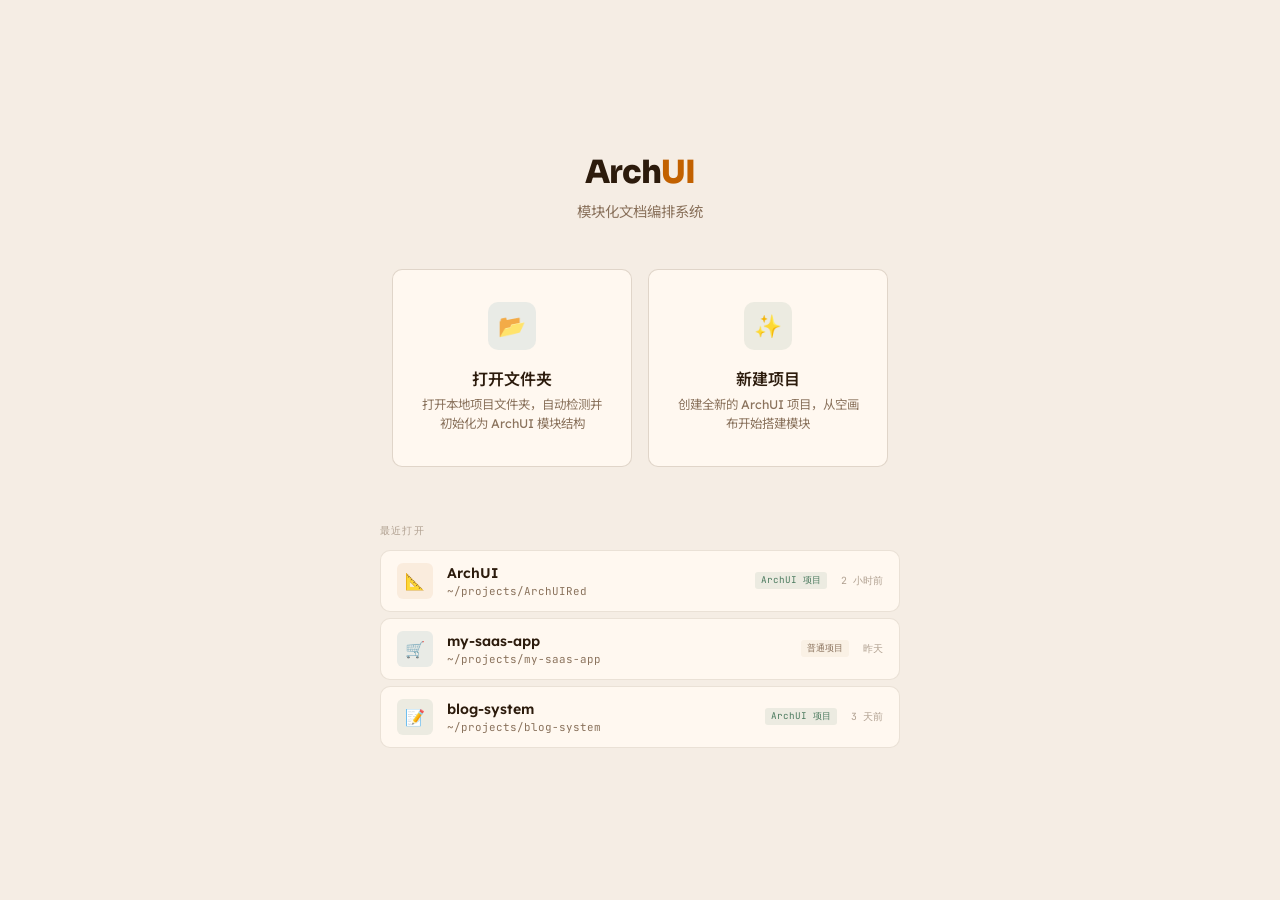
<file: hackathon/web-demo/resources/landing-demo.html>
<!DOCTYPE html>
<html lang="zh-CN">
<head>
<meta charset="UTF-8">
<meta name="viewport" content="width=device-width, initial-scale=1.0">
<title>ArchUI — 开始</title>
<link rel="preconnect" href="https://fonts.googleapis.com">
<link rel="preconnect" href="https://fonts.gstatic.com" crossorigin>
<link href="https://fonts.googleapis.com/css2?family=Lexend:wght@300;400;500;600;700&family=Sora:wght@400;500;600;700;800&family=JetBrains+Mono:wght@400;600&family=Noto+Sans+SC:wght@300;400;500;700;900&display=swap" rel="stylesheet">
<style>
:root {
  --ink: #2C1B0C;
  --ink-light: #5E4832;
  --ink-muted: #8A725C;
  --ink-faint: #B0A090;
  --surface: #FFF8F0;
  --surface-warm: #F5EDE4;
  --surface-cool: #FAF1E5;
  --border: rgba(86, 57, 27, .18);
  --border-light: rgba(86, 57, 27, .12);
  --accent: #C26100;
  --accent-soft: rgba(194, 97, 0, .08);
  --accent-dark: #9B4D00;
  --green: #4B7A5E;
  --green-soft: rgba(75, 122, 94, .1);
  --blue: #2F7886;
  --blue-soft: rgba(47, 120, 134, .1);
  --gold: #C77A1F;
  --gold-soft: rgba(199, 122, 31, .1);
  --purple: #6a4aaa;
  --purple-soft: rgba(106, 74, 170, .1);
  --sans: 'Lexend', 'Sora', 'Noto Sans SC', 'PingFang SC', system-ui, sans-serif;
  --heading: 'Sora', 'Lexend', 'Noto Sans SC', 'PingFang SC', system-ui, sans-serif;
  --mono: 'JetBrains Mono', 'Cascadia Code', ui-monospace, monospace;
  --radius: 10px;
  --shadow-sm: 0 2px 8px rgba(85, 55, 24, .06);
  --shadow-md: 0 10px 26px rgba(85, 55, 24, .08);
  --shadow-lg: 0 18px 40px rgba(85, 55, 24, .12);
}

* { margin: 0; padding: 0; box-sizing: border-box; }
html { font-size: 16px; -webkit-font-smoothing: antialiased; }
body { font-family: var(--sans); color: var(--ink); background: var(--surface-warm); min-height: 100vh; }

/* ==================== SCREENS ==================== */
.screen {
  display: none;
  min-height: 100vh;
}
.screen.active { display: block; }

/* ==================== SCREEN 1: PROJECT SELECTION ==================== */
.landing {
  display: flex;
  flex-direction: column;
  align-items: center;
  justify-content: center;
  min-height: 100vh;
  padding: 48px 32px;
}

.landing-logo {
  font-family: var(--heading);
  font-weight: 900;
  font-size: 2rem;
  letter-spacing: -0.03em;
  margin-bottom: 8px;
}
.landing-logo span { color: var(--accent); }

.landing-tagline {
  font-size: 0.9rem;
  color: var(--ink-muted);
  margin-bottom: 48px;
}

.landing-actions {
  display: flex;
  gap: 16px;
  margin-bottom: 56px;
}

.action-card {
  width: 240px;
  padding: 32px 28px;
  background: var(--surface);
  border: 1px solid var(--border);
  border-radius: var(--radius);
  cursor: pointer;
  transition: all 0.2s;
  text-align: center;
}

.action-card:hover {
  border-color: var(--ink-muted);
  box-shadow: var(--shadow-md);
  transform: translateY(-2px);
}

.action-card-icon {
  width: 48px;
  height: 48px;
  border-radius: 10px;
  display: flex;
  align-items: center;
  justify-content: center;
  margin: 0 auto 16px;
  font-size: 1.4rem;
}

.action-card:nth-child(1) .action-card-icon { background: var(--blue-soft); }
.action-card:nth-child(2) .action-card-icon { background: var(--green-soft); }

.action-card-title {
  font-weight: 600;
  font-size: 1rem;
  margin-bottom: 6px;
}

.action-card-desc {
  font-size: 0.78rem;
  color: var(--ink-muted);
  line-height: 1.5;
}

/* Recent projects */
.recent-section {
  width: 100%;
  max-width: 520px;
}

.recent-header {
  display: flex;
  justify-content: space-between;
  align-items: center;
  margin-bottom: 12px;
}

.recent-title {
  font-family: var(--mono);
  font-size: 0.65rem;
  letter-spacing: 0.12em;
  text-transform: uppercase;
  color: var(--ink-faint);
}

.recent-list {
  display: flex;
  flex-direction: column;
  gap: 6px;
}

.recent-item {
  display: flex;
  align-items: center;
  gap: 14px;
  padding: 12px 16px;
  background: var(--surface);
  border: 1px solid var(--border-light);
  border-radius: var(--radius);
  cursor: pointer;
  transition: all 0.15s;
}

.recent-item:hover {
  border-color: var(--ink-muted);
  background: var(--surface);
  box-shadow: var(--shadow-sm);
}

.recent-item-icon {
  width: 36px;
  height: 36px;
  border-radius: 6px;
  display: flex;
  align-items: center;
  justify-content: center;
  font-size: 1rem;
  flex-shrink: 0;
}

.recent-item:nth-child(1) .recent-item-icon { background: var(--accent-soft); }
.recent-item:nth-child(2) .recent-item-icon { background: var(--blue-soft); }
.recent-item:nth-child(3) .recent-item-icon { background: var(--green-soft); }

.recent-item-info { flex: 1; min-width: 0; }

.recent-item-name {
  font-weight: 600;
  font-size: 0.88rem;
  margin-bottom: 2px;
}

.recent-item-path {
  font-family: var(--mono);
  font-size: 0.68rem;
  color: var(--ink-muted);
  overflow: hidden;
  text-overflow: ellipsis;
  white-space: nowrap;
}

.recent-item-time {
  font-family: var(--mono);
  font-size: 0.62rem;
  color: var(--ink-faint);
  flex-shrink: 0;
}

.recent-item-badge {
  font-family: var(--mono);
  font-size: 0.58rem;
  padding: 2px 6px;
  border-radius: 3px;
  flex-shrink: 0;
}

.badge-archui { background: var(--green-soft); color: var(--green); }
.badge-normal { background: var(--surface-cool); color: var(--ink-muted); }

/* ==================== SCREEN 2: INIT WIZARD ==================== */
.wizard {
  max-width: 800px;
  margin: 0 auto;
  padding: 48px 32px;
}

.wizard-back {
  display: inline-flex;
  align-items: center;
  gap: 6px;
  font-size: 0.82rem;
  color: var(--ink-muted);
  cursor: pointer;
  margin-bottom: 32px;
  padding: 4px 8px;
  border-radius: 4px;
  transition: all 0.15s;
  border: none;
  background: none;
  font-family: var(--sans);
}
.wizard-back:hover { color: var(--ink); background: var(--surface-cool); }

.wizard-header {
  margin-bottom: 36px;
}

.wizard-title {
  font-family: var(--heading);
  font-weight: 700;
  font-size: 1.6rem;
  margin-bottom: 8px;
}

.wizard-desc {
  font-size: 0.9rem;
  color: var(--ink-light);
  line-height: 1.6;
}

/* Progress steps */
.wizard-steps {
  display: flex;
  gap: 0;
  margin-bottom: 40px;
  position: relative;
}

.wizard-steps::before {
  content: '';
  position: absolute;
  top: 16px;
  left: 32px;
  right: 32px;
  height: 2px;
  background: var(--border);
}

.wizard-step {
  flex: 1;
  display: flex;
  flex-direction: column;
  align-items: center;
  gap: 8px;
  position: relative;
  z-index: 1;
}

.wizard-step-dot {
  width: 32px;
  height: 32px;
  border-radius: 50%;
  display: flex;
  align-items: center;
  justify-content: center;
  font-family: var(--mono);
  font-size: 0.72rem;
  font-weight: 600;
  background: var(--surface);
  border: 2px solid var(--border);
  color: var(--ink-muted);
  transition: all 0.3s;
}

.wizard-step.active .wizard-step-dot {
  background: var(--accent);
  border-color: var(--accent);
  color: white;
}

.wizard-step.done .wizard-step-dot {
  background: var(--green);
  border-color: var(--green);
  color: white;
}

.wizard-step-label {
  font-size: 0.72rem;
  color: var(--ink-muted);
  text-align: center;
}

.wizard-step.active .wizard-step-label { color: var(--ink); font-weight: 500; }
.wizard-step.done .wizard-step-label { color: var(--green); }

/* Wizard content panels */
.wizard-panel { display: none; }
.wizard-panel.active { display: block; }

/* Step 1: Folder selection */
.folder-drop {
  border: 2px dashed var(--border);
  border-radius: var(--radius);
  padding: 48px;
  text-align: center;
  cursor: pointer;
  transition: all 0.2s;
  background: var(--surface);
  margin-bottom: 24px;
}

.folder-drop:hover {
  border-color: var(--accent);
  background: var(--accent-soft);
}

.folder-drop-icon {
  font-size: 2.4rem;
  margin-bottom: 12px;
  opacity: 0.5;
}

.folder-drop-text {
  font-size: 0.9rem;
  color: var(--ink-light);
  margin-bottom: 4px;
}

.folder-drop-hint {
  font-size: 0.75rem;
  color: var(--ink-faint);
}

.folder-selected {
  display: flex;
  align-items: center;
  gap: 14px;
  padding: 16px 20px;
  background: var(--surface);
  border: 1px solid var(--green);
  border-radius: var(--radius);
  margin-bottom: 24px;
}

.folder-selected-icon {
  width: 40px; height: 40px;
  border-radius: 8px;
  background: var(--green-soft);
  display: flex; align-items: center; justify-content: center;
  font-size: 1.2rem;
  flex-shrink: 0;
}

.folder-selected-info { flex: 1; }

.folder-selected-name {
  font-weight: 600;
  font-size: 0.92rem;
  margin-bottom: 2px;
}

.folder-selected-path {
  font-family: var(--mono);
  font-size: 0.7rem;
  color: var(--ink-muted);
}

.folder-selected-stats {
  font-family: var(--mono);
  font-size: 0.68rem;
  color: var(--green);
  text-align: right;
}

/* Step 2: Scan & Preview */
.scan-progress {
  margin-bottom: 32px;
}

.scan-bar-bg {
  width: 100%;
  height: 4px;
  background: var(--border);
  border-radius: 2px;
  overflow: hidden;
  margin-bottom: 12px;
}

.scan-bar-fill {
  height: 100%;
  background: var(--accent);
  border-radius: 2px;
  transition: width 0.4s ease;
  width: 0%;
}

.scan-status {
  font-family: var(--mono);
  font-size: 0.72rem;
  color: var(--ink-muted);
}

/* Module tree preview */
.tree-preview {
  border: 1px solid var(--border);
  border-radius: var(--radius);
  background: var(--surface);
  overflow: hidden;
}

.tree-header {
  padding: 12px 20px;
  background: var(--surface-cool);
  border-bottom: 1px solid var(--border-light);
  display: flex;
  justify-content: space-between;
  align-items: center;
}

.tree-header-title {
  font-weight: 600;
  font-size: 0.85rem;
}

.tree-header-count {
  font-family: var(--mono);
  font-size: 0.68rem;
  color: var(--ink-muted);
}

.tree-body {
  padding: 8px 0;
  max-height: 400px;
  overflow-y: auto;
}

.tree-node {
  display: flex;
  align-items: center;
  gap: 8px;
  padding: 7px 20px;
  font-size: 0.82rem;
  cursor: default;
  transition: background 0.1s;
}

.tree-node:hover { background: var(--surface-warm); }

.tree-node-indent {
  display: inline-block;
  width: 20px;
  flex-shrink: 0;
}

.tree-node-icon {
  font-size: 0.8rem;
  width: 18px;
  text-align: center;
  flex-shrink: 0;
}

.tree-node-name {
  flex: 1;
  font-weight: 500;
}

.tree-node-type {
  font-family: var(--mono);
  font-size: 0.6rem;
  padding: 2px 6px;
  border-radius: 3px;
  flex-shrink: 0;
}

.type-module { background: var(--blue-soft); color: var(--blue); }
.type-resource { background: var(--surface-cool); color: var(--ink-muted); }
.type-ignore { background: var(--surface-cool); color: var(--ink-faint); text-decoration: line-through; }

.tree-node-action {
  font-family: var(--mono);
  font-size: 0.6rem;
  padding: 2px 6px;
  border-radius: 3px;
  flex-shrink: 0;
  cursor: pointer;
  border: 1px solid var(--border);
  background: var(--surface);
  color: var(--ink-muted);
  transition: all 0.15s;
}

.tree-node-action:hover {
  border-color: var(--accent);
  color: var(--accent);
}

/* Step 3: Confirm & Write */
.confirm-summary {
  display: grid;
  grid-template-columns: repeat(3, 1fr);
  gap: 16px;
  margin-bottom: 32px;
}

.confirm-stat {
  padding: 20px;
  background: var(--surface);
  border: 1px solid var(--border);
  border-radius: var(--radius);
  text-align: center;
}

.confirm-stat-value {
  font-family: var(--mono);
  font-weight: 700;
  font-size: 1.8rem;
  color: var(--accent);
  margin-bottom: 4px;
}

.confirm-stat-label {
  font-size: 0.75rem;
  color: var(--ink-muted);
}

.confirm-files {
  border: 1px solid var(--border);
  border-radius: var(--radius);
  background: var(--surface);
  overflow: hidden;
  margin-bottom: 32px;
}

.confirm-files-header {
  padding: 12px 20px;
  background: var(--surface-cool);
  border-bottom: 1px solid var(--border-light);
  font-weight: 600;
  font-size: 0.82rem;
}

.confirm-file-row {
  display: flex;
  align-items: center;
  gap: 10px;
  padding: 8px 20px;
  font-family: var(--mono);
  font-size: 0.75rem;
  border-bottom: 1px solid var(--border-light);
}

.confirm-file-row:last-child { border-bottom: none; }

.confirm-file-action {
  font-size: 0.6rem;
  padding: 2px 6px;
  border-radius: 2px;
  flex-shrink: 0;
}

.action-create { background: var(--green-soft); color: var(--green); }
.action-skip { background: var(--surface-cool); color: var(--ink-muted); }

.confirm-file-path { color: var(--ink-light); }

/* Write progress */
.write-progress {
  margin-top: 24px;
}

.write-log {
  font-family: var(--mono);
  font-size: 0.72rem;
  line-height: 2;
  padding: 16px 20px;
  background: var(--ink);
  color: #a0e8a0;
  border-radius: var(--radius);
  max-height: 240px;
  overflow-y: auto;
}

.write-log .dim { color: #666; }
.write-log .ok { color: #a0e8a0; }
.write-log .accent { color: #f0a080; }

/* Buttons */
.btn-row {
  display: flex;
  justify-content: flex-end;
  gap: 10px;
  margin-top: 28px;
}

.btn {
  font-family: var(--sans);
  font-size: 0.85rem;
  font-weight: 600;
  padding: 10px 28px;
  border-radius: var(--radius);
  cursor: pointer;
  transition: all 0.15s;
  border: none;
}

.btn-primary {
  background: var(--accent);
  color: white;
}
.btn-primary:hover { background: var(--accent-dark); }
.btn-primary:disabled { opacity: 0.4; cursor: not-allowed; }

.btn-secondary {
  background: var(--surface);
  color: var(--ink);
  border: 1px solid var(--border);
}
.btn-secondary:hover { border-color: var(--ink-muted); }

.btn-success {
  background: var(--green);
  color: white;
}
.btn-success:hover { background: #256b43; }

/* ==================== SCREEN 3: NEW PROJECT ==================== */
.new-project-form {
  max-width: 480px;
  margin: 0 auto;
}

.form-group {
  margin-bottom: 20px;
}

.form-label {
  display: block;
  font-size: 0.82rem;
  font-weight: 600;
  margin-bottom: 6px;
}

.form-hint {
  font-size: 0.72rem;
  color: var(--ink-muted);
  margin-bottom: 8px;
}

.form-input {
  width: 100%;
  padding: 10px 14px;
  border: 1px solid var(--border);
  border-radius: var(--radius);
  font-family: var(--sans);
  font-size: 0.88rem;
  outline: none;
  transition: border-color 0.15s, box-shadow 0.15s;
}

.form-input:focus {
  border-color: var(--accent);
  box-shadow: 0 0 0 3px var(--accent-soft);
}

.form-input-mono {
  font-family: var(--mono);
  font-size: 0.82rem;
}

/* ==================== ANIMATIONS ==================== */
@keyframes fadeIn {
  from { opacity: 0; transform: translateY(12px); }
  to { opacity: 1; transform: translateY(0); }
}

.animate-in {
  animation: fadeIn 0.35s ease forwards;
}

.animate-in-d1 { animation-delay: 0.05s; opacity: 0; }
.animate-in-d2 { animation-delay: 0.1s; opacity: 0; }
.animate-in-d3 { animation-delay: 0.15s; opacity: 0; }
.animate-in-d4 { animation-delay: 0.2s; opacity: 0; }

@keyframes pulse {
  0%, 100% { opacity: 1; }
  50% { opacity: 0.5; }
}

.scanning .scan-status { animation: pulse 1.2s ease-in-out infinite; }
</style>
</head>
<body>

<!-- ==================== SCREEN 1: PROJECT SELECTION ==================== -->
<div class="screen active" id="screenLanding">
  <div class="landing">
    <div class="landing-logo animate-in">Arch<span>UI</span></div>
    <div class="landing-tagline animate-in animate-in-d1">模块化文档编排系统</div>

    <div class="landing-actions animate-in animate-in-d2">
      <div class="action-card" onclick="showScreen('screenImport')">
        <div class="action-card-icon">📂</div>
        <div class="action-card-title">打开文件夹</div>
        <div class="action-card-desc">打开本地项目文件夹，自动检测并初始化为 ArchUI 模块结构</div>
      </div>
      <div class="action-card" onclick="showScreen('screenNew')">
        <div class="action-card-icon">✨</div>
        <div class="action-card-title">新建项目</div>
        <div class="action-card-desc">创建全新的 ArchUI 项目，从空画布开始搭建模块</div>
      </div>
    </div>

    <div class="recent-section animate-in animate-in-d3">
      <div class="recent-header">
        <span class="recent-title">最近打开</span>
      </div>
      <div class="recent-list">
        <div class="recent-item" onclick="openCanvas()">
          <div class="recent-item-icon">📐</div>
          <div class="recent-item-info">
            <div class="recent-item-name">ArchUI</div>
            <div class="recent-item-path">~/projects/ArchUIRed</div>
          </div>
          <span class="recent-item-badge badge-archui">ArchUI 项目</span>
          <span class="recent-item-time">2 小时前</span>
        </div>
        <div class="recent-item" onclick="showScreen('screenImport')">
          <div class="recent-item-icon">🛒</div>
          <div class="recent-item-info">
            <div class="recent-item-name">my-saas-app</div>
            <div class="recent-item-path">~/projects/my-saas-app</div>
          </div>
          <span class="recent-item-badge badge-normal">普通项目</span>
          <span class="recent-item-time">昨天</span>
        </div>
        <div class="recent-item" onclick="openCanvas()">
          <div class="recent-item-icon">📝</div>
          <div class="recent-item-info">
            <div class="recent-item-name">blog-system</div>
            <div class="recent-item-path">~/projects/blog-system</div>
          </div>
          <span class="recent-item-badge badge-archui">ArchUI 项目</span>
          <span class="recent-item-time">3 天前</span>
        </div>
      </div>
    </div>
  </div>
</div>

<!-- ==================== SCREEN 2: IMPORT WIZARD ==================== -->
<div class="screen" id="screenImport">
  <div class="wizard">
    <button class="wizard-back" onclick="showScreen('screenLanding')">← 返回</button>

    <div class="wizard-header">
      <div class="wizard-title">初始化项目</div>
      <div class="wizard-desc">扫描现有文件夹结构，自动生成 ArchUI 模块树。你可以在预览中调整，确认后写入元数据。</div>
    </div>

    <div class="wizard-steps">
      <div class="wizard-step active" id="ws1">
        <div class="wizard-step-dot">1</div>
        <div class="wizard-step-label">选择文件夹</div>
      </div>
      <div class="wizard-step" id="ws2">
        <div class="wizard-step-dot">2</div>
        <div class="wizard-step-label">扫描 & 预览</div>
      </div>
      <div class="wizard-step" id="ws3">
        <div class="wizard-step-dot">3</div>
        <div class="wizard-step-label">确认 & 写入</div>
      </div>
    </div>

    <!-- Step 1: Select folder -->
    <div class="wizard-panel active" id="panel1">
      <div class="folder-drop" onclick="selectFolder()">
        <div class="folder-drop-icon">📁</div>
        <div class="folder-drop-text">点击选择项目文件夹</div>
        <div class="folder-drop-hint">或将文件夹拖拽到此处</div>
      </div>
      <div class="btn-row">
        <button class="btn btn-primary" disabled id="btnStep1Next" onclick="goStep(2)">下一步</button>
      </div>
    </div>

    <!-- Step 2: Scan & Preview -->
    <div class="wizard-panel" id="panel2">
      <div class="scan-progress" id="scanProgress">
        <div class="scan-bar-bg">
          <div class="scan-bar-fill" id="scanBar"></div>
        </div>
        <div class="scan-status" id="scanStatus">准备扫描…</div>
      </div>

      <div class="tree-preview" id="treePreview" style="display:none">
        <div class="tree-header">
          <span class="tree-header-title">模块树预览</span>
          <span class="tree-header-count" id="treeCount"></span>
        </div>
        <div class="tree-body" id="treeBody"></div>
      </div>

      <div class="btn-row" id="step2Btns" style="display:none">
        <button class="btn btn-secondary" onclick="goStep(1)">上一步</button>
        <button class="btn btn-primary" onclick="goStep(3)">确认结构，下一步</button>
      </div>
    </div>

    <!-- Step 3: Confirm & Write -->
    <div class="wizard-panel" id="panel3">
      <div class="confirm-summary">
        <div class="confirm-stat">
          <div class="confirm-stat-value" id="confirmModules">0</div>
          <div class="confirm-stat-label">模块</div>
        </div>
        <div class="confirm-stat">
          <div class="confirm-stat-value" id="confirmFiles">0</div>
          <div class="confirm-stat-label">文件待创建</div>
        </div>
        <div class="confirm-stat">
          <div class="confirm-stat-value" id="confirmSkip">0</div>
          <div class="confirm-stat-label">文件夹跳过</div>
        </div>
      </div>

      <div class="confirm-files">
        <div class="confirm-files-header">将要创建的文件</div>
        <div id="confirmFileList"></div>
      </div>

      <div class="btn-row" id="step3Btns">
        <button class="btn btn-secondary" onclick="goStep(2)">上一步</button>
        <button class="btn btn-success" id="btnWrite" onclick="startWrite()">写入元数据</button>
      </div>

      <div class="write-progress" id="writeProgress" style="display:none">
        <div class="write-log" id="writeLog"></div>
        <div class="btn-row" style="margin-top:20px">
          <button class="btn btn-primary" onclick="openCanvas()">进入画布 →</button>
        </div>
      </div>
    </div>
  </div>
</div>

<!-- ==================== SCREEN 3: NEW PROJECT ==================== -->
<div class="screen" id="screenNew">
  <div class="wizard">
    <button class="wizard-back" onclick="showScreen('screenLanding')">← 返回</button>

    <div class="wizard-header">
      <div class="wizard-title">新建项目</div>
      <div class="wizard-desc">创建一个全新的 ArchUI 项目，从空画布开始搭建你的模块体系。</div>
    </div>

    <div class="new-project-form">
      <div class="form-group">
        <label class="form-label">项目名称</label>
        <input class="form-input" type="text" placeholder="例如：My SaaS App" id="newProjectName" value="My SaaS App">
      </div>
      <div class="form-group">
        <label class="form-label">项目描述</label>
        <div class="form-hint">一句话描述项目，会写入根模块的 description 字段</div>
        <input class="form-input" type="text" placeholder="例如：一个面向开发者的 SaaS 产品" id="newProjectDesc" value="一个面向开发者的 SaaS 产品">
      </div>
      <div class="form-group">
        <label class="form-label">项目路径</label>
        <input class="form-input form-input-mono" type="text" placeholder="~/projects/my-project" id="newProjectPath" value="~/projects/my-saas-app">
      </div>

      <div class="btn-row">
        <button class="btn btn-secondary" onclick="showScreen('screenLanding')">取消</button>
        <button class="btn btn-primary" onclick="createProject()">创建项目</button>
      </div>
    </div>
  </div>
</div>

<script>
// ==================== SCREEN MANAGEMENT ====================
function showScreen(id) {
  document.querySelectorAll('.screen').forEach(s => s.classList.remove('active'));
  document.getElementById(id).classList.add('active');
  if (id === 'screenImport') resetWizard();
}

// ==================== IMPORT WIZARD ====================
let wizardStep = 1;
let folderSelected = false;

const mockTree = [
  { name: 'my-saas-app', depth: 0, type: 'module', icon: '📁' },
  { name: 'src', depth: 1, type: 'module', icon: '📁' },
  { name: 'components', depth: 2, type: 'module', icon: '📁' },
  { name: 'auth', depth: 3, type: 'module', icon: '📁' },
  { name: 'LoginForm.tsx', depth: 4, type: 'resource', icon: '📄' },
  { name: 'SignupForm.tsx', depth: 4, type: 'resource', icon: '📄' },
  { name: 'dashboard', depth: 3, type: 'module', icon: '📁' },
  { name: 'DashboardView.tsx', depth: 4, type: 'resource', icon: '📄' },
  { name: 'StatCards.tsx', depth: 4, type: 'resource', icon: '📄' },
  { name: 'settings', depth: 3, type: 'module', icon: '📁' },
  { name: 'SettingsPage.tsx', depth: 4, type: 'resource', icon: '📄' },
  { name: 'payment', depth: 3, type: 'module', icon: '📁' },
  { name: 'Checkout.tsx', depth: 4, type: 'resource', icon: '📄' },
  { name: 'lib', depth: 2, type: 'module', icon: '📁' },
  { name: 'api.ts', depth: 3, type: 'resource', icon: '📄' },
  { name: 'utils.ts', depth: 3, type: 'resource', icon: '📄' },
  { name: 'pages', depth: 2, type: 'module', icon: '📁' },
  { name: 'public', depth: 1, type: 'ignore', icon: '📁' },
  { name: 'node_modules', depth: 1, type: 'ignore', icon: '📁' },
  { name: 'package.json', depth: 1, type: 'resource', icon: '📄' },
  { name: 'README.md', depth: 1, type: 'resource', icon: '📄' },
];

function resetWizard() {
  wizardStep = 1;
  folderSelected = false;
  updateWizardUI();
}

function selectFolder() {
  // Simulate folder selection
  const drop = document.querySelector('.folder-drop');
  drop.outerHTML = `
    <div class="folder-selected">
      <div class="folder-selected-icon">📂</div>
      <div class="folder-selected-info">
        <div class="folder-selected-name">my-saas-app</div>
        <div class="folder-selected-path">~/projects/my-saas-app</div>
      </div>
      <div class="folder-selected-stats">
        21 个文件夹<br>47 个文件
      </div>
    </div>
  `;
  folderSelected = true;
  document.getElementById('btnStep1Next').disabled = false;
}

function goStep(step) {
  wizardStep = step;
  updateWizardUI();
  if (step === 2) startScan();
}

function updateWizardUI() {
  // Update step indicators
  for (let i = 1; i <= 3; i++) {
    const ws = document.getElementById('ws' + i);
    ws.className = 'wizard-step';
    if (i < wizardStep) ws.classList.add('done');
    if (i === wizardStep) ws.classList.add('active');
  }
  // Update panels
  for (let i = 1; i <= 3; i++) {
    document.getElementById('panel' + i).classList.toggle('active', i === wizardStep);
  }
}

function startScan() {
  const progress = document.getElementById('scanProgress');
  const bar = document.getElementById('scanBar');
  const status = document.getElementById('scanStatus');
  const tree = document.getElementById('treePreview');
  const btns = document.getElementById('step2Btns');

  progress.classList.add('scanning');
  tree.style.display = 'none';
  btns.style.display = 'none';
  bar.style.width = '0%';

  const steps = [
    { pct: 15, msg: '扫描目录结构…' },
    { pct: 35, msg: '识别文件夹层级…' },
    { pct: 55, msg: '分析模块边界…' },
    { pct: 75, msg: '检测 resources 文件…' },
    { pct: 90, msg: '生成模块树建议…' },
    { pct: 100, msg: '扫描完成' },
  ];

  steps.forEach((s, i) => {
    setTimeout(() => {
      bar.style.width = s.pct + '%';
      status.textContent = s.msg;
      if (i === steps.length - 1) {
        progress.classList.remove('scanning');
        setTimeout(() => renderTree(), 300);
      }
    }, 400 * (i + 1));
  });
}

function renderTree() {
  const tree = document.getElementById('treePreview');
  const body = document.getElementById('treeBody');
  const btns = document.getElementById('step2Btns');

  const moduleCount = mockTree.filter(n => n.type === 'module').length;
  document.getElementById('treeCount').textContent = `${moduleCount} 个模块识别`;

  body.innerHTML = mockTree.map(node => {
    const indent = '<span class="tree-node-indent"></span>'.repeat(node.depth);
    const typeClass = node.type === 'module' ? 'type-module' : node.type === 'ignore' ? 'type-ignore' : 'type-resource';
    const typeLabel = node.type === 'module' ? '模块' : node.type === 'ignore' ? '跳过' : '资源';
    const action = node.type === 'module'
      ? `<span class="tree-node-action" onclick="this.textContent=this.textContent==='设为资源'?'设为模块':'设为资源'">设为资源</span>`
      : node.type === 'resource'
      ? ''
      : `<span class="tree-node-action" onclick="this.textContent=this.textContent==='取消跳过'?'跳过':'取消跳过'">取消跳过</span>`;

    return `
      <div class="tree-node">
        ${indent}
        <span class="tree-node-icon">${node.icon}</span>
        <span class="tree-node-name" style="${node.type === 'ignore' ? 'color:var(--ink-faint);text-decoration:line-through' : ''}">${node.name}</span>
        <span class="tree-node-type ${typeClass}">${typeLabel}</span>
        ${action}
      </div>
    `;
  }).join('');

  tree.style.display = 'block';
  btns.style.display = 'flex';

  // Animate in
  tree.style.opacity = '0';
  tree.style.transform = 'translateY(8px)';
  tree.style.transition = 'all 0.3s ease';
  requestAnimationFrame(() => {
    tree.style.opacity = '1';
    tree.style.transform = 'translateY(0)';
  });
}

function goToStep3() {
  goStep(3);
  populateConfirm();
}

// Auto-populate confirm when entering step 3
const origGoStep = goStep;
goStep = function(step) {
  origGoStep(step);
  if (step === 3) populateConfirm();
};

function populateConfirm() {
  const modules = mockTree.filter(n => n.type === 'module');
  const ignored = mockTree.filter(n => n.type === 'ignore');

  document.getElementById('confirmModules').textContent = modules.length;
  document.getElementById('confirmFiles').textContent = modules.length * 2; // README.md + index.yaml each
  document.getElementById('confirmSkip').textContent = ignored.length;

  const files = [];
  modules.forEach(m => {
    const path = m.name;
    files.push({ action: 'create', path: `${path}/.archui/index.yaml` });
    files.push({ action: 'create', path: `${path}/README.md (frontmatter)` });
  });
  ignored.forEach(m => {
    files.push({ action: 'skip', path: `${m.name}/` });
  });

  document.getElementById('confirmFileList').innerHTML = files.map(f => `
    <div class="confirm-file-row">
      <span class="confirm-file-action ${f.action === 'create' ? 'action-create' : 'action-skip'}">${f.action === 'create' ? 'CREATE' : 'SKIP'}</span>
      <span class="confirm-file-path">${f.path}</span>
    </div>
  `).join('');
}

function startWrite() {
  document.getElementById('step3Btns').style.display = 'none';
  const wp = document.getElementById('writeProgress');
  const log = document.getElementById('writeLog');
  wp.style.display = 'block';
  log.innerHTML = '';

  const modules = mockTree.filter(n => n.type === 'module');
  const lines = [
    { text: '<span class="dim">$</span> archui import ~/projects/my-saas-app --apply', delay: 0 },
    { text: '', delay: 200 },
  ];

  modules.forEach((m, i) => {
    lines.push({
      text: `<span class="ok">✓</span> 创建 ${m.name}/.archui/index.yaml <span class="dim">(uuid: ${randomHex()})</span>`,
      delay: 300 + i * 180
    });
    lines.push({
      text: `<span class="ok">✓</span> 写入 ${m.name}/README.md <span class="dim">frontmatter</span>`,
      delay: 390 + i * 180
    });
  });

  lines.push({ text: '', delay: 300 + modules.length * 180 + 100 });
  lines.push({
    text: `<span class="accent">完成！</span> 已初始化 ${modules.length} 个模块，${modules.length * 2} 个文件`,
    delay: 300 + modules.length * 180 + 300
  });
  lines.push({
    text: '<span class="dim">$</span> archui validate . <span class="ok">✓ all checks passed</span>',
    delay: 300 + modules.length * 180 + 600
  });

  lines.forEach(line => {
    setTimeout(() => {
      log.innerHTML += line.text + '\n';
      log.scrollTop = log.scrollHeight;
    }, line.delay);
  });
}

function randomHex() {
  return Array.from({ length: 8 }, () => '0123456789abcdef'[Math.floor(Math.random() * 16)]).join('');
}

// ==================== NEW PROJECT ====================
function createProject() {
  const name = document.getElementById('newProjectName').value || 'Untitled';
  alert(`项目「${name}」创建成功！即将进入画布…`);
  openCanvas();
}

// ==================== OPEN CANVAS ====================
function openCanvas() {
  window.location.href = 'canvas-demo.html';
}
</script>

</body>
</html>
</file>
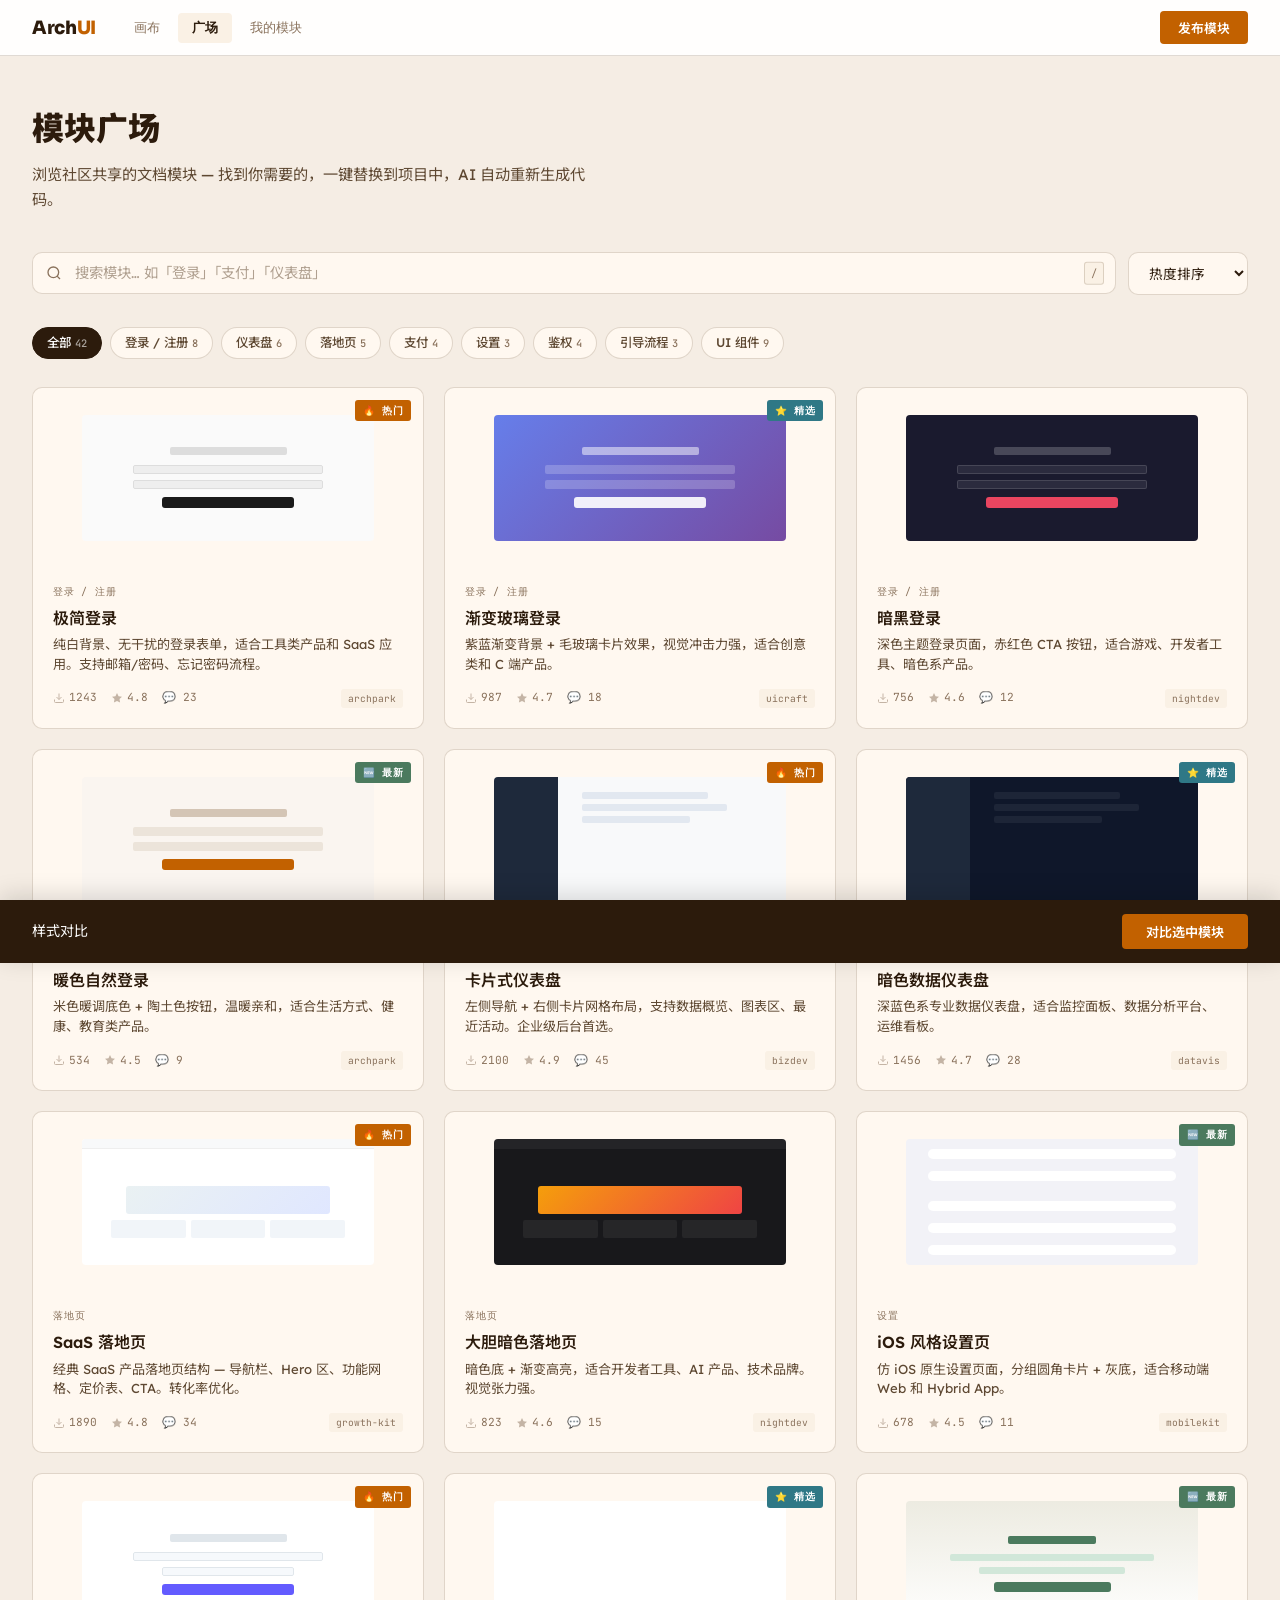
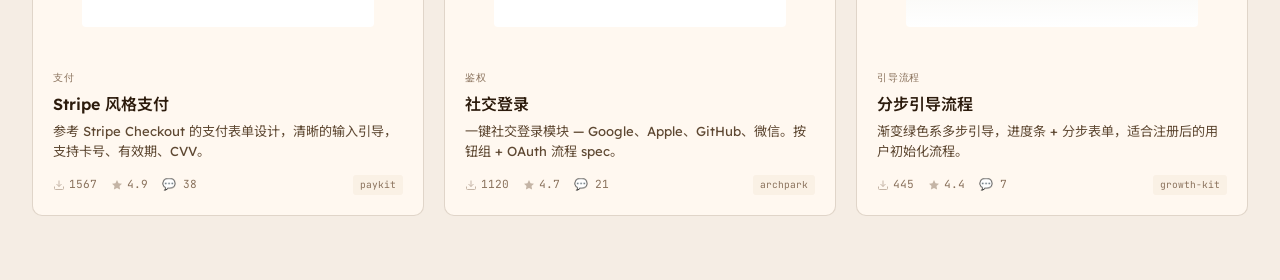
<file: hackathon/web-demo/resources/marketplace-demo.html>
<!DOCTYPE html>
<html lang="zh-CN">
<head>
<meta charset="UTF-8">
<meta name="viewport" content="width=device-width, initial-scale=1.0">
<title>ArchUI — 模块广场</title>
<link rel="preconnect" href="https://fonts.googleapis.com">
<link rel="preconnect" href="https://fonts.gstatic.com" crossorigin>
<link href="https://fonts.googleapis.com/css2?family=Lexend:wght@300;400;500;600;700&family=Sora:wght@400;500;600;700;800&family=JetBrains+Mono:wght@400;600&family=Noto+Sans+SC:wght@300;400;500;700;900&display=swap" rel="stylesheet">
<style>
:root {
  --ink: #2C1B0C;
  --ink-light: #5E4832;
  --ink-muted: #8A725C;
  --ink-faint: #B0A090;
  --surface: #FFF8F0;
  --surface-warm: #F5EDE4;
  --surface-cool: #FAF1E5;
  --border: rgba(86, 57, 27, .18);
  --border-light: rgba(86, 57, 27, .12);
  --accent: #C26100;
  --accent-soft: rgba(194, 97, 0, .08);
  --accent-dark: #9B4D00;
  --green: #4B7A5E;
  --green-soft: rgba(75, 122, 94, .1);
  --blue: #2F7886;
  --blue-soft: rgba(47, 120, 134, .1);
  --gold: #C77A1F;
  --gold-soft: rgba(199, 122, 31, .1);
  --purple: #6a4aaa;
  --purple-soft: rgba(106, 74, 170, .1);
  --sans: 'Lexend', 'Sora', 'Noto Sans SC', 'PingFang SC', system-ui, sans-serif;
  --heading: 'Sora', 'Lexend', 'Noto Sans SC', 'PingFang SC', system-ui, sans-serif;
  --mono: 'JetBrains Mono', 'Cascadia Code', ui-monospace, monospace;
  --radius: 10px;
  --shadow-sm: 0 2px 8px rgba(85, 55, 24, .06);
  --shadow-md: 0 10px 26px rgba(85, 55, 24, .08);
  --shadow-lg: 0 18px 40px rgba(85, 55, 24, .12);
}

* { margin: 0; padding: 0; box-sizing: border-box; }
html { font-size: 16px; scroll-behavior: smooth; -webkit-font-smoothing: antialiased; }
body { background: var(--surface-warm); color: var(--ink); font-family: var(--sans); line-height: 1.6; min-height: 100vh; }

/* ==================== TOP NAV ==================== */
.topnav {
  position: sticky;
  top: 0;
  z-index: 100;
  background: rgba(255,255,255,0.92);
  backdrop-filter: blur(12px);
  border-bottom: 1px solid var(--border);
  padding: 0 32px;
  height: 56px;
  display: flex;
  align-items: center;
  justify-content: space-between;
}

.topnav-left {
  display: flex;
  align-items: center;
  gap: 24px;
}

.topnav-logo {
  font-family: var(--heading);
  font-weight: 900;
  font-size: 1.15rem;
  letter-spacing: -0.02em;
  color: var(--ink);
  text-decoration: none;
}

.topnav-logo span { color: var(--accent); }

.topnav-tabs {
  display: flex;
  gap: 4px;
}

.topnav-tab {
  font-size: 0.82rem;
  font-weight: 500;
  padding: 6px 14px;
  border-radius: 4px;
  color: var(--ink-muted);
  cursor: pointer;
  transition: all 0.2s;
  border: none;
  background: none;
}

.topnav-tab:hover { color: var(--ink); background: var(--surface-cool); }
.topnav-tab.active { color: var(--ink); background: var(--surface-cool); font-weight: 600; }

.topnav-right {
  display: flex;
  align-items: center;
  gap: 12px;
}

.btn-publish {
  font-family: var(--sans);
  font-size: 0.8rem;
  font-weight: 600;
  padding: 7px 18px;
  border-radius: 4px;
  border: none;
  background: var(--accent);
  color: white;
  cursor: pointer;
  transition: all 0.2s;
}

.btn-publish:hover { background: var(--accent-dark); }

/* ==================== HERO BANNER ==================== */
.hero-banner {
  padding: 48px 32px 40px;
  max-width: 1280px;
  margin: 0 auto;
}

.hero-banner h1 {
  font-family: var(--heading);
  font-weight: 900;
  font-size: 2rem;
  margin-bottom: 8px;
}

.hero-banner p {
  font-size: 0.95rem;
  color: var(--ink-light);
  max-width: 560px;
}

/* ==================== SEARCH BAR ==================== */
.search-section {
  padding: 0 32px 32px;
  max-width: 1280px;
  margin: 0 auto;
}

.search-bar {
  display: flex;
  gap: 12px;
  align-items: center;
}

.search-input-wrap {
  flex: 1;
  position: relative;
}

.search-icon {
  position: absolute;
  left: 14px;
  top: 50%;
  transform: translateY(-50%);
  color: var(--ink-muted);
  pointer-events: none;
}

.search-input {
  width: 100%;
  padding: 11px 16px 11px 42px;
  border: 1px solid var(--border);
  border-radius: var(--radius);
  font-family: var(--sans);
  font-size: 0.9rem;
  background: var(--surface);
  color: var(--ink);
  outline: none;
  transition: border-color 0.2s, box-shadow 0.2s;
}

.search-input::placeholder { color: var(--ink-faint); }
.search-input:focus { border-color: var(--accent); box-shadow: 0 0 0 3px var(--accent-soft); }

.search-input-wrap kbd {
  position: absolute;
  right: 12px;
  top: 50%;
  transform: translateY(-50%);
  font-family: var(--mono);
  font-size: 0.65rem;
  padding: 2px 6px;
  border: 1px solid var(--border);
  border-radius: 3px;
  color: var(--ink-muted);
  background: var(--surface-cool);
}

.sort-select {
  padding: 11px 16px;
  border: 1px solid var(--border);
  border-radius: var(--radius);
  font-family: var(--sans);
  font-size: 0.85rem;
  background: var(--surface);
  color: var(--ink);
  cursor: pointer;
  outline: none;
  min-width: 120px;
}

/* ==================== TAGS ==================== */
.tags-row {
  display: flex;
  gap: 8px;
  padding: 0 32px 28px;
  max-width: 1280px;
  margin: 0 auto;
  flex-wrap: wrap;
}

.tag {
  font-size: 0.78rem;
  font-weight: 500;
  padding: 5px 14px;
  border-radius: 20px;
  border: 1px solid var(--border);
  background: var(--surface);
  color: var(--ink-light);
  cursor: pointer;
  transition: all 0.2s;
  white-space: nowrap;
}

.tag:hover { border-color: var(--ink-muted); color: var(--ink); }
.tag.active { background: var(--ink); color: white; border-color: var(--ink); }

.tag-count {
  font-family: var(--mono);
  font-size: 0.65rem;
  color: var(--ink-muted);
  margin-left: 4px;
}

.tag.active .tag-count { color: rgba(255,255,255,0.6); }

/* ==================== MODULE GRID ==================== */
.content-area {
  max-width: 1280px;
  margin: 0 auto;
  padding: 0 32px 64px;
  display: grid;
  grid-template-columns: repeat(3, 1fr);
  gap: 20px;
}

/* ==================== MODULE CARD ==================== */
.module-card {
  background: var(--surface);
  border: 1px solid var(--border);
  border-radius: var(--radius);
  overflow: hidden;
  cursor: pointer;
  transition: all 0.25s ease;
  position: relative;
}

.module-card:hover {
  border-color: var(--ink-muted);
  box-shadow: var(--shadow-md);
  transform: translateY(-2px);
}

.module-card-preview {
  height: 180px;
  position: relative;
  overflow: hidden;
  display: flex;
  align-items: center;
  justify-content: center;
}

/* Mini UI previews inside cards */
.preview-ui {
  width: 75%;
  height: 70%;
  border-radius: 4px;
  display: flex;
  flex-direction: column;
  align-items: center;
  justify-content: center;
  gap: 6px;
  position: relative;
  overflow: hidden;
}

.preview-ui .p-title {
  width: 40%;
  height: 8px;
  border-radius: 2px;
  margin-bottom: 4px;
}

.preview-ui .p-input {
  width: 65%;
  height: 9px;
  border-radius: 2px;
}

.preview-ui .p-btn {
  width: 45%;
  height: 11px;
  border-radius: 3px;
  margin-top: 2px;
}

.preview-ui .p-row {
  width: 70%;
  height: 7px;
  border-radius: 2px;
}

.preview-ui .p-card-mini {
  width: 30%;
  height: 24px;
  border-radius: 3px;
}

.preview-ui .p-sidebar {
  position: absolute;
  left: 0;
  top: 0;
  bottom: 0;
  width: 22%;
}

.preview-ui .p-content {
  position: absolute;
  right: 8%;
  top: 12%;
  width: 62%;
  display: flex;
  flex-direction: column;
  gap: 5px;
}

.preview-ui .p-nav {
  width: 100%;
  height: 10px;
  border-radius: 0;
  position: absolute;
  top: 0;
  left: 0;
}

.preview-ui .p-hero-block {
  width: 70%;
  height: 28px;
  border-radius: 3px;
  margin-top: 20px;
}

.preview-ui .p-grid-row {
  display: flex;
  gap: 5px;
  width: 80%;
}

.preview-ui .p-grid-item {
  flex: 1;
  height: 18px;
  border-radius: 2px;
}

/* Card style: login-minimal */
.preview-login-minimal { background: #fafafa; }
.preview-login-minimal .p-title { background: #ddd; }
.preview-login-minimal .p-input { background: #eee; border: 1px solid #ddd; }
.preview-login-minimal .p-btn { background: #1a1a1a; }

/* Card style: login-glass */
.preview-login-glass { background: linear-gradient(135deg, #667eea, #764ba2); }
.preview-login-glass .p-title { background: rgba(255,255,255,0.5); }
.preview-login-glass .p-input { background: rgba(255,255,255,0.2); }
.preview-login-glass .p-btn { background: rgba(255,255,255,0.9); }

/* Card style: login-dark */
.preview-login-dark { background: #1a1a2e; }
.preview-login-dark .p-title { background: rgba(255,255,255,0.2); }
.preview-login-dark .p-input { background: rgba(255,255,255,0.08); border: 1px solid rgba(255,255,255,0.12); }
.preview-login-dark .p-btn { background: #e94560; }

/* Card style: login-earth */
.preview-login-earth { background: #faf5f0; }
.preview-login-earth .p-title { background: #d4c5b5; }
.preview-login-earth .p-input { background: #ece4da; }
.preview-login-earth .p-btn { background: #C26100; }

/* Card style: dashboard-cards */
.preview-dashboard-cards { background: #f8f9fa; }
.preview-dashboard-cards .p-sidebar { background: #1e293b; }
.preview-dashboard-cards .p-row { background: #e2e8f0; }
.preview-dashboard-cards .p-card-mini { background: #fff; border: 1px solid #e2e8f0; }

/* Card style: dashboard-dark */
.preview-dashboard-dark { background: #0f172a; }
.preview-dashboard-dark .p-sidebar { background: #1e293b; }
.preview-dashboard-dark .p-row { background: rgba(255,255,255,0.06); }
.preview-dashboard-dark .p-card-mini { background: #1e293b; }

/* Card style: landing-saas */
.preview-landing-saas { background: #fff; }
.preview-landing-saas .p-nav { background: #f8f9fa; border-bottom: 1px solid #eee; }
.preview-landing-saas .p-hero-block { background: linear-gradient(135deg, var(--blue-soft), #e0e7ff); }
.preview-landing-saas .p-grid-item { background: #f1f5f9; }

/* Card style: landing-bold */
.preview-landing-bold { background: #18181b; }
.preview-landing-bold .p-nav { background: rgba(255,255,255,0.05); }
.preview-landing-bold .p-hero-block { background: linear-gradient(135deg, #f59e0b, #ef4444); }
.preview-landing-bold .p-grid-item { background: rgba(255,255,255,0.06); }

/* Card style: settings-ios */
.preview-settings-ios { background: #f2f2f7; }
.preview-settings-ios .p-row { background: #fff; border-radius: 8px; height: 10px; width: 85%; }

/* Card style: payment-stripe */
.preview-payment-stripe { background: #fff; }
.preview-payment-stripe .p-input { background: #f6f9fc; border: 1px solid #e0e6eb; }
.preview-payment-stripe .p-btn { background: #635bff; }
.preview-payment-stripe .p-title { background: #e0e6eb; }

/* Card style: auth-social */
.preview-auth-social { background: #fff; }
.preview-auth-social .p-btn { height: 10px; width: 65%; border-radius: 3px; }

/* Card style: onboarding-steps */
.preview-onboarding-steps { background: linear-gradient(180deg, var(--green-soft), #fff); }
.preview-onboarding-steps .p-title { background: var(--green); width: 30%; }
.preview-onboarding-steps .p-row { background: #d1e7d9; }

.module-card-body {
  padding: 16px 20px 20px;
}

.module-card-category {
  font-family: var(--mono);
  font-size: 0.62rem;
  letter-spacing: 0.08em;
  text-transform: uppercase;
  color: var(--ink-muted);
  margin-bottom: 6px;
}

.module-card-name {
  font-weight: 600;
  font-size: 1rem;
  margin-bottom: 4px;
  display: flex;
  align-items: center;
  gap: 8px;
}

.module-card-desc {
  font-size: 0.82rem;
  color: var(--ink-light);
  line-height: 1.5;
  margin-bottom: 14px;
  display: -webkit-box;
  -webkit-line-clamp: 2;
  -webkit-box-orient: vertical;
  overflow: hidden;
}

.module-card-footer {
  display: flex;
  align-items: center;
  justify-content: space-between;
}

.module-card-stats {
  display: flex;
  gap: 14px;
}

.module-stat {
  font-family: var(--mono);
  font-size: 0.7rem;
  color: var(--ink-muted);
  display: flex;
  align-items: center;
  gap: 4px;
}

.module-stat svg { opacity: 0.5; }

.module-card-tags {
  display: flex;
  gap: 4px;
}

.module-tag {
  font-family: var(--mono);
  font-size: 0.6rem;
  padding: 2px 7px;
  border-radius: 3px;
  background: var(--surface-cool);
  color: var(--ink-muted);
}

/* Featured badge */
.badge-featured {
  position: absolute;
  top: 12px;
  right: 12px;
  font-family: var(--mono);
  font-size: 0.6rem;
  font-weight: 600;
  letter-spacing: 0.05em;
  padding: 3px 8px;
  border-radius: 3px;
  z-index: 2;
}

.badge-featured.hot { background: var(--accent); color: white; }
.badge-featured.new { background: var(--green); color: white; }
.badge-featured.popular { background: var(--blue); color: white; }

/* ==================== COMPARE BAR (bottom) ==================== */
.compare-bar {
  position: fixed;
  bottom: 0;
  left: 0;
  right: 0;
  background: var(--ink);
  color: white;
  padding: 14px 32px;
  display: flex;
  align-items: center;
  justify-content: space-between;
  transform: translateY(100%);
  transition: transform 0.3s ease;
  z-index: 200;
  box-shadow: 0 -4px 24px rgba(0,0,0,0.15);
}

.compare-bar.visible { transform: translateY(0); }

.compare-bar-left {
  display: flex;
  align-items: center;
  gap: 16px;
  font-size: 0.88rem;
}

.compare-bar-items {
  display: flex;
  gap: 8px;
}

.compare-item {
  display: flex;
  align-items: center;
  gap: 6px;
  padding: 4px 12px;
  background: rgba(255,255,255,0.1);
  border-radius: 4px;
  font-size: 0.8rem;
}

.compare-item-remove {
  cursor: pointer;
  opacity: 0.5;
  font-size: 1rem;
  line-height: 1;
}

.compare-item-remove:hover { opacity: 1; }

.btn-compare {
  font-family: var(--sans);
  font-size: 0.82rem;
  font-weight: 600;
  padding: 8px 24px;
  border-radius: 4px;
  border: none;
  background: var(--accent);
  color: white;
  cursor: pointer;
  transition: all 0.2s;
}

.btn-compare:hover { background: var(--accent-dark); }

/* ==================== DETAIL MODAL ==================== */
.modal-overlay {
  position: fixed;
  inset: 0;
  background: rgba(0,0,0,0.4);
  backdrop-filter: blur(4px);
  z-index: 300;
  display: flex;
  align-items: center;
  justify-content: center;
  opacity: 0;
  pointer-events: none;
  transition: opacity 0.25s ease;
}

.modal-overlay.open { opacity: 1; pointer-events: auto; }

.modal {
  background: var(--surface);
  border-radius: 8px;
  width: 90%;
  max-width: 880px;
  max-height: 85vh;
  overflow-y: auto;
  box-shadow: var(--shadow-lg);
  transform: translateY(16px);
  transition: transform 0.25s ease;
}

.modal-overlay.open .modal { transform: translateY(0); }

.modal-preview {
  height: 260px;
  display: flex;
  align-items: center;
  justify-content: center;
  position: relative;
  border-radius: 8px 8px 0 0;
  overflow: hidden;
}

.modal-close {
  position: absolute;
  top: 16px;
  right: 16px;
  width: 36px;
  height: 36px;
  border-radius: 50%;
  border: none;
  background: rgba(0,0,0,0.3);
  color: white;
  font-size: 1.2rem;
  cursor: pointer;
  display: flex;
  align-items: center;
  justify-content: center;
  backdrop-filter: blur(4px);
  transition: background 0.2s;
  z-index: 2;
}

.modal-close:hover { background: rgba(0,0,0,0.5); }

.modal-body {
  padding: 32px;
}

.modal-header {
  display: flex;
  justify-content: space-between;
  align-items: flex-start;
  margin-bottom: 24px;
}

.modal-title {
  font-family: var(--heading);
  font-weight: 700;
  font-size: 1.6rem;
  margin-bottom: 4px;
}

.modal-author {
  font-size: 0.82rem;
  color: var(--ink-muted);
}

.modal-actions {
  display: flex;
  gap: 8px;
}

.btn-replace {
  font-family: var(--sans);
  font-size: 0.85rem;
  font-weight: 600;
  padding: 10px 28px;
  border-radius: 4px;
  border: none;
  background: var(--accent);
  color: white;
  cursor: pointer;
  transition: all 0.2s;
}

.btn-replace:hover { background: var(--accent-dark); }

.btn-pull {
  font-family: var(--sans);
  font-size: 0.85rem;
  font-weight: 500;
  padding: 10px 20px;
  border-radius: 4px;
  border: 1px solid var(--border);
  background: var(--surface);
  color: var(--ink);
  cursor: pointer;
  transition: all 0.2s;
}

.btn-pull:hover { border-color: var(--ink-muted); }

.modal-stats-row {
  display: flex;
  gap: 28px;
  padding: 20px 0;
  border-top: 1px solid var(--border-light);
  border-bottom: 1px solid var(--border-light);
  margin-bottom: 24px;
}

.modal-stat {
  display: flex;
  flex-direction: column;
  gap: 2px;
}

.modal-stat-value {
  font-weight: 700;
  font-size: 1.15rem;
}

.modal-stat-label {
  font-family: var(--mono);
  font-size: 0.65rem;
  letter-spacing: 0.1em;
  text-transform: uppercase;
  color: var(--ink-muted);
}

.modal-section-title {
  font-weight: 600;
  font-size: 0.95rem;
  margin-bottom: 12px;
  margin-top: 24px;
}

.modal-desc {
  font-size: 0.9rem;
  color: var(--ink-light);
  line-height: 1.8;
}

/* Module tree in modal */
.module-tree {
  font-family: var(--mono);
  font-size: 0.8rem;
  line-height: 2;
  color: var(--ink-light);
  padding: 16px 20px;
  background: var(--surface-cool);
  border-radius: 4px;
  border: 1px solid var(--border-light);
}

.module-tree .folder { color: var(--blue); font-weight: 500; }
.module-tree .file { color: var(--ink-muted); }
.module-tree .indent { margin-left: 20px; }
.module-tree .indent2 { margin-left: 40px; }

/* Reviews in modal */
.reviews {
  display: flex;
  flex-direction: column;
  gap: 16px;
}

.review {
  padding: 16px;
  border: 1px solid var(--border-light);
  border-radius: 4px;
}

.review-header {
  display: flex;
  justify-content: space-between;
  margin-bottom: 6px;
}

.review-author {
  font-weight: 500;
  font-size: 0.85rem;
}

.review-stars {
  color: var(--gold);
  font-size: 0.8rem;
}

.review-text {
  font-size: 0.82rem;
  color: var(--ink-light);
  line-height: 1.6;
}

/* ==================== COMPARE MODAL ==================== */
.compare-modal {
  max-width: 1100px;
  width: 95%;
}

.compare-grid {
  display: grid;
  grid-template-columns: repeat(var(--cols, 2), 1fr);
  gap: 24px;
  padding: 32px;
}

.compare-col {
  text-align: center;
}

.compare-preview {
  height: 200px;
  border-radius: 6px;
  display: flex;
  align-items: center;
  justify-content: center;
  margin-bottom: 16px;
  overflow: hidden;
  border: 2px solid var(--border);
  transition: border-color 0.2s;
}

.compare-preview:hover { border-color: var(--accent); }

.compare-name {
  font-weight: 600;
  font-size: 1rem;
  margin-bottom: 4px;
}

.compare-meta {
  font-size: 0.78rem;
  color: var(--ink-muted);
  margin-bottom: 12px;
}

.compare-select-btn {
  font-family: var(--sans);
  font-size: 0.82rem;
  font-weight: 600;
  padding: 8px 24px;
  border-radius: 4px;
  border: 1px solid var(--accent);
  background: transparent;
  color: var(--accent);
  cursor: pointer;
  transition: all 0.2s;
}

.compare-select-btn:hover { background: var(--accent); color: white; }

.compare-header {
  padding: 24px 32px;
  border-bottom: 1px solid var(--border);
  display: flex;
  justify-content: space-between;
  align-items: center;
}

.compare-title {
  font-family: var(--heading);
  font-weight: 700;
  font-size: 1.3rem;
}

/* ==================== RESPONSIVE ==================== */
@media (max-width: 960px) {
  .content-area { grid-template-columns: repeat(2, 1fr); }
}

@media (max-width: 640px) {
  .content-area { grid-template-columns: 1fr; }
  .topnav { padding: 0 16px; }
  .hero-banner, .search-section, .tags-row, .content-area { padding-left: 16px; padding-right: 16px; }
}
</style>
</head>
<body>

<!-- TOP NAV -->
<nav class="topnav">
  <div class="topnav-left">
    <a class="topnav-logo" href="#">Arch<span>UI</span></a>
    <div class="topnav-tabs">
      <button class="topnav-tab" onclick="window.location.href='#'">画布</button>
      <button class="topnav-tab active">广场</button>
      <button class="topnav-tab">我的模块</button>
    </div>
  </div>
  <div class="topnav-right">
    <button class="btn-publish" onclick="alert('发布模块功能即将上线')">发布模块</button>
  </div>
</nav>

<!-- HERO -->
<div class="hero-banner">
  <h1>模块广场</h1>
  <p>浏览社区共享的文档模块 — 找到你需要的，一键替换到项目中，AI 自动重新生成代码。</p>
</div>

<!-- SEARCH -->
<div class="search-section">
  <div class="search-bar">
    <div class="search-input-wrap">
      <svg class="search-icon" width="16" height="16" viewBox="0 0 24 24" fill="none" stroke="currentColor" stroke-width="2"><circle cx="11" cy="11" r="8"/><path d="m21 21-4.3-4.3"/></svg>
      <input class="search-input" type="text" placeholder="搜索模块… 如「登录」「支付」「仪表盘」" id="searchInput">
      <kbd>/</kbd>
    </div>
    <select class="sort-select" id="sortSelect">
      <option value="hot">热度排序</option>
      <option value="new">最新发布</option>
      <option value="rating">评分最高</option>
      <option value="downloads">下载最多</option>
    </select>
  </div>
</div>

<!-- TAGS -->
<div class="tags-row" id="tagsRow">
  <span class="tag active" data-tag="all">全部<span class="tag-count">42</span></span>
  <span class="tag" data-tag="login">登录 / 注册<span class="tag-count">8</span></span>
  <span class="tag" data-tag="dashboard">仪表盘<span class="tag-count">6</span></span>
  <span class="tag" data-tag="landing">落地页<span class="tag-count">5</span></span>
  <span class="tag" data-tag="payment">支付<span class="tag-count">4</span></span>
  <span class="tag" data-tag="settings">设置<span class="tag-count">3</span></span>
  <span class="tag" data-tag="auth">鉴权<span class="tag-count">4</span></span>
  <span class="tag" data-tag="onboarding">引导流程<span class="tag-count">3</span></span>
  <span class="tag" data-tag="ui">UI 组件<span class="tag-count">9</span></span>
</div>

<!-- MODULE GRID -->
<div class="content-area" id="moduleGrid">
  <!-- Cards injected by JS -->
</div>

<!-- COMPARE BAR -->
<div class="compare-bar" id="compareBar">
  <div class="compare-bar-left">
    <span>样式对比</span>
    <div class="compare-bar-items" id="compareItems"></div>
  </div>
  <button class="btn-compare" onclick="openCompare()">对比选中模块</button>
</div>

<!-- DETAIL MODAL -->
<div class="modal-overlay" id="detailModal" onclick="if(event.target===this)closeDetail()">
  <div class="modal" id="detailContent">
    <!-- Filled by JS -->
  </div>
</div>

<!-- COMPARE MODAL -->
<div class="modal-overlay" id="compareModal" onclick="if(event.target===this)closeCompare()">
  <div class="modal compare-modal" id="compareContent">
    <!-- Filled by JS -->
  </div>
</div>

<script>
// ==================== DATA ====================
const modules = [
  {
    id: 'login-minimal',
    name: '极简登录',
    category: '登录 / 注册',
    tag: 'login',
    desc: '纯白背景、无干扰的登录表单，适合工具类产品和 SaaS 应用。支持邮箱/密码、忘记密码流程。',
    author: 'archpark',
    downloads: 1243,
    rating: 4.8,
    reviews: 23,
    badge: 'hot',
    previewClass: 'preview-login-minimal',
    tree: `<span class="folder">login-minimal/</span>\n<span class="indent file">README.md</span> <span style="color:var(--ink-faint)">— name + description</span>\n<span class="indent file">.archui/index.yaml</span>\n<span class="indent folder">form-fields/</span>\n<span class="indent2 file">README.md</span>\n<span class="indent folder">forgot-password/</span>\n<span class="indent2 file">README.md</span>\n<span class="indent folder">resources/</span>\n<span class="indent2 file">visual-spec.md</span>\n<span class="indent2 file">preview.png</span>`,
    reviewsList: [
      { author: '李明', stars: '★★★★★', text: '非常干净的设计，替换进项目后 AI 生成的代码质量很高，几乎不需要手动调整。' },
      { author: 'devzhang', stars: '★★★★☆', text: '模块结构清晰，文档完整。希望能增加社交登录的子模块。' }
    ]
  },
  {
    id: 'login-glass',
    name: '渐变玻璃登录',
    category: '登录 / 注册',
    tag: 'login',
    desc: '紫蓝渐变背景 + 毛玻璃卡片效果，视觉冲击力强，适合创意类和 C 端产品。',
    author: 'uicraft',
    downloads: 987,
    rating: 4.7,
    reviews: 18,
    badge: 'popular',
    previewClass: 'preview-login-glass',
    tree: `<span class="folder">login-glass/</span>\n<span class="indent file">README.md</span>\n<span class="indent file">.archui/index.yaml</span>\n<span class="indent folder">glass-card/</span>\n<span class="indent2 file">README.md</span>\n<span class="indent folder">gradient-bg/</span>\n<span class="indent2 file">README.md</span>\n<span class="indent folder">resources/</span>\n<span class="indent2 file">visual-spec.md</span>`,
    reviewsList: [
      { author: 'Sarah', stars: '★★★★★', text: '效果惊艳！客户看到后直接选了这个方案。' },
      { author: '王磊', stars: '★★★★☆', text: '视觉效果好，但在低端设备上 blur 有性能问题，建议加降级方案。' }
    ]
  },
  {
    id: 'login-dark',
    name: '暗黑登录',
    category: '登录 / 注册',
    tag: 'login',
    desc: '深色主题登录页面，赤红色 CTA 按钮，适合游戏、开发者工具、暗色系产品。',
    author: 'nightdev',
    downloads: 756,
    rating: 4.6,
    reviews: 12,
    badge: null,
    previewClass: 'preview-login-dark',
    tree: `<span class="folder">login-dark/</span>\n<span class="indent file">README.md</span>\n<span class="indent file">.archui/index.yaml</span>\n<span class="indent folder">dark-theme/</span>\n<span class="indent2 file">README.md</span>\n<span class="indent folder">resources/</span>\n<span class="indent2 file">visual-spec.md</span>`,
    reviewsList: [
      { author: 'hacker42', stars: '★★★★★', text: '终于有好看的暗色登录模块了，直接替换到我的 CLI 工具网站。' }
    ]
  },
  {
    id: 'login-earth',
    name: '暖色自然登录',
    category: '登录 / 注册',
    tag: 'login',
    desc: '米色暖调底色 + 陶土色按钮，温暖亲和，适合生活方式、健康、教育类产品。',
    author: 'archpark',
    downloads: 534,
    rating: 4.5,
    reviews: 9,
    badge: 'new',
    previewClass: 'preview-login-earth',
    tree: `<span class="folder">login-earth/</span>\n<span class="indent file">README.md</span>\n<span class="indent file">.archui/index.yaml</span>\n<span class="indent folder">warm-palette/</span>\n<span class="indent2 file">README.md</span>\n<span class="indent folder">resources/</span>\n<span class="indent2 file">visual-spec.md</span>`,
    reviewsList: [
      { author: '小花', stars: '★★★★★', text: '颜色很舒服，用在我的瑜伽课程 APP 上非常合适。' }
    ]
  },
  {
    id: 'dashboard-cards',
    name: '卡片式仪表盘',
    category: '仪表盘',
    tag: 'dashboard',
    desc: '左侧导航 + 右侧卡片网格布局，支持数据概览、图表区、最近活动。企业级后台首选。',
    author: 'bizdev',
    downloads: 2100,
    rating: 4.9,
    reviews: 45,
    badge: 'hot',
    previewClass: 'preview-dashboard-cards',
    tree: `<span class="folder">dashboard-cards/</span>\n<span class="indent file">README.md</span>\n<span class="indent file">.archui/index.yaml</span>\n<span class="indent folder">sidebar-nav/</span>\n<span class="indent folder">stat-cards/</span>\n<span class="indent folder">chart-area/</span>\n<span class="indent folder">activity-feed/</span>\n<span class="indent folder">resources/</span>`,
    reviewsList: [
      { author: 'PM-Chen', stars: '★★★★★', text: '模块拆分得非常合理，单独替换 stat-cards 子模块就能改变数据展示风格。' }
    ]
  },
  {
    id: 'dashboard-dark',
    name: '暗色数据仪表盘',
    category: '仪表盘',
    tag: 'dashboard',
    desc: '深蓝色系专业数据仪表盘，适合监控面板、数据分析平台、运维看板。',
    author: 'datavis',
    downloads: 1456,
    rating: 4.7,
    reviews: 28,
    badge: 'popular',
    previewClass: 'preview-dashboard-dark',
    tree: `<span class="folder">dashboard-dark/</span>\n<span class="indent file">README.md</span>\n<span class="indent file">.archui/index.yaml</span>\n<span class="indent folder">dark-sidebar/</span>\n<span class="indent folder">metric-panels/</span>\n<span class="indent folder">resources/</span>`,
    reviewsList: [
      { author: 'ops-lead', stars: '★★★★★', text: '替换后监控面板焕然一新，团队都很喜欢新的暗色风格。' }
    ]
  },
  {
    id: 'landing-saas',
    name: 'SaaS 落地页',
    category: '落地页',
    tag: 'landing',
    desc: '经典 SaaS 产品落地页结构 — 导航栏、Hero 区、功能网格、定价表、CTA。转化率优化。',
    author: 'growth-kit',
    downloads: 1890,
    rating: 4.8,
    reviews: 34,
    badge: 'hot',
    previewClass: 'preview-landing-saas',
    tree: `<span class="folder">landing-saas/</span>\n<span class="indent file">README.md</span>\n<span class="indent file">.archui/index.yaml</span>\n<span class="indent folder">hero-section/</span>\n<span class="indent folder">feature-grid/</span>\n<span class="indent folder">pricing-table/</span>\n<span class="indent folder">cta-block/</span>\n<span class="indent folder">resources/</span>`,
    reviewsList: []
  },
  {
    id: 'landing-bold',
    name: '大胆暗色落地页',
    category: '落地页',
    tag: 'landing',
    desc: '暗色底 + 渐变高亮，适合开发者工具、AI 产品、技术品牌。视觉张力强。',
    author: 'nightdev',
    downloads: 823,
    rating: 4.6,
    reviews: 15,
    badge: null,
    previewClass: 'preview-landing-bold',
    tree: `<span class="folder">landing-bold/</span>\n<span class="indent file">README.md</span>\n<span class="indent file">.archui/index.yaml</span>\n<span class="indent folder">dark-hero/</span>\n<span class="indent folder">gradient-features/</span>\n<span class="indent folder">resources/</span>`,
    reviewsList: []
  },
  {
    id: 'settings-ios',
    name: 'iOS 风格设置页',
    category: '设置',
    tag: 'settings',
    desc: '仿 iOS 原生设置页面，分组圆角卡片 + 灰底，适合移动端 Web 和 Hybrid App。',
    author: 'mobilekit',
    downloads: 678,
    rating: 4.5,
    reviews: 11,
    badge: 'new',
    previewClass: 'preview-settings-ios',
    tree: `<span class="folder">settings-ios/</span>\n<span class="indent file">README.md</span>\n<span class="indent file">.archui/index.yaml</span>\n<span class="indent folder">setting-group/</span>\n<span class="indent folder">toggle-row/</span>\n<span class="indent folder">resources/</span>`,
    reviewsList: []
  },
  {
    id: 'payment-stripe',
    name: 'Stripe 风格支付',
    category: '支付',
    tag: 'payment',
    desc: '参考 Stripe Checkout 的支付表单设计，清晰的输入引导，支持卡号、有效期、CVV。',
    author: 'paykit',
    downloads: 1567,
    rating: 4.9,
    reviews: 38,
    badge: 'hot',
    previewClass: 'preview-payment-stripe',
    tree: `<span class="folder">payment-stripe/</span>\n<span class="indent file">README.md</span>\n<span class="indent file">.archui/index.yaml</span>\n<span class="indent folder">card-form/</span>\n<span class="indent folder">order-summary/</span>\n<span class="indent folder">resources/</span>`,
    reviewsList: []
  },
  {
    id: 'auth-social',
    name: '社交登录',
    category: '鉴权',
    tag: 'auth',
    desc: '一键社交登录模块 — Google、Apple、GitHub、微信。按钮组 + OAuth 流程 spec。',
    author: 'archpark',
    downloads: 1120,
    rating: 4.7,
    reviews: 21,
    badge: 'popular',
    previewClass: 'preview-auth-social',
    tree: `<span class="folder">auth-social/</span>\n<span class="indent file">README.md</span>\n<span class="indent file">.archui/index.yaml</span>\n<span class="indent folder">oauth-buttons/</span>\n<span class="indent folder">callback-handler/</span>\n<span class="indent folder">resources/</span>`,
    reviewsList: []
  },
  {
    id: 'onboarding-steps',
    name: '分步引导流程',
    category: '引导流程',
    tag: 'onboarding',
    desc: '渐变绿色系多步引导，进度条 + 分步表单，适合注册后的用户初始化流程。',
    author: 'growth-kit',
    downloads: 445,
    rating: 4.4,
    reviews: 7,
    badge: 'new',
    previewClass: 'preview-onboarding-steps',
    tree: `<span class="folder">onboarding-steps/</span>\n<span class="indent file">README.md</span>\n<span class="indent file">.archui/index.yaml</span>\n<span class="indent folder">progress-bar/</span>\n<span class="indent folder">step-form/</span>\n<span class="indent folder">resources/</span>`,
    reviewsList: []
  }
];

// ==================== RENDER ====================
const grid = document.getElementById('moduleGrid');
let activeTag = 'all';
let compareList = [];

function renderCards(filter = 'all', search = '') {
  const filtered = modules.filter(m => {
    const tagMatch = filter === 'all' || m.tag === filter;
    const searchMatch = !search || m.name.includes(search) || m.desc.includes(search) || m.category.includes(search);
    return tagMatch && searchMatch;
  });

  grid.innerHTML = filtered.map(m => `
    <div class="module-card" onclick="openDetail('${m.id}')">
      ${m.badge ? `<span class="badge-featured ${m.badge}">${m.badge === 'hot' ? '🔥 热门' : m.badge === 'new' ? '🆕 最新' : '⭐ 精选'}</span>` : ''}
      <div class="module-card-preview">
        <div class="preview-ui ${m.previewClass}">
          ${getPreviewContent(m.id)}
        </div>
      </div>
      <div class="module-card-body">
        <div class="module-card-category">${m.category}</div>
        <div class="module-card-name">${m.name}</div>
        <div class="module-card-desc">${m.desc}</div>
        <div class="module-card-footer">
          <div class="module-card-stats">
            <span class="module-stat">
              <svg width="12" height="12" viewBox="0 0 24 24" fill="none" stroke="currentColor" stroke-width="2"><path d="M21 15v4a2 2 0 0 1-2 2H5a2 2 0 0 1-2-2v-4"/><polyline points="7 10 12 15 17 10"/><line x1="12" y1="15" x2="12" y2="3"/></svg>
              ${m.downloads}
            </span>
            <span class="module-stat">
              <svg width="12" height="12" viewBox="0 0 24 24" fill="currentColor"><path d="M12 2l3.09 6.26L22 9.27l-5 4.87 1.18 6.88L12 17.77l-6.18 3.25L7 14.14 2 9.27l6.91-1.01L12 2z"/></svg>
              ${m.rating}
            </span>
            <span class="module-stat">💬 ${m.reviews}</span>
          </div>
          <div class="module-card-tags">
            <span class="module-tag">${m.author}</span>
          </div>
        </div>
      </div>
    </div>
  `).join('');
}

function getPreviewContent(id) {
  if (id.startsWith('login') || id === 'auth-social') {
    return '<div class="p-title"></div><div class="p-input"></div><div class="p-input"></div><div class="p-btn"></div>';
  }
  if (id.startsWith('dashboard')) {
    return '<div class="p-sidebar"></div><div class="p-content"><div class="p-row"></div><div class="p-row" style="width:80%"></div><div class="p-row" style="width:60%"></div></div>';
  }
  if (id.startsWith('landing')) {
    return '<div class="p-nav"></div><div class="p-hero-block"></div><div class="p-grid-row"><div class="p-grid-item"></div><div class="p-grid-item"></div><div class="p-grid-item"></div></div>';
  }
  if (id === 'settings-ios') {
    return '<div class="p-row"></div><div class="p-row" style="margin-top:6px"></div><div class="p-row" style="margin-top:14px"></div><div class="p-row" style="margin-top:6px"></div><div class="p-row" style="margin-top:6px"></div>';
  }
  if (id === 'payment-stripe') {
    return '<div class="p-title"></div><div class="p-input"></div><div class="p-input" style="width:45%"></div><div class="p-btn"></div>';
  }
  if (id === 'onboarding-steps') {
    return '<div class="p-title"></div><div class="p-row"></div><div class="p-row" style="width:50%"></div><div class="p-btn" style="background:var(--green);width:40%;height:10px;border-radius:3px"></div>';
  }
  return '<div class="p-row"></div><div class="p-row"></div>';
}

// ==================== TAGS ====================
document.getElementById('tagsRow').addEventListener('click', e => {
  const tag = e.target.closest('.tag');
  if (!tag) return;
  document.querySelectorAll('.tag').forEach(t => t.classList.remove('active'));
  tag.classList.add('active');
  activeTag = tag.dataset.tag;
  renderCards(activeTag, document.getElementById('searchInput').value);
});

// ==================== SEARCH ====================
document.getElementById('searchInput').addEventListener('input', e => {
  renderCards(activeTag, e.target.value);
});

// Keyboard shortcut
document.addEventListener('keydown', e => {
  if (e.key === '/' && document.activeElement.tagName !== 'INPUT') {
    e.preventDefault();
    document.getElementById('searchInput').focus();
  }
  if (e.key === 'Escape') {
    closeDetail();
    closeCompare();
  }
});

// ==================== DETAIL MODAL ====================
function openDetail(id) {
  const m = modules.find(x => x.id === id);
  if (!m) return;

  const inCompare = compareList.includes(id);

  document.getElementById('detailContent').innerHTML = `
    <div class="modal-preview ${m.previewClass}" style="min-height:260px;display:flex;align-items:center;justify-content:center;">
      <div class="preview-ui" style="width:50%;height:60%;">${getPreviewContent(m.id)}</div>
      <button class="modal-close" onclick="closeDetail()">✕</button>
    </div>
    <div class="modal-body">
      <div class="modal-header">
        <div>
          <div class="modal-title">${m.name}</div>
          <div class="modal-author">by ${m.author}</div>
        </div>
        <div class="modal-actions">
          <button class="btn-pull" onclick="toggleCompare('${m.id}')">
            ${inCompare ? '✓ 已加入对比' : '加入对比'}
          </button>
          <button class="btn-pull" onclick="alert('模块已拉取到本地项目')">拉取到项目</button>
          <button class="btn-replace" onclick="alert('替换功能：选择本地模块 → 确认替换 → AI 重新生成')">替换当前模块</button>
        </div>
      </div>
      <div class="modal-stats-row">
        <div class="modal-stat"><div class="modal-stat-value">${m.downloads.toLocaleString()}</div><div class="modal-stat-label">下载量</div></div>
        <div class="modal-stat"><div class="modal-stat-value">${m.rating}</div><div class="modal-stat-label">评分</div></div>
        <div class="modal-stat"><div class="modal-stat-value">${m.reviews}</div><div class="modal-stat-label">评论</div></div>
        <div class="modal-stat"><div class="modal-stat-value">v1.2</div><div class="modal-stat-label">版本</div></div>
      </div>
      <div class="modal-desc">${m.desc}</div>

      <div class="modal-section-title">模块结构</div>
      <div class="module-tree">${m.tree}</div>

      ${m.reviewsList.length ? `
        <div class="modal-section-title">用户评价</div>
        <div class="reviews">
          ${m.reviewsList.map(r => `
            <div class="review">
              <div class="review-header">
                <span class="review-author">${r.author}</span>
                <span class="review-stars">${r.stars}</span>
              </div>
              <div class="review-text">${r.text}</div>
            </div>
          `).join('')}
        </div>
      ` : ''}
    </div>
  `;

  document.getElementById('detailModal').classList.add('open');
}

function closeDetail() {
  document.getElementById('detailModal').classList.remove('open');
}

// ==================== COMPARE ====================
function toggleCompare(id) {
  const idx = compareList.indexOf(id);
  if (idx > -1) {
    compareList.splice(idx, 1);
  } else {
    if (compareList.length >= 4) { alert('最多对比 4 个模块'); return; }
    compareList.push(id);
  }
  updateCompareBar();
}

function updateCompareBar() {
  const bar = document.getElementById('compareBar');
  const items = document.getElementById('compareItems');

  if (compareList.length === 0) {
    bar.classList.remove('visible');
    return;
  }

  bar.classList.add('visible');
  items.innerHTML = compareList.map(id => {
    const m = modules.find(x => x.id === id);
    return `<div class="compare-item">
      ${m.name}
      <span class="compare-item-remove" onclick="event.stopPropagation();toggleCompare('${id}')">×</span>
    </div>`;
  }).join('');
}

function openCompare() {
  if (compareList.length < 2) { alert('请至少选择 2 个模块进行对比'); return; }

  const cols = compareList.length;
  document.getElementById('compareContent').innerHTML = `
    <div class="compare-header">
      <div class="compare-title">样式对比 — ${cols} 个模块</div>
      <button class="modal-close" onclick="closeCompare()" style="position:static;background:var(--surface-cool);color:var(--ink);">✕</button>
    </div>
    <div class="compare-grid" style="--cols:${cols}">
      ${compareList.map(id => {
        const m = modules.find(x => x.id === id);
        return `<div class="compare-col">
          <div class="compare-preview ${m.previewClass}">
            <div class="preview-ui" style="width:65%;height:65%">${getPreviewContent(m.id)}</div>
          </div>
          <div class="compare-name">${m.name}</div>
          <div class="compare-meta">⭐ ${m.rating} · ${m.downloads} 下载 · by ${m.author}</div>
          <button class="compare-select-btn" onclick="alert('已选择「${m.name}」作为替换模块')">选择此模块</button>
        </div>`;
      }).join('')}
    </div>
  `;

  document.getElementById('compareModal').classList.add('open');
}

function closeCompare() {
  document.getElementById('compareModal').classList.remove('open');
}

// ==================== INIT ====================
renderCards();
</script>

</body>
</html>
</file>
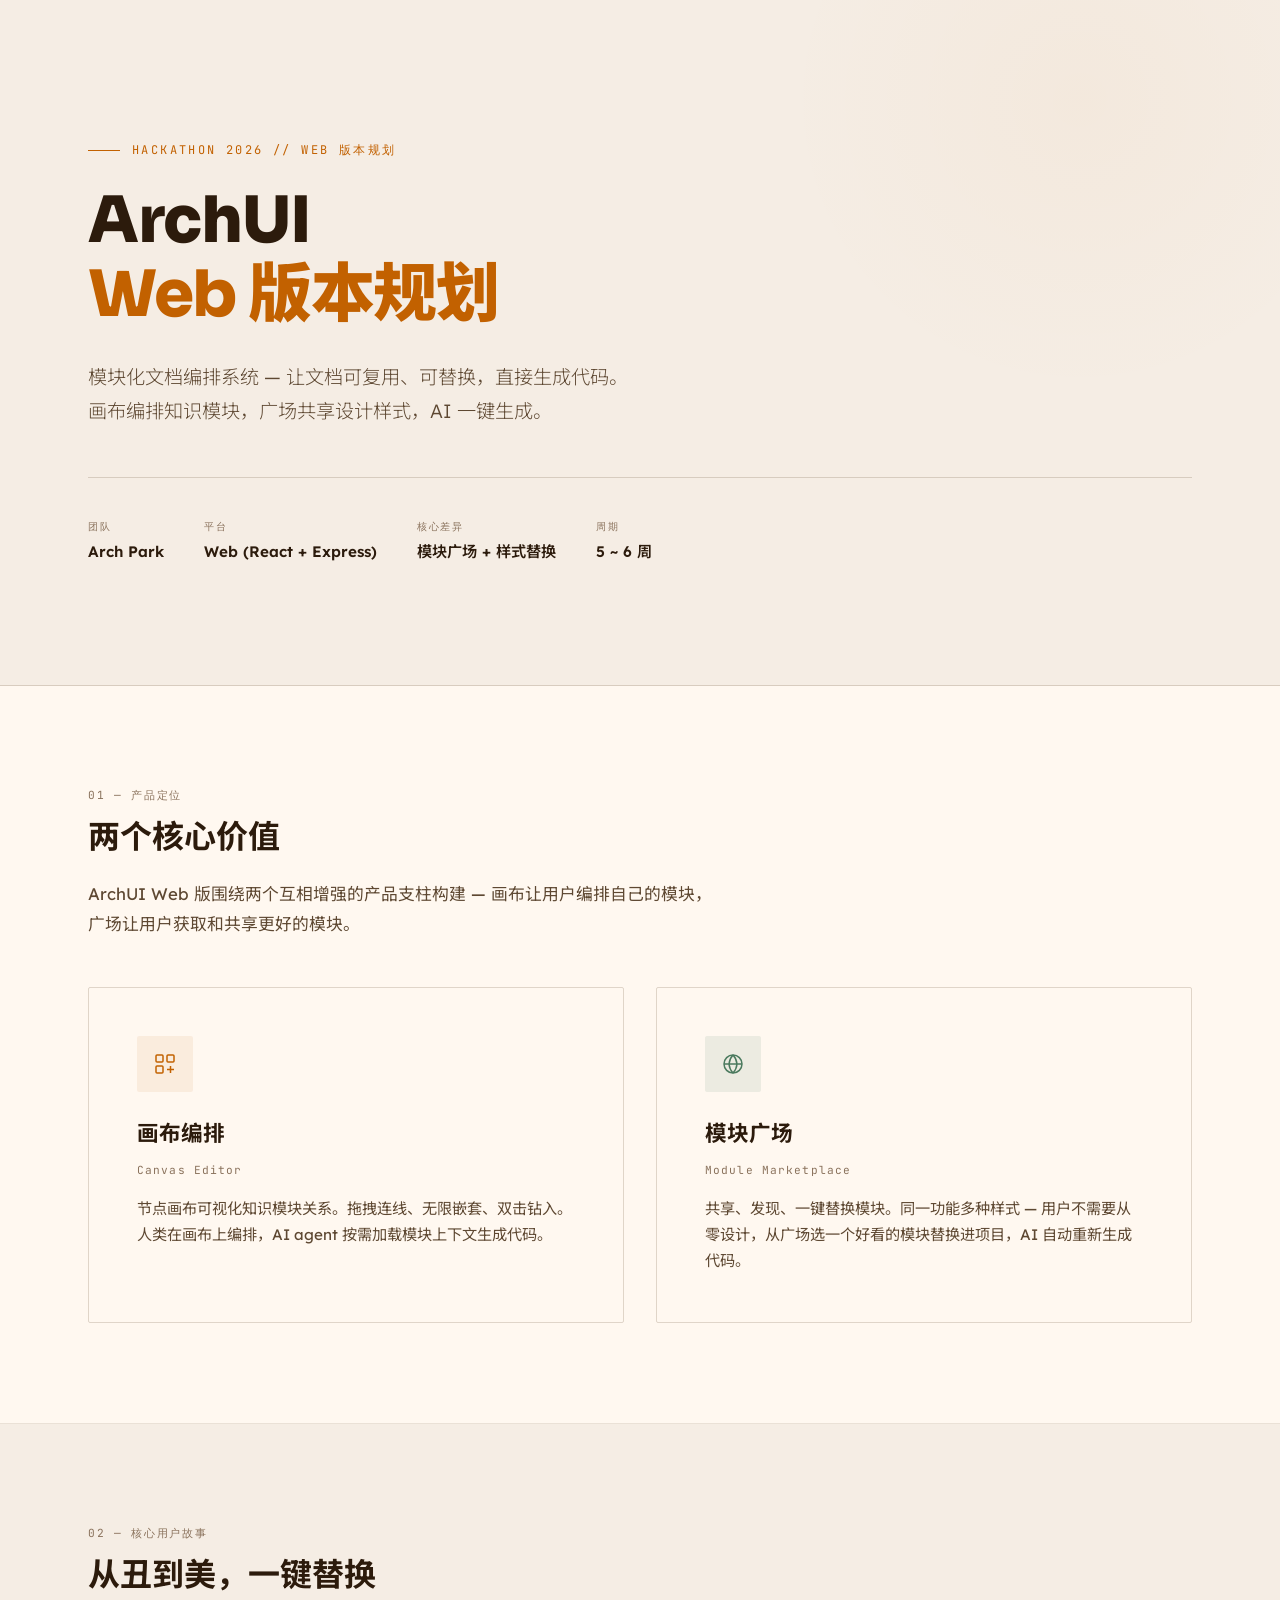
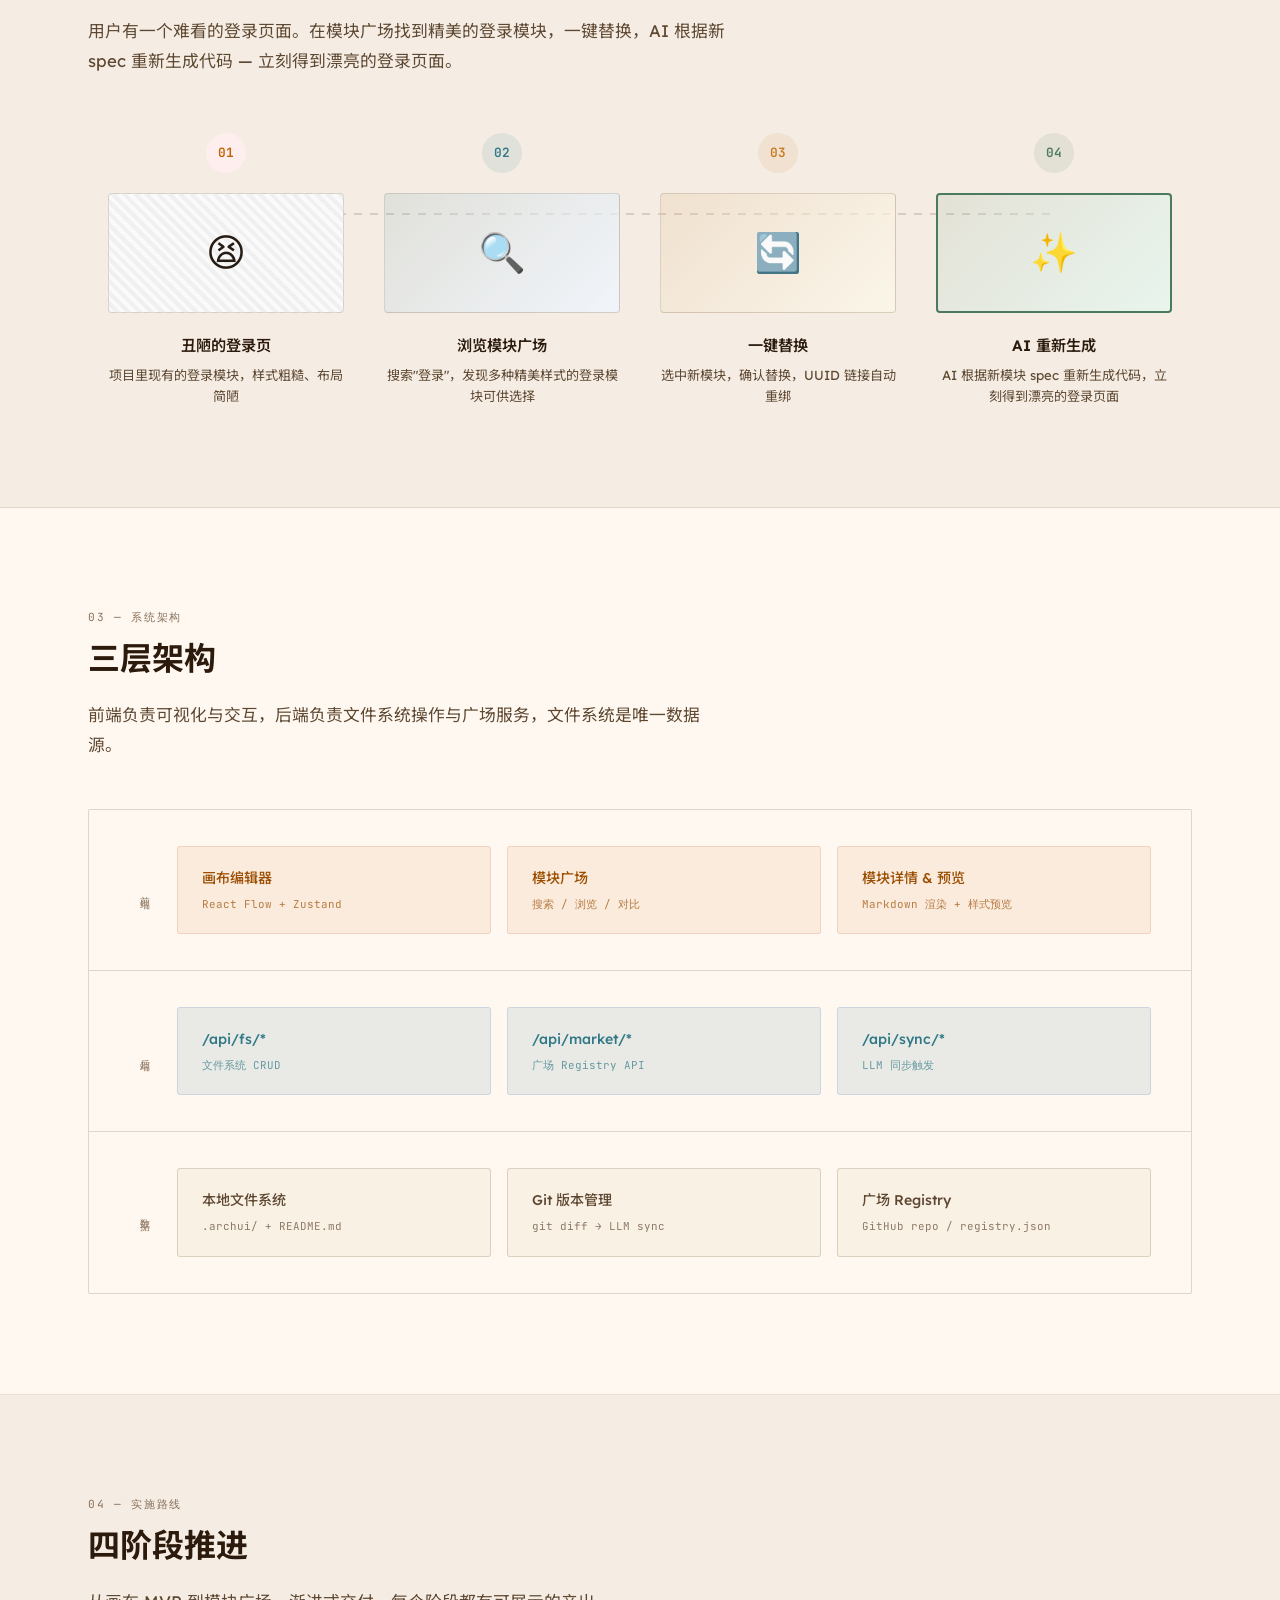
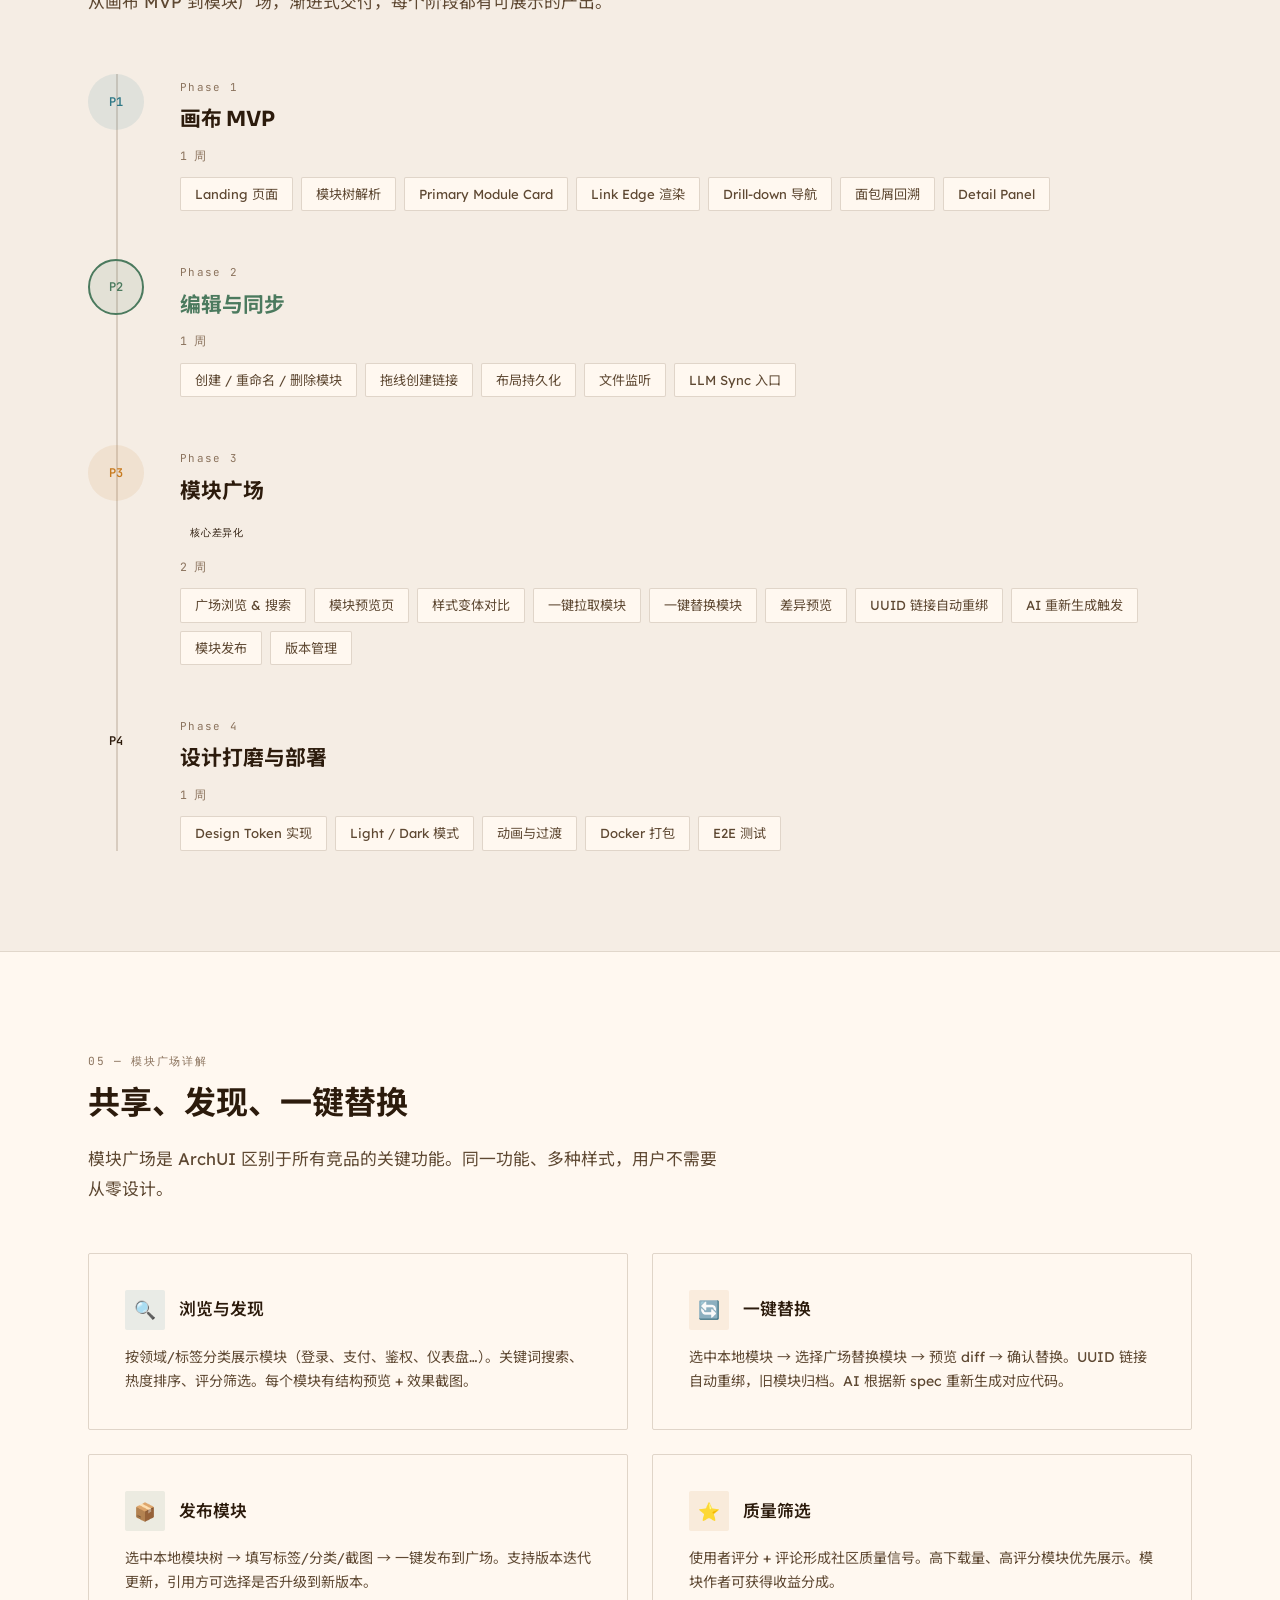
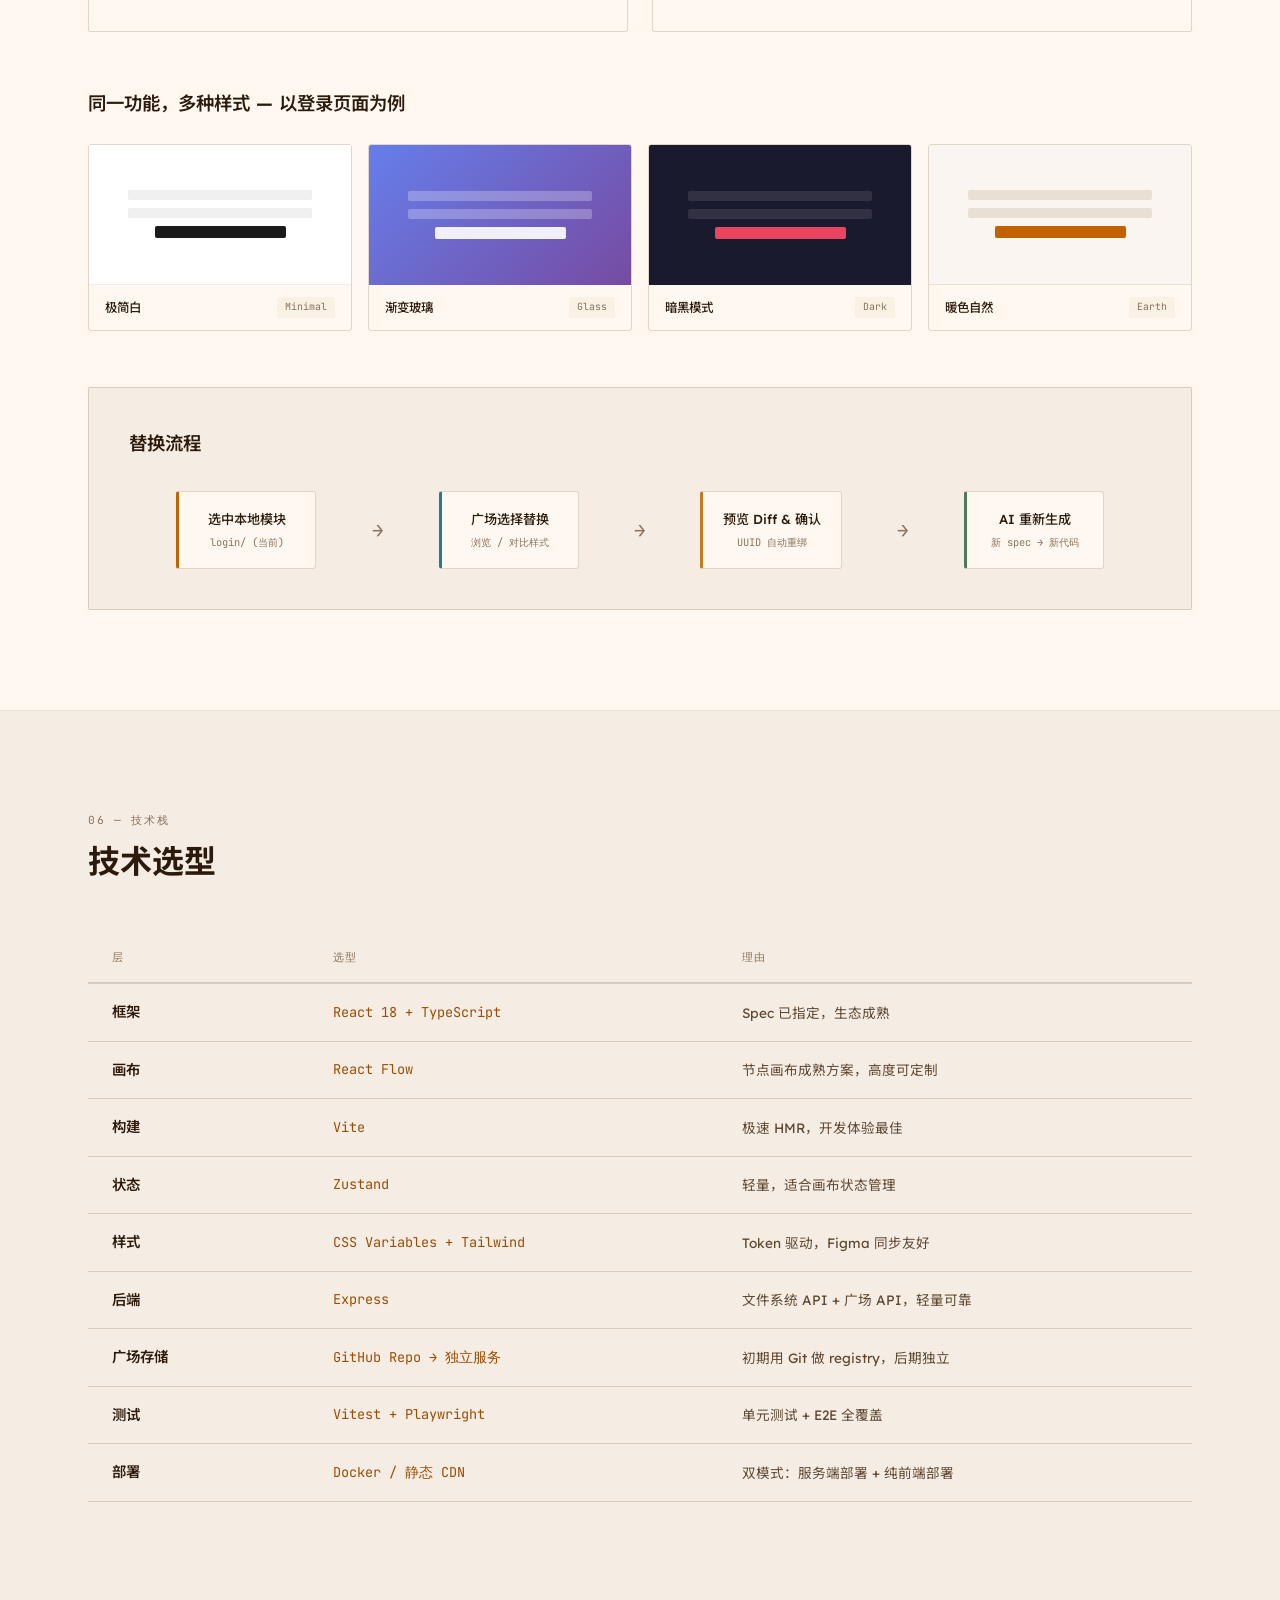
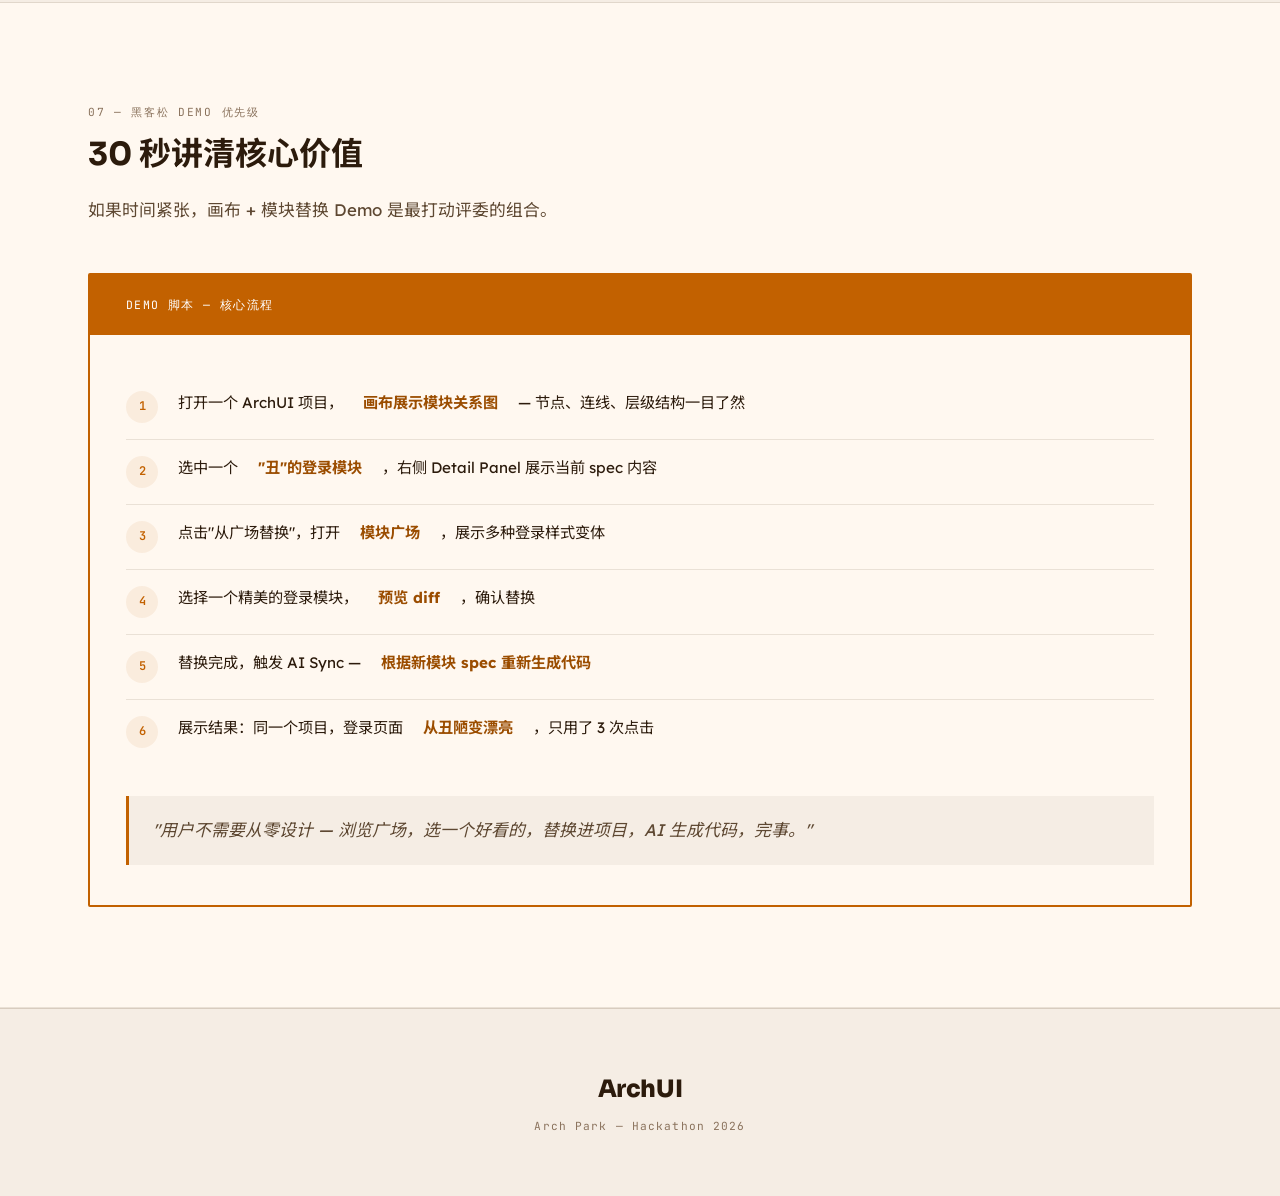
<file: hackathon/web-demo/resources/web-plan.html>
<!DOCTYPE html>
<html lang="zh-CN">
<head>
<meta charset="UTF-8">
<meta name="viewport" content="width=device-width, initial-scale=1.0">
<title>ArchUI Web 版本规划</title>
<link rel="preconnect" href="https://fonts.googleapis.com">
<link rel="preconnect" href="https://fonts.gstatic.com" crossorigin>
<link href="https://fonts.googleapis.com/css2?family=Lexend:wght@300;400;500;600;700&family=Sora:wght@400;500;600;700;800&family=JetBrains+Mono:wght@400;600&family=Noto+Sans+SC:wght@300;400;500;700;900&display=swap" rel="stylesheet">
<style>
:root {
  --ink: #2C1B0C;
  --ink-light: #5E4832;
  --ink-muted: #8A725C;
  --ink-faint: #B0A090;
  --surface: #FFF8F0;
  --surface-warm: #F5EDE4;
  --surface-cool: #FAF1E5;
  --border: rgba(86, 57, 27, .18);
  --border-light: rgba(86, 57, 27, .12);
  --accent: #C26100;
  --accent-soft: rgba(194, 97, 0, .08);
  --accent-dark: #9B4D00;
  --green: #4B7A5E;
  --green-soft: rgba(75, 122, 94, .1);
  --blue: #2F7886;
  --blue-soft: rgba(47, 120, 134, .1);
  --gold: #C77A1F;
  --gold-soft: rgba(199, 122, 31, .1);
  --purple: #6a4aaa;
  --purple-soft: rgba(106, 74, 170, .1);
  --sans: 'Lexend', 'Sora', 'Noto Sans SC', 'PingFang SC', system-ui, sans-serif;
  --heading: 'Sora', 'Lexend', 'Noto Sans SC', 'PingFang SC', system-ui, sans-serif;
  --mono: 'JetBrains Mono', 'Cascadia Code', ui-monospace, monospace;
  --radius: 10px;
  --shadow-sm: 0 2px 8px rgba(85, 55, 24, .06);
  --shadow-md: 0 10px 26px rgba(85, 55, 24, .08);
  --shadow-lg: 0 18px 40px rgba(85, 55, 24, .12);
}

* { margin: 0; padding: 0; box-sizing: border-box; }

html {
  font-size: 16px;
  scroll-behavior: smooth;
  -webkit-font-smoothing: antialiased;
}

body {
  background: var(--surface-warm);
  color: var(--ink);
  font-family: var(--sans);
  line-height: 1.7;
  overflow-x: hidden;
}

/* Utility */
.container {
  max-width: 1200px;
  margin: 0 auto;
  padding: 0 48px;
}

.section-number {
  font-family: var(--mono);
  font-size: 0.7rem;
  letter-spacing: 0.15em;
  text-transform: uppercase;
  color: var(--ink-muted);
  margin-bottom: 12px;
  display: block;
}

.section-title {
  font-family: var(--heading);
  font-weight: 700;
  font-size: 2rem;
  line-height: 1.3;
  margin-bottom: 20px;
  color: var(--ink);
}

.section-desc {
  font-size: 1.05rem;
  color: var(--ink-light);
  max-width: 640px;
  line-height: 1.8;
}

section {
  padding: 100px 0;
  border-bottom: 1px solid var(--border-light);
}

/* ==================== HERO ==================== */
.hero {
  padding: 140px 0 120px;
  position: relative;
  overflow: hidden;
  border-bottom: 1px solid var(--border);
}

.hero::before {
  content: '';
  position: absolute;
  top: -200px;
  right: -100px;
  width: 600px;
  height: 600px;
  background: radial-gradient(circle, var(--accent-soft) 0%, transparent 70%);
  opacity: 0.4;
  pointer-events: none;
}

.hero-eyebrow {
  font-family: var(--mono);
  font-size: 0.75rem;
  letter-spacing: 0.2em;
  text-transform: uppercase;
  color: var(--accent);
  margin-bottom: 24px;
  display: flex;
  align-items: center;
  gap: 12px;
}

.hero-eyebrow::before {
  content: '';
  width: 32px;
  height: 1px;
  background: var(--accent);
}

.hero-title {
  font-family: var(--heading);
  font-weight: 900;
  font-size: clamp(2.8rem, 5vw, 4.2rem);
  line-height: 1.15;
  margin-bottom: 28px;
  letter-spacing: -0.02em;
}

.hero-title em {
  font-style: normal;
  color: var(--accent);
}

.hero-tagline {
  font-size: 1.2rem;
  color: var(--ink-light);
  font-weight: 300;
  line-height: 1.8;
  max-width: 600px;
  margin-bottom: 48px;
}

.hero-meta {
  display: flex;
  gap: 40px;
  padding-top: 40px;
  border-top: 1px solid var(--border);
}

.hero-meta-item {
  display: flex;
  flex-direction: column;
  gap: 4px;
}

.hero-meta-label {
  font-family: var(--mono);
  font-size: 0.65rem;
  letter-spacing: 0.15em;
  text-transform: uppercase;
  color: var(--ink-muted);
}

.hero-meta-value {
  font-weight: 600;
  font-size: 0.95rem;
}

/* ==================== POSITIONING ==================== */
.positioning {
  background: var(--surface);
}

.positioning-grid {
  display: grid;
  grid-template-columns: 1fr 1fr;
  gap: 32px;
  margin-top: 48px;
}

.pos-card {
  padding: 48px;
  border: 1px solid var(--border);
  border-radius: 2px;
  position: relative;
  transition: all 0.3s ease;
}

.pos-card:hover {
  border-color: var(--ink-muted);
  box-shadow: 0 8px 32px rgba(0,0,0,0.04);
}

.pos-card-icon {
  width: 56px;
  height: 56px;
  border-radius: 2px;
  display: flex;
  align-items: center;
  justify-content: center;
  margin-bottom: 24px;
  font-size: 1.5rem;
}

.pos-card:nth-child(1) .pos-card-icon {
  background: var(--accent-soft);
  color: var(--accent);
}

.pos-card:nth-child(2) .pos-card-icon {
  background: var(--green-soft);
  color: var(--green);
}

.pos-card-title {
  font-family: var(--heading);
  font-weight: 700;
  font-size: 1.35rem;
  margin-bottom: 8px;
}

.pos-card-subtitle {
  font-family: var(--mono);
  font-size: 0.7rem;
  letter-spacing: 0.1em;
  color: var(--ink-muted);
  margin-bottom: 16px;
}

.pos-card-desc {
  color: var(--ink-light);
  font-size: 0.95rem;
  line-height: 1.7;
}

/* ==================== USER STORY ==================== */
.story {
  background: var(--surface-warm);
}

.story-flow {
  display: grid;
  grid-template-columns: repeat(4, 1fr);
  gap: 0;
  margin-top: 56px;
  position: relative;
}

.story-flow::before {
  content: '';
  position: absolute;
  top: 80px;
  left: 12.5%;
  right: 12.5%;
  height: 2px;
  background: repeating-linear-gradient(90deg, var(--border) 0, var(--border) 8px, transparent 8px, transparent 16px);
}

.story-step {
  text-align: center;
  padding: 0 20px;
  position: relative;
  z-index: 1;
}

.story-step-num {
  width: 40px;
  height: 40px;
  border-radius: 50%;
  display: flex;
  align-items: center;
  justify-content: center;
  margin: 0 auto 20px;
  font-family: var(--mono);
  font-size: 0.8rem;
  font-weight: 600;
}

.story-step:nth-child(1) .story-step-num { background: #fee; color: var(--accent); }
.story-step:nth-child(2) .story-step-num { background: var(--blue-soft); color: var(--blue); }
.story-step:nth-child(3) .story-step-num { background: var(--gold-soft); color: var(--gold); }
.story-step:nth-child(4) .story-step-num { background: var(--green-soft); color: var(--green); }

.story-step-visual {
  height: 120px;
  border: 1px solid var(--border);
  border-radius: 4px;
  margin-bottom: 20px;
  display: flex;
  align-items: center;
  justify-content: center;
  background: var(--surface);
  position: relative;
  overflow: hidden;
}

.story-step:nth-child(1) .story-step-visual {
  background: repeating-linear-gradient(45deg, #fafafa, #fafafa 4px, #f0f0f0 4px, #f0f0f0 8px);
}

.story-step:nth-child(1) .story-step-visual::after {
  content: '😫';
  font-size: 2.4rem;
  filter: grayscale(0.4);
}

.story-step:nth-child(2) .story-step-visual {
  background: linear-gradient(135deg, var(--blue-soft), #f0f4fa);
}

.story-step:nth-child(2) .story-step-visual::after {
  content: '🔍';
  font-size: 2.4rem;
}

.story-step:nth-child(3) .story-step-visual {
  background: linear-gradient(135deg, var(--gold-soft), #faf5e8);
}

.story-step:nth-child(3) .story-step-visual::after {
  content: '🔄';
  font-size: 2.4rem;
}

.story-step:nth-child(4) .story-step-visual {
  background: linear-gradient(135deg, var(--green-soft), #e8f5ed);
  border-color: var(--green);
  border-width: 2px;
}

.story-step:nth-child(4) .story-step-visual::after {
  content: '✨';
  font-size: 2.4rem;
}

.story-step-title {
  font-weight: 600;
  font-size: 0.95rem;
  margin-bottom: 6px;
}

.story-step-desc {
  font-size: 0.82rem;
  color: var(--ink-light);
  line-height: 1.6;
}

.story-arrow {
  position: absolute;
  top: 76px;
  font-size: 1.2rem;
  color: var(--ink-muted);
  z-index: 2;
}

/* ==================== ARCHITECTURE ==================== */
.arch {
  background: var(--surface);
}

.arch-diagram {
  margin-top: 48px;
  border: 1px solid var(--border);
  border-radius: 2px;
  overflow: hidden;
}

.arch-layer {
  padding: 36px 40px;
  display: flex;
  align-items: center;
  gap: 24px;
}

.arch-layer + .arch-layer {
  border-top: 1px solid var(--border);
}

.arch-layer-label {
  writing-mode: vertical-rl;
  font-family: var(--mono);
  font-size: 0.65rem;
  letter-spacing: 0.15em;
  text-transform: uppercase;
  color: var(--ink-muted);
  min-width: 24px;
  text-align: center;
}

.arch-boxes {
  display: flex;
  gap: 16px;
  flex: 1;
  flex-wrap: wrap;
}

.arch-box {
  flex: 1;
  min-width: 160px;
  padding: 20px 24px;
  border-radius: 3px;
  font-size: 0.88rem;
  font-weight: 500;
}

.arch-box-sub {
  display: block;
  font-family: var(--mono);
  font-size: 0.68rem;
  font-weight: 400;
  margin-top: 4px;
  opacity: 0.7;
}

.arch-layer:nth-child(1) .arch-box {
  background: var(--accent-soft);
  color: var(--accent-dark);
  border: 1px solid rgba(196, 75, 43, 0.15);
}

.arch-layer:nth-child(2) .arch-box {
  background: var(--blue-soft);
  color: var(--blue);
  border: 1px solid rgba(43, 95, 196, 0.15);
}

.arch-layer:nth-child(3) .arch-box {
  background: var(--surface-cool);
  color: var(--ink-light);
  border: 1px solid var(--border);
}

/* ==================== TIMELINE ==================== */
.timeline {
  background: var(--surface-warm);
}

.timeline-track {
  margin-top: 56px;
  position: relative;
}

.timeline-line {
  position: absolute;
  left: 28px;
  top: 0;
  bottom: 0;
  width: 2px;
  background: var(--border);
}

.timeline-item {
  display: flex;
  gap: 36px;
  padding-bottom: 48px;
  position: relative;
}

.timeline-item:last-child { padding-bottom: 0; }

.timeline-dot {
  width: 56px;
  min-width: 56px;
  height: 56px;
  border-radius: 50%;
  display: flex;
  align-items: center;
  justify-content: center;
  font-family: var(--mono);
  font-size: 0.75rem;
  font-weight: 600;
  position: relative;
  z-index: 1;
}

.timeline-item:nth-child(1) .timeline-dot { background: var(--accent-soft); color: var(--accent); }
.timeline-item:nth-child(2) .timeline-dot { background: var(--blue-soft); color: var(--blue); }
.timeline-item:nth-child(3) .timeline-dot { background: var(--green-soft); color: var(--green); border: 2px solid var(--green); }
.timeline-item:nth-child(4) .timeline-dot { background: var(--gold-soft); color: var(--gold); }

.timeline-content {
  flex: 1;
  padding-top: 4px;
}

.timeline-phase {
  font-family: var(--mono);
  font-size: 0.68rem;
  letter-spacing: 0.12em;
  color: var(--ink-muted);
  margin-bottom: 6px;
}

.timeline-title {
  font-family: var(--heading);
  font-weight: 700;
  font-size: 1.3rem;
  margin-bottom: 8px;
}

.timeline-duration {
  font-family: var(--mono);
  font-size: 0.72rem;
  color: var(--ink-muted);
  margin-bottom: 12px;
}

.timeline-tasks {
  list-style: none;
  display: flex;
  flex-wrap: wrap;
  gap: 8px;
}

.timeline-tasks li {
  font-size: 0.82rem;
  padding: 5px 14px;
  background: var(--surface);
  border: 1px solid var(--border);
  border-radius: 2px;
  color: var(--ink-light);
}

.timeline-item:nth-child(3) .timeline-title {
  color: var(--green);
}

.timeline-highlight {
  display: inline-block;
  font-family: var(--mono);
  font-size: 0.65rem;
  letter-spacing: 0.08em;
  padding: 3px 10px;
  border-radius: 2px;
  margin-bottom: 12px;
}

.timeline-item:nth-child(3) .timeline-highlight {
  background: var(--green-soft);
  color: var(--green);
}

/* ==================== MARKETPLACE ==================== */
.marketplace {
  background: var(--surface);
}

.market-grid {
  display: grid;
  grid-template-columns: repeat(2, 1fr);
  gap: 24px;
  margin-top: 48px;
}

.market-card {
  padding: 36px;
  border: 1px solid var(--border);
  border-radius: 2px;
  transition: all 0.3s ease;
}

.market-card:hover {
  border-color: var(--ink-muted);
  box-shadow: 0 4px 20px rgba(0,0,0,0.03);
}

.market-card-header {
  display: flex;
  align-items: center;
  gap: 14px;
  margin-bottom: 16px;
}

.market-card-icon {
  width: 40px;
  height: 40px;
  border-radius: 2px;
  display: flex;
  align-items: center;
  justify-content: center;
  font-size: 1.1rem;
}

.market-card:nth-child(1) .market-card-icon { background: var(--blue-soft); }
.market-card:nth-child(2) .market-card-icon { background: var(--accent-soft); }
.market-card:nth-child(3) .market-card-icon { background: var(--green-soft); }
.market-card:nth-child(4) .market-card-icon { background: var(--gold-soft); }

.market-card-title {
  font-weight: 600;
  font-size: 1.05rem;
}

.market-card-desc {
  font-size: 0.88rem;
  color: var(--ink-light);
  line-height: 1.7;
}

/* Style variants showcase */
.variants {
  margin-top: 56px;
}

.variants-header {
  font-family: var(--sans);
  font-weight: 600;
  font-size: 1.15rem;
  margin-bottom: 24px;
  color: var(--ink);
}

.variants-grid {
  display: grid;
  grid-template-columns: repeat(4, 1fr);
  gap: 16px;
}

.variant-card {
  border: 1px solid var(--border);
  border-radius: 3px;
  overflow: hidden;
  transition: all 0.3s ease;
  cursor: pointer;
}

.variant-card:hover {
  transform: translateY(-2px);
  box-shadow: 0 8px 24px rgba(0,0,0,0.06);
}

.variant-preview {
  height: 140px;
  display: flex;
  flex-direction: column;
  align-items: center;
  justify-content: center;
  gap: 8px;
  position: relative;
}

.variant-preview-input {
  width: 70%;
  height: 10px;
  border-radius: 2px;
  background: rgba(0,0,0,0.08);
}

.variant-preview-btn {
  width: 50%;
  height: 12px;
  border-radius: 2px;
}

/* Variant 1: Minimal White */
.variant-card:nth-child(1) .variant-preview {
  background: #fff;
  border-bottom: 1px solid #eee;
}
.variant-card:nth-child(1) .variant-preview-btn { background: #1a1a1a; }
.variant-card:nth-child(1) .variant-preview-input { background: #f0f0f0; }

/* Variant 2: Gradient Glass */
.variant-card:nth-child(2) .variant-preview {
  background: linear-gradient(135deg, #667eea, #764ba2);
  border-bottom: none;
}
.variant-card:nth-child(2) .variant-preview-input { background: rgba(255,255,255,0.25); }
.variant-card:nth-child(2) .variant-preview-btn { background: rgba(255,255,255,0.9); }

/* Variant 3: Dark Mode */
.variant-card:nth-child(3) .variant-preview {
  background: #1a1a2e;
  border-bottom: none;
}
.variant-card:nth-child(3) .variant-preview-input { background: rgba(255,255,255,0.1); }
.variant-card:nth-child(3) .variant-preview-btn { background: #e94560; }

/* Variant 4: Warm Earth */
.variant-card:nth-child(4) .variant-preview {
  background: #faf5f0;
  border-bottom: 1px solid #e8dfd5;
}
.variant-card:nth-child(4) .variant-preview-input { background: #e8dfd5; }
.variant-card:nth-child(4) .variant-preview-btn { background: #C26100; }

.variant-label {
  padding: 12px 16px;
  font-size: 0.78rem;
  display: flex;
  justify-content: space-between;
  align-items: center;
}

.variant-name { font-weight: 500; }

.variant-tag {
  font-family: var(--mono);
  font-size: 0.62rem;
  padding: 2px 8px;
  background: var(--surface-cool);
  border-radius: 2px;
  color: var(--ink-muted);
}

/* ==================== REPLACE FLOW ==================== */
.replace-flow {
  margin-top: 56px;
  padding: 40px;
  border: 1px solid var(--border);
  border-radius: 2px;
  background: var(--surface-warm);
}

.replace-flow-title {
  font-family: var(--sans);
  font-weight: 600;
  font-size: 1.15rem;
  margin-bottom: 32px;
}

.replace-steps {
  display: flex;
  align-items: center;
  gap: 0;
  justify-content: space-between;
}

.replace-step {
  flex: 1;
  text-align: center;
  position: relative;
}

.replace-step-box {
  display: inline-block;
  padding: 16px 20px;
  border: 1px solid var(--border);
  border-radius: 3px;
  background: var(--surface);
  font-size: 0.82rem;
  font-weight: 500;
  min-width: 140px;
  transition: all 0.3s ease;
}

.replace-step:nth-child(1) .replace-step-box { border-left: 3px solid var(--accent); }
.replace-step:nth-child(3) .replace-step-box { border-left: 3px solid var(--blue); }
.replace-step:nth-child(5) .replace-step-box { border-left: 3px solid var(--gold); }
.replace-step:nth-child(7) .replace-step-box { border-left: 3px solid var(--green); }

.replace-step-sub {
  font-family: var(--mono);
  font-size: 0.65rem;
  color: var(--ink-muted);
  display: block;
  margin-top: 4px;
  font-weight: 400;
}

.replace-arrow {
  font-family: var(--mono);
  color: var(--ink-muted);
  font-size: 1.2rem;
  flex: 0;
  padding: 0 8px;
}

/* ==================== TECH STACK ==================== */
.techstack {
  background: var(--surface-warm);
}

.tech-table {
  margin-top: 48px;
  width: 100%;
  border-collapse: collapse;
}

.tech-table th,
.tech-table td {
  text-align: left;
  padding: 16px 24px;
  border-bottom: 1px solid var(--border);
  font-size: 0.9rem;
}

.tech-table th {
  font-family: var(--mono);
  font-size: 0.68rem;
  letter-spacing: 0.12em;
  text-transform: uppercase;
  color: var(--ink-muted);
  font-weight: 500;
  border-bottom: 2px solid var(--border);
}

.tech-table td:first-child {
  font-weight: 600;
  color: var(--ink);
  width: 20%;
}

.tech-table td:nth-child(2) {
  font-family: var(--mono);
  font-size: 0.85rem;
  color: var(--accent-dark);
}

.tech-table td:nth-child(3) {
  color: var(--ink-light);
  font-size: 0.85rem;
}

.tech-table tr:hover td {
  background: rgba(0,0,0,0.01);
}

/* ==================== DEMO PRIORITY ==================== */
.demo {
  background: var(--surface);
}

.demo-card {
  margin-top: 48px;
  border: 2px solid var(--accent);
  border-radius: 2px;
  overflow: hidden;
}

.demo-card-header {
  background: var(--accent);
  color: white;
  padding: 20px 36px;
  font-family: var(--mono);
  font-size: 0.72rem;
  letter-spacing: 0.12em;
  text-transform: uppercase;
}

.demo-card-body {
  padding: 40px 36px;
}

.demo-steps {
  list-style: none;
  counter-reset: demo;
}

.demo-steps li {
  counter-increment: demo;
  display: flex;
  align-items: flex-start;
  gap: 20px;
  padding: 16px 0;
  border-bottom: 1px solid var(--border-light);
  font-size: 0.95rem;
  line-height: 1.6;
}

.demo-steps li:last-child { border-bottom: none; }

.demo-steps li::before {
  content: counter(demo);
  font-family: var(--mono);
  font-size: 0.75rem;
  font-weight: 600;
  width: 32px;
  min-width: 32px;
  height: 32px;
  border-radius: 50%;
  background: var(--accent-soft);
  color: var(--accent);
  display: flex;
  align-items: center;
  justify-content: center;
}

.demo-steps li strong {
  color: var(--accent-dark);
}

.demo-tagline {
  margin-top: 32px;
  padding: 20px 24px;
  background: var(--surface-warm);
  border-left: 3px solid var(--accent);
  font-family: var(--sans);
  font-size: 1.05rem;
  color: var(--ink-light);
  font-style: italic;
}

/* ==================== FOOTER ==================== */
.footer {
  padding: 60px 0;
  text-align: center;
  border-top: 1px solid var(--border);
}

.footer-logo {
  font-family: var(--heading);
  font-weight: 900;
  font-size: 1.5rem;
  letter-spacing: -0.02em;
  margin-bottom: 8px;
}

.footer-sub {
  font-family: var(--mono);
  font-size: 0.7rem;
  color: var(--ink-muted);
  letter-spacing: 0.1em;
}

/* ==================== ANIMATIONS ==================== */
@keyframes fadeUp {
  from { opacity: 0; transform: translateY(24px); }
  to { opacity: 1; transform: translateY(0); }
}

.animate {
  opacity: 0;
  animation: fadeUp 0.6s ease forwards;
}

.animate-d1 { animation-delay: 0.1s; }
.animate-d2 { animation-delay: 0.2s; }
.animate-d3 { animation-delay: 0.3s; }
.animate-d4 { animation-delay: 0.4s; }
.animate-d5 { animation-delay: 0.5s; }

/* ==================== RESPONSIVE ==================== */
@media (max-width: 768px) {
  .container { padding: 0 24px; }
  section { padding: 64px 0; }
  .hero { padding: 80px 0; }
  .positioning-grid { grid-template-columns: 1fr; }
  .story-flow { grid-template-columns: 1fr 1fr; gap: 24px; }
  .story-flow::before { display: none; }
  .variants-grid { grid-template-columns: 1fr 1fr; }
  .market-grid { grid-template-columns: 1fr; }
  .replace-steps { flex-direction: column; gap: 12px; }
  .replace-arrow { transform: rotate(90deg); }
  .hero-meta { flex-wrap: wrap; gap: 24px; }
  .arch-layer { flex-direction: column; }
  .arch-layer-label { writing-mode: horizontal-tb; }
}
</style>
</head>
<body>

<!-- HERO -->
<section class="hero">
  <div class="container">
    <div class="hero-eyebrow animate">Hackathon 2026 // Web 版本规划</div>
    <h1 class="hero-title animate animate-d1">
      ArchUI<br><em>Web 版本规划</em>
    </h1>
    <p class="hero-tagline animate animate-d2">
      模块化文档编排系统 — 让文档可复用、可替换，直接生成代码。<br>
      画布编排知识模块，广场共享设计样式，AI 一键生成。
    </p>
    <div class="hero-meta animate animate-d3">
      <div class="hero-meta-item">
        <span class="hero-meta-label">团队</span>
        <span class="hero-meta-value">Arch Park</span>
      </div>
      <div class="hero-meta-item">
        <span class="hero-meta-label">平台</span>
        <span class="hero-meta-value">Web (React + Express)</span>
      </div>
      <div class="hero-meta-item">
        <span class="hero-meta-label">核心差异</span>
        <span class="hero-meta-value">模块广场 + 样式替换</span>
      </div>
      <div class="hero-meta-item">
        <span class="hero-meta-label">周期</span>
        <span class="hero-meta-value">5 ~ 6 周</span>
      </div>
    </div>
  </div>
</section>

<!-- POSITIONING -->
<section class="positioning">
  <div class="container">
    <span class="section-number">01 — 产品定位</span>
    <h2 class="section-title">两个核心价值</h2>
    <p class="section-desc">ArchUI Web 版围绕两个互相增强的产品支柱构建 — 画布让用户编排自己的模块，广场让用户获取和共享更好的模块。</p>
    <div class="positioning-grid">
      <div class="pos-card">
        <div class="pos-card-icon">
          <svg width="24" height="24" fill="none" viewBox="0 0 24 24" stroke="currentColor" stroke-width="1.5"><rect x="3" y="3" width="7" height="7" rx="1"/><rect x="14" y="3" width="7" height="7" rx="1"/><rect x="3" y="14" width="7" height="7" rx="1"/><path d="M17.5 14v7M14 17.5h7"/></svg>
        </div>
        <h3 class="pos-card-title">画布编排</h3>
        <div class="pos-card-subtitle">Canvas Editor</div>
        <p class="pos-card-desc">节点画布可视化知识模块关系。拖拽连线、无限嵌套、双击钻入。人类在画布上编排，AI agent 按需加载模块上下文生成代码。</p>
      </div>
      <div class="pos-card">
        <div class="pos-card-icon">
          <svg width="24" height="24" fill="none" viewBox="0 0 24 24" stroke="currentColor" stroke-width="1.5"><circle cx="12" cy="12" r="9"/><path d="M12 3a15 15 0 0 1 4 9 15 15 0 0 1-4 9m0-18a15 15 0 0 0-4 9 15 15 0 0 0 4 9M3 12h18"/></svg>
        </div>
        <h3 class="pos-card-title">模块广场</h3>
        <div class="pos-card-subtitle">Module Marketplace</div>
        <p class="pos-card-desc">共享、发现、一键替换模块。同一功能多种样式 — 用户不需要从零设计，从广场选一个好看的模块替换进项目，AI 自动重新生成代码。</p>
      </div>
    </div>
  </div>
</section>

<!-- USER STORY -->
<section class="story">
  <div class="container">
    <span class="section-number">02 — 核心用户故事</span>
    <h2 class="section-title">从丑到美，一键替换</h2>
    <p class="section-desc">用户有一个难看的登录页面。在模块广场找到精美的登录模块，一键替换，AI 根据新 spec 重新生成代码 — 立刻得到漂亮的登录页面。</p>
    <div class="story-flow">
      <div class="story-step">
        <div class="story-step-num">01</div>
        <div class="story-step-visual"></div>
        <div class="story-step-title">丑陋的登录页</div>
        <div class="story-step-desc">项目里现有的登录模块，样式粗糙、布局简陋</div>
      </div>
      <div class="story-step">
        <div class="story-step-num">02</div>
        <div class="story-step-visual"></div>
        <div class="story-step-title">浏览模块广场</div>
        <div class="story-step-desc">搜索"登录"，发现多种精美样式的登录模块可供选择</div>
      </div>
      <div class="story-step">
        <div class="story-step-num">03</div>
        <div class="story-step-visual"></div>
        <div class="story-step-title">一键替换</div>
        <div class="story-step-desc">选中新模块，确认替换，UUID 链接自动重绑</div>
      </div>
      <div class="story-step">
        <div class="story-step-num">04</div>
        <div class="story-step-visual"></div>
        <div class="story-step-title">AI 重新生成</div>
        <div class="story-step-desc">AI 根据新模块 spec 重新生成代码，立刻得到漂亮的登录页面</div>
      </div>
    </div>
  </div>
</section>

<!-- ARCHITECTURE -->
<section class="arch">
  <div class="container">
    <span class="section-number">03 — 系统架构</span>
    <h2 class="section-title">三层架构</h2>
    <p class="section-desc">前端负责可视化与交互，后端负责文件系统操作与广场服务，文件系统是唯一数据源。</p>
    <div class="arch-diagram">
      <div class="arch-layer">
        <div class="arch-layer-label">前端</div>
        <div class="arch-boxes">
          <div class="arch-box">
            画布编辑器
            <span class="arch-box-sub">React Flow + Zustand</span>
          </div>
          <div class="arch-box">
            模块广场
            <span class="arch-box-sub">搜索 / 浏览 / 对比</span>
          </div>
          <div class="arch-box">
            模块详情 & 预览
            <span class="arch-box-sub">Markdown 渲染 + 样式预览</span>
          </div>
        </div>
      </div>
      <div class="arch-layer">
        <div class="arch-layer-label">后端</div>
        <div class="arch-boxes">
          <div class="arch-box">
            /api/fs/*
            <span class="arch-box-sub">文件系统 CRUD</span>
          </div>
          <div class="arch-box">
            /api/market/*
            <span class="arch-box-sub">广场 Registry API</span>
          </div>
          <div class="arch-box">
            /api/sync/*
            <span class="arch-box-sub">LLM 同步触发</span>
          </div>
        </div>
      </div>
      <div class="arch-layer">
        <div class="arch-layer-label">数据</div>
        <div class="arch-boxes">
          <div class="arch-box">
            本地文件系统
            <span class="arch-box-sub">.archui/ + README.md</span>
          </div>
          <div class="arch-box">
            Git 版本管理
            <span class="arch-box-sub">git diff → LLM sync</span>
          </div>
          <div class="arch-box">
            广场 Registry
            <span class="arch-box-sub">GitHub repo / registry.json</span>
          </div>
        </div>
      </div>
    </div>
  </div>
</section>

<!-- TIMELINE -->
<section class="timeline">
  <div class="container">
    <span class="section-number">04 — 实施路线</span>
    <h2 class="section-title">四阶段推进</h2>
    <p class="section-desc">从画布 MVP 到模块广场，渐进式交付，每个阶段都有可展示的产出。</p>
    <div class="timeline-track">
      <div class="timeline-line"></div>

      <div class="timeline-item">
        <div class="timeline-dot">P1</div>
        <div class="timeline-content">
          <div class="timeline-phase">Phase 1</div>
          <div class="timeline-title">画布 MVP</div>
          <div class="timeline-duration">1 周</div>
          <ul class="timeline-tasks">
            <li>Landing 页面</li>
            <li>模块树解析</li>
            <li>Primary Module Card</li>
            <li>Link Edge 渲染</li>
            <li>Drill-down 导航</li>
            <li>面包屑回溯</li>
            <li>Detail Panel</li>
          </ul>
        </div>
      </div>

      <div class="timeline-item">
        <div class="timeline-dot">P2</div>
        <div class="timeline-content">
          <div class="timeline-phase">Phase 2</div>
          <div class="timeline-title">编辑与同步</div>
          <div class="timeline-duration">1 周</div>
          <ul class="timeline-tasks">
            <li>创建 / 重命名 / 删除模块</li>
            <li>拖线创建链接</li>
            <li>布局持久化</li>
            <li>文件监听</li>
            <li>LLM Sync 入口</li>
          </ul>
        </div>
      </div>

      <div class="timeline-item">
        <div class="timeline-dot">P3</div>
        <div class="timeline-content">
          <div class="timeline-phase">Phase 3</div>
          <div class="timeline-title">模块广场</div>
          <span class="timeline-highlight">核心差异化</span>
          <div class="timeline-duration">2 周</div>
          <ul class="timeline-tasks">
            <li>广场浏览 & 搜索</li>
            <li>模块预览页</li>
            <li>样式变体对比</li>
            <li>一键拉取模块</li>
            <li>一键替换模块</li>
            <li>差异预览</li>
            <li>UUID 链接自动重绑</li>
            <li>AI 重新生成触发</li>
            <li>模块发布</li>
            <li>版本管理</li>
          </ul>
        </div>
      </div>

      <div class="timeline-item">
        <div class="timeline-dot">P4</div>
        <div class="timeline-content">
          <div class="timeline-phase">Phase 4</div>
          <div class="timeline-title">设计打磨与部署</div>
          <div class="timeline-duration">1 周</div>
          <ul class="timeline-tasks">
            <li>Design Token 实现</li>
            <li>Light / Dark 模式</li>
            <li>动画与过渡</li>
            <li>Docker 打包</li>
            <li>E2E 测试</li>
          </ul>
        </div>
      </div>

    </div>
  </div>
</section>

<!-- MARKETPLACE DETAIL -->
<section class="marketplace">
  <div class="container">
    <span class="section-number">05 — 模块广场详解</span>
    <h2 class="section-title">共享、发现、一键替换</h2>
    <p class="section-desc">模块广场是 ArchUI 区别于所有竞品的关键功能。同一功能、多种样式，用户不需要从零设计。</p>

    <div class="market-grid">
      <div class="market-card">
        <div class="market-card-header">
          <div class="market-card-icon">🔍</div>
          <div class="market-card-title">浏览与发现</div>
        </div>
        <div class="market-card-desc">按领域/标签分类展示模块（登录、支付、鉴权、仪表盘…）。关键词搜索、热度排序、评分筛选。每个模块有结构预览 + 效果截图。</div>
      </div>
      <div class="market-card">
        <div class="market-card-header">
          <div class="market-card-icon">🔄</div>
          <div class="market-card-title">一键替换</div>
        </div>
        <div class="market-card-desc">选中本地模块 → 选择广场替换模块 → 预览 diff → 确认替换。UUID 链接自动重绑，旧模块归档。AI 根据新 spec 重新生成对应代码。</div>
      </div>
      <div class="market-card">
        <div class="market-card-header">
          <div class="market-card-icon">📦</div>
          <div class="market-card-title">发布模块</div>
        </div>
        <div class="market-card-desc">选中本地模块树 → 填写标签/分类/截图 → 一键发布到广场。支持版本迭代更新，引用方可选择是否升级到新版本。</div>
      </div>
      <div class="market-card">
        <div class="market-card-header">
          <div class="market-card-icon">⭐</div>
          <div class="market-card-title">质量筛选</div>
        </div>
        <div class="market-card-desc">使用者评分 + 评论形成社区质量信号。高下载量、高评分模块优先展示。模块作者可获得收益分成。</div>
      </div>
    </div>

    <!-- Style Variants -->
    <div class="variants">
      <div class="variants-header">同一功能，多种样式 — 以登录页面为例</div>
      <div class="variants-grid">
        <div class="variant-card">
          <div class="variant-preview">
            <div class="variant-preview-input"></div>
            <div class="variant-preview-input"></div>
            <div class="variant-preview-btn"></div>
          </div>
          <div class="variant-label">
            <span class="variant-name">极简白</span>
            <span class="variant-tag">Minimal</span>
          </div>
        </div>
        <div class="variant-card">
          <div class="variant-preview">
            <div class="variant-preview-input"></div>
            <div class="variant-preview-input"></div>
            <div class="variant-preview-btn"></div>
          </div>
          <div class="variant-label">
            <span class="variant-name">渐变玻璃</span>
            <span class="variant-tag">Glass</span>
          </div>
        </div>
        <div class="variant-card">
          <div class="variant-preview">
            <div class="variant-preview-input"></div>
            <div class="variant-preview-input"></div>
            <div class="variant-preview-btn"></div>
          </div>
          <div class="variant-label">
            <span class="variant-name">暗黑模式</span>
            <span class="variant-tag">Dark</span>
          </div>
        </div>
        <div class="variant-card">
          <div class="variant-preview">
            <div class="variant-preview-input"></div>
            <div class="variant-preview-input"></div>
            <div class="variant-preview-btn"></div>
          </div>
          <div class="variant-label">
            <span class="variant-name">暖色自然</span>
            <span class="variant-tag">Earth</span>
          </div>
        </div>
      </div>
    </div>

    <!-- Replace Flow -->
    <div class="replace-flow">
      <div class="replace-flow-title">替换流程</div>
      <div class="replace-steps">
        <div class="replace-step">
          <div class="replace-step-box">
            选中本地模块
            <span class="replace-step-sub">login/ (当前)</span>
          </div>
        </div>
        <div class="replace-arrow">→</div>
        <div class="replace-step">
          <div class="replace-step-box">
            广场选择替换
            <span class="replace-step-sub">浏览 / 对比样式</span>
          </div>
        </div>
        <div class="replace-arrow">→</div>
        <div class="replace-step">
          <div class="replace-step-box">
            预览 Diff & 确认
            <span class="replace-step-sub">UUID 自动重绑</span>
          </div>
        </div>
        <div class="replace-arrow">→</div>
        <div class="replace-step">
          <div class="replace-step-box">
            AI 重新生成
            <span class="replace-step-sub">新 spec → 新代码</span>
          </div>
        </div>
      </div>
    </div>
  </div>
</section>

<!-- TECH STACK -->
<section class="techstack">
  <div class="container">
    <span class="section-number">06 — 技术栈</span>
    <h2 class="section-title">技术选型</h2>
    <table class="tech-table">
      <thead>
        <tr>
          <th>层</th>
          <th>选型</th>
          <th>理由</th>
        </tr>
      </thead>
      <tbody>
        <tr>
          <td>框架</td>
          <td>React 18 + TypeScript</td>
          <td>Spec 已指定，生态成熟</td>
        </tr>
        <tr>
          <td>画布</td>
          <td>React Flow</td>
          <td>节点画布成熟方案，高度可定制</td>
        </tr>
        <tr>
          <td>构建</td>
          <td>Vite</td>
          <td>极速 HMR，开发体验最佳</td>
        </tr>
        <tr>
          <td>状态</td>
          <td>Zustand</td>
          <td>轻量，适合画布状态管理</td>
        </tr>
        <tr>
          <td>样式</td>
          <td>CSS Variables + Tailwind</td>
          <td>Token 驱动，Figma 同步友好</td>
        </tr>
        <tr>
          <td>后端</td>
          <td>Express</td>
          <td>文件系统 API + 广场 API，轻量可靠</td>
        </tr>
        <tr>
          <td>广场存储</td>
          <td>GitHub Repo → 独立服务</td>
          <td>初期用 Git 做 registry，后期独立</td>
        </tr>
        <tr>
          <td>测试</td>
          <td>Vitest + Playwright</td>
          <td>单元测试 + E2E 全覆盖</td>
        </tr>
        <tr>
          <td>部署</td>
          <td>Docker / 静态 CDN</td>
          <td>双模式：服务端部署 + 纯前端部署</td>
        </tr>
      </tbody>
    </table>
  </div>
</section>

<!-- DEMO PRIORITY -->
<section class="demo">
  <div class="container">
    <span class="section-number">07 — 黑客松 Demo 优先级</span>
    <h2 class="section-title">30 秒讲清核心价值</h2>
    <p class="section-desc">如果时间紧张，画布 + 模块替换 Demo 是最打动评委的组合。</p>
    <div class="demo-card">
      <div class="demo-card-header">Demo 脚本 — 核心流程</div>
      <div class="demo-card-body">
        <ol class="demo-steps">
          <li>打开一个 ArchUI 项目，<strong>画布展示模块关系图</strong> — 节点、连线、层级结构一目了然</li>
          <li>选中一个<strong>"丑"的登录模块</strong>，右侧 Detail Panel 展示当前 spec 内容</li>
          <li>点击"从广场替换"，打开<strong>模块广场</strong>，展示多种登录样式变体</li>
          <li>选择一个精美的登录模块，<strong>预览 diff</strong>，确认替换</li>
          <li>替换完成，触发 AI Sync — <strong>根据新模块 spec 重新生成代码</strong></li>
          <li>展示结果：同一个项目，登录页面<strong>从丑陋变漂亮</strong>，只用了 3 次点击</li>
        </ol>
        <div class="demo-tagline">
          "用户不需要从零设计 — 浏览广场，选一个好看的，替换进项目，AI 生成代码，完事。"
        </div>
      </div>
    </div>
  </div>
</section>

<!-- FOOTER -->
<footer class="footer">
  <div class="container">
    <div class="footer-logo">ArchUI</div>
    <div class="footer-sub">Arch Park &mdash; Hackathon 2026</div>
  </div>
</footer>

<script>
// Simple scroll-triggered animation
const observer = new IntersectionObserver((entries) => {
  entries.forEach(entry => {
    if (entry.isIntersecting) {
      entry.target.style.opacity = '1';
      entry.target.style.transform = 'translateY(0)';
    }
  });
}, { threshold: 0.1, rootMargin: '0px 0px -40px 0px' });

document.querySelectorAll('section').forEach(section => {
  section.style.opacity = '0';
  section.style.transform = 'translateY(20px)';
  section.style.transition = 'opacity 0.5s ease, transform 0.5s ease';
  observer.observe(section);
});

// Variant card click effect
document.querySelectorAll('.variant-card').forEach(card => {
  card.addEventListener('click', () => {
    document.querySelectorAll('.variant-card').forEach(c => c.style.borderColor = '');
    card.style.borderColor = '#C26100';
  });
});
</script>

</body>
</html>
</file>
